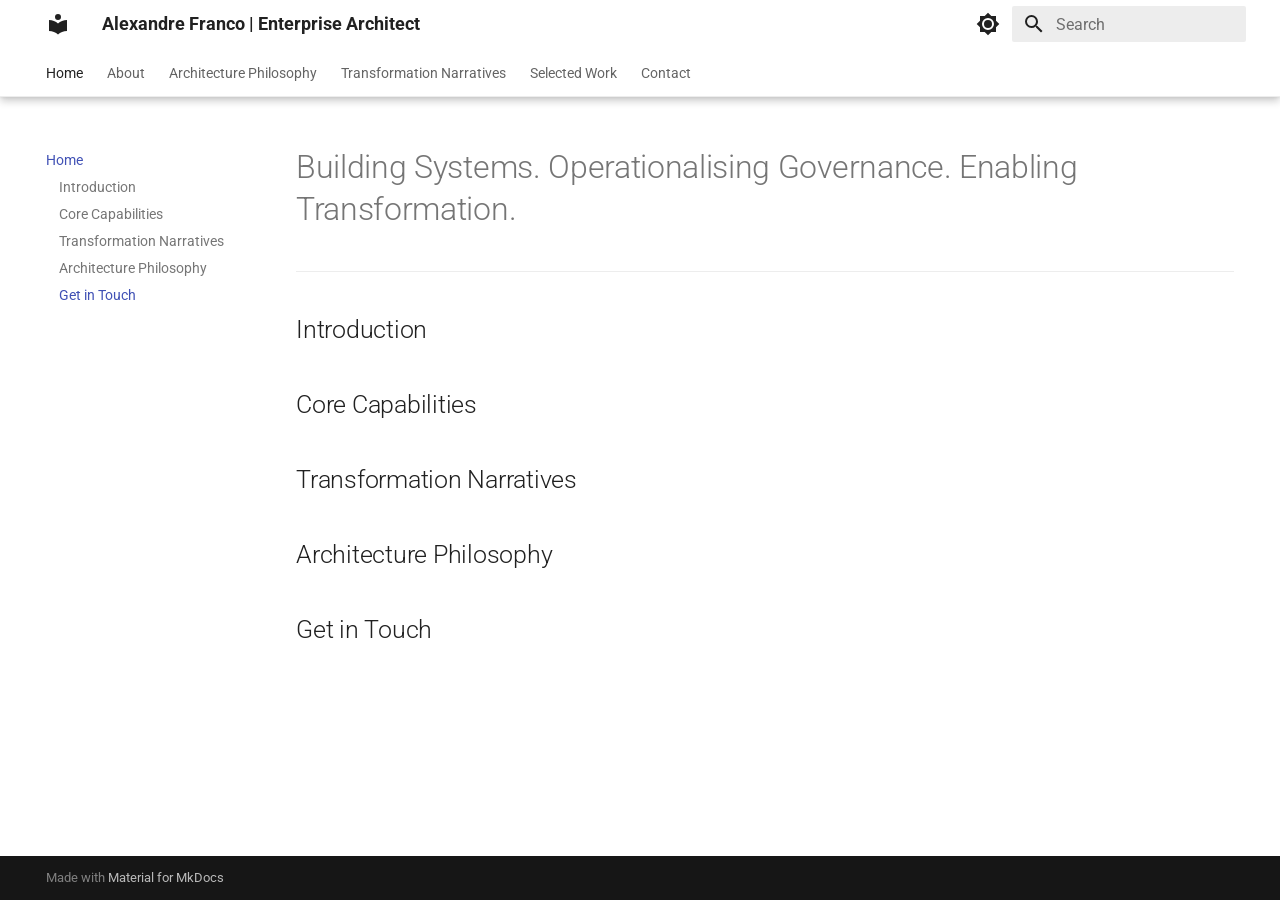
<file: index.html>
<!doctype html>
<html lang="en" class="no-js">
  <head>
    
      <meta charset="utf-8">
      <meta name="viewport" content="width=device-width,initial-scale=1">
      
        <meta name="description" content="Enterprise Architecture, Systems Thinking, and Governance Operationalisation">
      
      
        <meta name="author" content="Alexandre Franco">
      
      
        <link rel="canonical" href="https://avfranco-br.github.io/portfolio/">
      
      
      
        <link rel="next" href="about/">
      
      
        
      
      
      <link rel="icon" href="assets/images/favicon.png">
      <meta name="generator" content="mkdocs-1.6.1, mkdocs-material-9.7.6">
    
    
      
        <title>Alexandre Franco | Enterprise Architect</title>
      
    
    
      <link rel="stylesheet" href="assets/stylesheets/main.484c7ddc.min.css">
      
        
        <link rel="stylesheet" href="assets/stylesheets/palette.ab4e12ef.min.css">
      
      


    
    
      
    
    
      
        
        
        <link rel="preconnect" href="https://fonts.gstatic.com" crossorigin>
        <link rel="stylesheet" href="https://fonts.googleapis.com/css?family=Roboto:300,300i,400,400i,700,700i%7CRoboto+Mono:400,400i,700,700i&display=fallback">
        <style>:root{--md-text-font:"Roboto";--md-code-font:"Roboto Mono"}</style>
      
    
    
    <script>__md_scope=new URL(".",location),__md_hash=e=>[...e].reduce(((e,_)=>(e<<5)-e+_.charCodeAt(0)),0),__md_get=(e,_=localStorage,t=__md_scope)=>JSON.parse(_.getItem(t.pathname+"."+e)),__md_set=(e,_,t=localStorage,a=__md_scope)=>{try{t.setItem(a.pathname+"."+e,JSON.stringify(_))}catch(e){}}</script>
    
      

    
    
  </head>
  
  
    
    
      
    
    
    
    
    <body dir="ltr" data-md-color-scheme="default" data-md-color-primary="white" data-md-color-accent="indigo">
  
    
    <input class="md-toggle" data-md-toggle="drawer" type="checkbox" id="__drawer" autocomplete="off">
    <input class="md-toggle" data-md-toggle="search" type="checkbox" id="__search" autocomplete="off">
    <label class="md-overlay" for="__drawer"></label>
    <div data-md-component="skip">
      
        
        <a href="#building-systems-operationalising-governance-enabling-transformation" class="md-skip">
          Skip to content
        </a>
      
    </div>
    <div data-md-component="announce">
      
    </div>
    
    
      

  

<header class="md-header md-header--shadow md-header--lifted" data-md-component="header">
  <nav class="md-header__inner md-grid" aria-label="Header">
    <a href="." title="Alexandre Franco | Enterprise Architect" class="md-header__button md-logo" aria-label="Alexandre Franco | Enterprise Architect" data-md-component="logo">
      
  
  <svg xmlns="http://www.w3.org/2000/svg" viewBox="0 0 24 24"><path d="M12 8a3 3 0 0 0 3-3 3 3 0 0 0-3-3 3 3 0 0 0-3 3 3 3 0 0 0 3 3m0 3.54C9.64 9.35 6.5 8 3 8v11c3.5 0 6.64 1.35 9 3.54 2.36-2.19 5.5-3.54 9-3.54V8c-3.5 0-6.64 1.35-9 3.54"/></svg>

    </a>
    <label class="md-header__button md-icon" for="__drawer">
      
      <svg xmlns="http://www.w3.org/2000/svg" viewBox="0 0 24 24"><path d="M3 6h18v2H3zm0 5h18v2H3zm0 5h18v2H3z"/></svg>
    </label>
    <div class="md-header__title" data-md-component="header-title">
      <div class="md-header__ellipsis">
        <div class="md-header__topic">
          <span class="md-ellipsis">
            Alexandre Franco | Enterprise Architect
          </span>
        </div>
        <div class="md-header__topic" data-md-component="header-topic">
          <span class="md-ellipsis">
            
              Home
            
          </span>
        </div>
      </div>
    </div>
    
      
        <form class="md-header__option" data-md-component="palette">
  
    
    
    
    <input class="md-option" data-md-color-media="(prefers-color-scheme: light)" data-md-color-scheme="default" data-md-color-primary="white" data-md-color-accent="indigo"  aria-label="Switch to dark mode"  type="radio" name="__palette" id="__palette_0">
    
      <label class="md-header__button md-icon" title="Switch to dark mode" for="__palette_1" hidden>
        <svg xmlns="http://www.w3.org/2000/svg" viewBox="0 0 24 24"><path d="M12 8a4 4 0 0 0-4 4 4 4 0 0 0 4 4 4 4 0 0 0 4-4 4 4 0 0 0-4-4m0 10a6 6 0 0 1-6-6 6 6 0 0 1 6-6 6 6 0 0 1 6 6 6 6 0 0 1-6 6m8-9.31V4h-4.69L12 .69 8.69 4H4v4.69L.69 12 4 15.31V20h4.69L12 23.31 15.31 20H20v-4.69L23.31 12z"/></svg>
      </label>
    
  
    
    
    
    <input class="md-option" data-md-color-media="(prefers-color-scheme: dark)" data-md-color-scheme="slate" data-md-color-primary="black" data-md-color-accent="indigo"  aria-label="Switch to light mode"  type="radio" name="__palette" id="__palette_1">
    
      <label class="md-header__button md-icon" title="Switch to light mode" for="__palette_0" hidden>
        <svg xmlns="http://www.w3.org/2000/svg" viewBox="0 0 24 24"><path d="M12 18c-.89 0-1.74-.2-2.5-.55C11.56 16.5 13 14.42 13 12s-1.44-4.5-3.5-5.45C10.26 6.2 11.11 6 12 6a6 6 0 0 1 6 6 6 6 0 0 1-6 6m8-9.31V4h-4.69L12 .69 8.69 4H4v4.69L.69 12 4 15.31V20h4.69L12 23.31 15.31 20H20v-4.69L23.31 12z"/></svg>
      </label>
    
  
</form>
      
    
    
      <script>var palette=__md_get("__palette");if(palette&&palette.color){if("(prefers-color-scheme)"===palette.color.media){var media=matchMedia("(prefers-color-scheme: light)"),input=document.querySelector(media.matches?"[data-md-color-media='(prefers-color-scheme: light)']":"[data-md-color-media='(prefers-color-scheme: dark)']");palette.color.media=input.getAttribute("data-md-color-media"),palette.color.scheme=input.getAttribute("data-md-color-scheme"),palette.color.primary=input.getAttribute("data-md-color-primary"),palette.color.accent=input.getAttribute("data-md-color-accent")}for(var[key,value]of Object.entries(palette.color))document.body.setAttribute("data-md-color-"+key,value)}</script>
    
    
    
      
      
        <label class="md-header__button md-icon" for="__search">
          
          <svg xmlns="http://www.w3.org/2000/svg" viewBox="0 0 24 24"><path d="M9.5 3A6.5 6.5 0 0 1 16 9.5c0 1.61-.59 3.09-1.56 4.23l.27.27h.79l5 5-1.5 1.5-5-5v-.79l-.27-.27A6.52 6.52 0 0 1 9.5 16 6.5 6.5 0 0 1 3 9.5 6.5 6.5 0 0 1 9.5 3m0 2C7 5 5 7 5 9.5S7 14 9.5 14 14 12 14 9.5 12 5 9.5 5"/></svg>
        </label>
        <div class="md-search" data-md-component="search" role="dialog">
  <label class="md-search__overlay" for="__search"></label>
  <div class="md-search__inner" role="search">
    <form class="md-search__form" name="search">
      <input type="text" class="md-search__input" name="query" aria-label="Search" placeholder="Search" autocapitalize="off" autocorrect="off" autocomplete="off" spellcheck="false" data-md-component="search-query" required>
      <label class="md-search__icon md-icon" for="__search">
        
        <svg xmlns="http://www.w3.org/2000/svg" viewBox="0 0 24 24"><path d="M9.5 3A6.5 6.5 0 0 1 16 9.5c0 1.61-.59 3.09-1.56 4.23l.27.27h.79l5 5-1.5 1.5-5-5v-.79l-.27-.27A6.52 6.52 0 0 1 9.5 16 6.5 6.5 0 0 1 3 9.5 6.5 6.5 0 0 1 9.5 3m0 2C7 5 5 7 5 9.5S7 14 9.5 14 14 12 14 9.5 12 5 9.5 5"/></svg>
        
        <svg xmlns="http://www.w3.org/2000/svg" viewBox="0 0 24 24"><path d="M20 11v2H8l5.5 5.5-1.42 1.42L4.16 12l7.92-7.92L13.5 5.5 8 11z"/></svg>
      </label>
      <nav class="md-search__options" aria-label="Search">
        
        <button type="reset" class="md-search__icon md-icon" title="Clear" aria-label="Clear" tabindex="-1">
          
          <svg xmlns="http://www.w3.org/2000/svg" viewBox="0 0 24 24"><path d="M19 6.41 17.59 5 12 10.59 6.41 5 5 6.41 10.59 12 5 17.59 6.41 19 12 13.41 17.59 19 19 17.59 13.41 12z"/></svg>
        </button>
      </nav>
      
        <div class="md-search__suggest" data-md-component="search-suggest"></div>
      
    </form>
    <div class="md-search__output">
      <div class="md-search__scrollwrap" tabindex="0" data-md-scrollfix>
        <div class="md-search-result" data-md-component="search-result">
          <div class="md-search-result__meta">
            Initializing search
          </div>
          <ol class="md-search-result__list" role="presentation"></ol>
        </div>
      </div>
    </div>
  </div>
</div>
      
    
    
  </nav>
  
    
      
<nav class="md-tabs" aria-label="Tabs" data-md-component="tabs">
  <div class="md-grid">
    <ul class="md-tabs__list">
      
        
  
  
  
    
  
  
    <li class="md-tabs__item md-tabs__item--active">
      <a href="." class="md-tabs__link">
        
  
  
    
  
  Home

      </a>
    </li>
  

      
        
  
  
  
  
    <li class="md-tabs__item">
      <a href="about/" class="md-tabs__link">
        
  
  
    
  
  About

      </a>
    </li>
  

      
        
  
  
  
  
    <li class="md-tabs__item">
      <a href="philosophy/" class="md-tabs__link">
        
  
  
    
  
  Architecture Philosophy

      </a>
    </li>
  

      
        
  
  
  
  
    
    
      <li class="md-tabs__item">
        <a href="narratives/cas/" class="md-tabs__link">
          
  
  
  Transformation Narratives

        </a>
      </li>
    
  

      
        
  
  
  
  
    <li class="md-tabs__item">
      <a href="selected-work/" class="md-tabs__link">
        
  
  
    
  
  Selected Work

      </a>
    </li>
  

      
        
  
  
  
  
    <li class="md-tabs__item">
      <a href="contact/" class="md-tabs__link">
        
  
  
    
  
  Contact

      </a>
    </li>
  

      
    </ul>
  </div>
</nav>
    
  
</header>
    
    <div class="md-container" data-md-component="container">
      
      
        
      
      <main class="md-main" data-md-component="main">
        <div class="md-main__inner md-grid">
          
            
              
              <div class="md-sidebar md-sidebar--primary" data-md-component="sidebar" data-md-type="navigation" >
                <div class="md-sidebar__scrollwrap">
                  <div class="md-sidebar__inner">
                    


  


  

<nav class="md-nav md-nav--primary md-nav--lifted md-nav--integrated" aria-label="Navigation" data-md-level="0">
  <label class="md-nav__title" for="__drawer">
    <a href="." title="Alexandre Franco | Enterprise Architect" class="md-nav__button md-logo" aria-label="Alexandre Franco | Enterprise Architect" data-md-component="logo">
      
  
  <svg xmlns="http://www.w3.org/2000/svg" viewBox="0 0 24 24"><path d="M12 8a3 3 0 0 0 3-3 3 3 0 0 0-3-3 3 3 0 0 0-3 3 3 3 0 0 0 3 3m0 3.54C9.64 9.35 6.5 8 3 8v11c3.5 0 6.64 1.35 9 3.54 2.36-2.19 5.5-3.54 9-3.54V8c-3.5 0-6.64 1.35-9 3.54"/></svg>

    </a>
    Alexandre Franco | Enterprise Architect
  </label>
  
  <ul class="md-nav__list" data-md-scrollfix>
    
      
      
  
  
    
  
  
  
    <li class="md-nav__item md-nav__item--active">
      
      <input class="md-nav__toggle md-toggle" type="checkbox" id="__toc">
      
      
        
      
      
        <label class="md-nav__link md-nav__link--active" for="__toc">
          
  
  
  <span class="md-ellipsis">
    
  
    Home
  

    
  </span>
  
  

          <span class="md-nav__icon md-icon"></span>
        </label>
      
      <a href="." class="md-nav__link md-nav__link--active">
        
  
  
  <span class="md-ellipsis">
    
  
    Home
  

    
  </span>
  
  

      </a>
      
        

<nav class="md-nav md-nav--secondary" aria-label="Table of contents">
  
  
  
    
  
  
    <label class="md-nav__title" for="__toc">
      <span class="md-nav__icon md-icon"></span>
      Table of contents
    </label>
    <ul class="md-nav__list" data-md-component="toc" data-md-scrollfix>
      
        <li class="md-nav__item">
  <a href="#introduction" class="md-nav__link">
    <span class="md-ellipsis">
      
        Introduction
      
    </span>
  </a>
  
</li>
      
        <li class="md-nav__item">
  <a href="#core-capabilities" class="md-nav__link">
    <span class="md-ellipsis">
      
        Core Capabilities
      
    </span>
  </a>
  
</li>
      
        <li class="md-nav__item">
  <a href="#transformation-narratives" class="md-nav__link">
    <span class="md-ellipsis">
      
        Transformation Narratives
      
    </span>
  </a>
  
</li>
      
        <li class="md-nav__item">
  <a href="#architecture-philosophy" class="md-nav__link">
    <span class="md-ellipsis">
      
        Architecture Philosophy
      
    </span>
  </a>
  
</li>
      
        <li class="md-nav__item">
  <a href="#get-in-touch" class="md-nav__link">
    <span class="md-ellipsis">
      
        Get in Touch
      
    </span>
  </a>
  
</li>
      
    </ul>
  
</nav>
      
    </li>
  

    
      
      
  
  
  
  
    <li class="md-nav__item">
      <a href="about/" class="md-nav__link">
        
  
  
  <span class="md-ellipsis">
    
  
    About
  

    
  </span>
  
  

      </a>
    </li>
  

    
      
      
  
  
  
  
    <li class="md-nav__item">
      <a href="philosophy/" class="md-nav__link">
        
  
  
  <span class="md-ellipsis">
    
  
    Architecture Philosophy
  

    
  </span>
  
  

      </a>
    </li>
  

    
      
      
  
  
  
  
    
    
    
    
      
      
        
      
    
    
    <li class="md-nav__item md-nav__item--nested">
      
        
        
        <input class="md-nav__toggle md-toggle " type="checkbox" id="__nav_4" >
        
          
          <label class="md-nav__link" for="__nav_4" id="__nav_4_label" tabindex="0">
            
  
  
  <span class="md-ellipsis">
    
  
    Transformation Narratives
  

    
  </span>
  
  

            <span class="md-nav__icon md-icon"></span>
          </label>
        
        <nav class="md-nav" data-md-level="1" aria-labelledby="__nav_4_label" aria-expanded="false">
          <label class="md-nav__title" for="__nav_4">
            <span class="md-nav__icon md-icon"></span>
            
  
    Transformation Narratives
  

          </label>
          <ul class="md-nav__list" data-md-scrollfix>
            
              
                
  
  
  
  
    <li class="md-nav__item">
      <a href="narratives/cas/" class="md-nav__link">
        
  
  
  <span class="md-ellipsis">
    
  
    Continuous Architecture System (CAS)
  

    
  </span>
  
  

      </a>
    </li>
  

              
            
              
                
  
  
  
  
    <li class="md-nav__item">
      <a href="narratives/rai/" class="md-nav__link">
        
  
  
  <span class="md-ellipsis">
    
  
    Governance-Oriented AI (RAI)
  

    
  </span>
  
  

      </a>
    </li>
  

              
            
              
                
  
  
  
  
    <li class="md-nav__item">
      <a href="narratives/ea4all/" class="md-nav__link">
        
  
  
  <span class="md-ellipsis">
    
  
    EA4All / Architecture Visibility
  

    
  </span>
  
  

      </a>
    </li>
  

              
            
          </ul>
        </nav>
      
    </li>
  

    
      
      
  
  
  
  
    <li class="md-nav__item">
      <a href="selected-work/" class="md-nav__link">
        
  
  
  <span class="md-ellipsis">
    
  
    Selected Work
  

    
  </span>
  
  

      </a>
    </li>
  

    
      
      
  
  
  
  
    <li class="md-nav__item">
      <a href="contact/" class="md-nav__link">
        
  
  
  <span class="md-ellipsis">
    
  
    Contact
  

    
  </span>
  
  

      </a>
    </li>
  

    
  </ul>
</nav>
                  </div>
                </div>
              </div>
            
            
          
          
            <div class="md-content" data-md-component="content">
              
              <article class="md-content__inner md-typeset">
                
                  



<h1 id="building-systems-operationalising-governance-enabling-transformation">Building Systems. Operationalising Governance. Enabling Transformation.<a class="headerlink" href="#building-systems-operationalising-governance-enabling-transformation" title="Permanent link">&para;</a></h1>
<hr />
<h2 id="introduction">Introduction<a class="headerlink" href="#introduction" title="Permanent link">&para;</a></h2>
<!-- Placeholder: Brief 2-3 sentence executive summary of my role, focusing on connecting business strategy to technical execution via systems thinking and governance. -->

<h2 id="core-capabilities">Core Capabilities<a class="headerlink" href="#core-capabilities" title="Permanent link">&para;</a></h2>
<!-- Placeholder: Bulleted list or a clean grid outlining key strengths:
- Enterprise Architecture & Systems Thinking
- Governance Operationalisation
- AI Systems & RAI Frameworks
- Technical Strategy & Alignment
-->

<h2 id="transformation-narratives">Transformation Narratives<a class="headerlink" href="#transformation-narratives" title="Permanent link">&para;</a></h2>
<!-- Placeholder: Links to the core narratives.
- [Continuous Architecture System (CAS)](narratives/cas.md)
- [Governance-Oriented AI (RAI)](narratives/rai.md)
- [EA4All / Architecture Visibility](narratives/ea4all.md)
-->

<h2 id="architecture-philosophy">Architecture Philosophy<a class="headerlink" href="#architecture-philosophy" title="Permanent link">&para;</a></h2>
<!-- Placeholder: A single paragraph summarising the philosophy, linking to the full Philosophy page. -->

<h2 id="get-in-touch">Get in Touch<a class="headerlink" href="#get-in-touch" title="Permanent link">&para;</a></h2>
<!-- Placeholder: Link to Contact page or direct professional links (LinkedIn). -->












                
              </article>
            </div>
          
          
<script>var target=document.getElementById(location.hash.slice(1));target&&target.name&&(target.checked=target.name.startsWith("__tabbed_"))</script>
        </div>
        
          <button type="button" class="md-top md-icon" data-md-component="top" hidden>
  
  <svg xmlns="http://www.w3.org/2000/svg" viewBox="0 0 24 24"><path d="M13 20h-2V8l-5.5 5.5-1.42-1.42L12 4.16l7.92 7.92-1.42 1.42L13 8z"/></svg>
  Back to top
</button>
        
      </main>
      
        <footer class="md-footer">
  
  <div class="md-footer-meta md-typeset">
    <div class="md-footer-meta__inner md-grid">
      <div class="md-copyright">
  
  
    Made with
    <a href="https://squidfunk.github.io/mkdocs-material/" target="_blank" rel="noopener">
      Material for MkDocs
    </a>
  
</div>
      
    </div>
  </div>
</footer>
      
    </div>
    <div class="md-dialog" data-md-component="dialog">
      <div class="md-dialog__inner md-typeset"></div>
    </div>
    
    
    
      
      
      <script id="__config" type="application/json">{"annotate": null, "base": ".", "features": ["navigation.tabs", "navigation.tabs.sticky", "navigation.sections", "navigation.top", "search.suggest", "search.highlight", "toc.integrate"], "search": "assets/javascripts/workers/search.2c215733.min.js", "tags": null, "translations": {"clipboard.copied": "Copied to clipboard", "clipboard.copy": "Copy to clipboard", "search.result.more.one": "1 more on this page", "search.result.more.other": "# more on this page", "search.result.none": "No matching documents", "search.result.one": "1 matching document", "search.result.other": "# matching documents", "search.result.placeholder": "Type to start searching", "search.result.term.missing": "Missing", "select.version": "Select version"}, "version": null}</script>
    
    
      <script src="assets/javascripts/bundle.79ae519e.min.js"></script>
      
    
  </body>
</html>
</file>
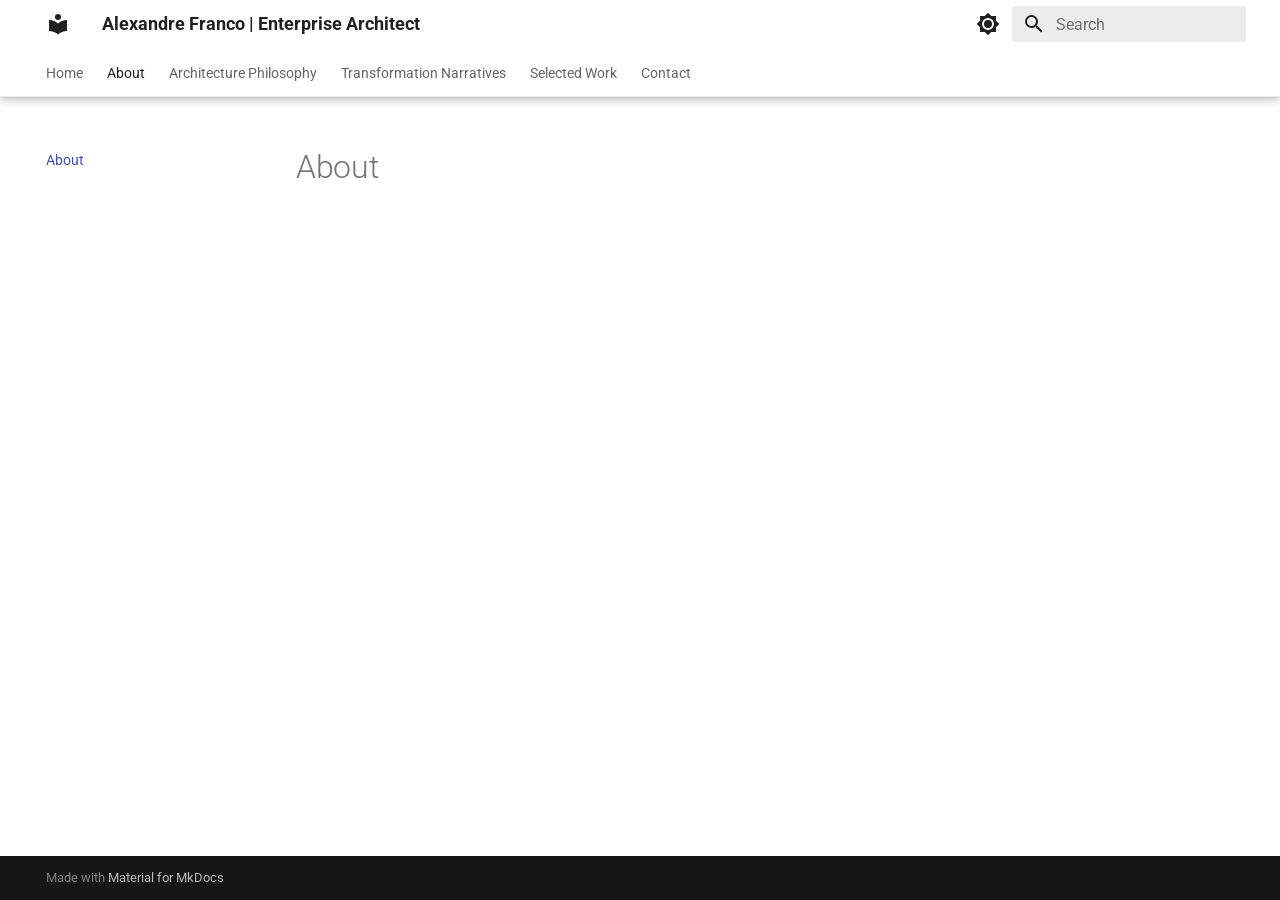
<file: about/index.html>
<!doctype html>
<html lang="en" class="no-js">
  <head>
    
      <meta charset="utf-8">
      <meta name="viewport" content="width=device-width,initial-scale=1">
      
        <meta name="description" content="Enterprise Architecture, Systems Thinking, and Governance Operationalisation">
      
      
        <meta name="author" content="Alexandre Franco">
      
      
        <link rel="canonical" href="https://avfranco-br.github.io/portfolio/about/">
      
      
        <link rel="prev" href="..">
      
      
        <link rel="next" href="../philosophy/">
      
      
        
      
      
      <link rel="icon" href="../assets/images/favicon.png">
      <meta name="generator" content="mkdocs-1.6.1, mkdocs-material-9.7.6">
    
    
      
        <title>About - Alexandre Franco | Enterprise Architect</title>
      
    
    
      <link rel="stylesheet" href="../assets/stylesheets/main.484c7ddc.min.css">
      
        
        <link rel="stylesheet" href="../assets/stylesheets/palette.ab4e12ef.min.css">
      
      


    
    
      
    
    
      
        
        
        <link rel="preconnect" href="https://fonts.gstatic.com" crossorigin>
        <link rel="stylesheet" href="https://fonts.googleapis.com/css?family=Roboto:300,300i,400,400i,700,700i%7CRoboto+Mono:400,400i,700,700i&display=fallback">
        <style>:root{--md-text-font:"Roboto";--md-code-font:"Roboto Mono"}</style>
      
    
    
    <script>__md_scope=new URL("..",location),__md_hash=e=>[...e].reduce(((e,_)=>(e<<5)-e+_.charCodeAt(0)),0),__md_get=(e,_=localStorage,t=__md_scope)=>JSON.parse(_.getItem(t.pathname+"."+e)),__md_set=(e,_,t=localStorage,a=__md_scope)=>{try{t.setItem(a.pathname+"."+e,JSON.stringify(_))}catch(e){}}</script>
    
      

    
    
  </head>
  
  
    
    
      
    
    
    
    
    <body dir="ltr" data-md-color-scheme="default" data-md-color-primary="white" data-md-color-accent="indigo">
  
    
    <input class="md-toggle" data-md-toggle="drawer" type="checkbox" id="__drawer" autocomplete="off">
    <input class="md-toggle" data-md-toggle="search" type="checkbox" id="__search" autocomplete="off">
    <label class="md-overlay" for="__drawer"></label>
    <div data-md-component="skip">
      
    </div>
    <div data-md-component="announce">
      
    </div>
    
    
      

  

<header class="md-header md-header--shadow md-header--lifted" data-md-component="header">
  <nav class="md-header__inner md-grid" aria-label="Header">
    <a href=".." title="Alexandre Franco | Enterprise Architect" class="md-header__button md-logo" aria-label="Alexandre Franco | Enterprise Architect" data-md-component="logo">
      
  
  <svg xmlns="http://www.w3.org/2000/svg" viewBox="0 0 24 24"><path d="M12 8a3 3 0 0 0 3-3 3 3 0 0 0-3-3 3 3 0 0 0-3 3 3 3 0 0 0 3 3m0 3.54C9.64 9.35 6.5 8 3 8v11c3.5 0 6.64 1.35 9 3.54 2.36-2.19 5.5-3.54 9-3.54V8c-3.5 0-6.64 1.35-9 3.54"/></svg>

    </a>
    <label class="md-header__button md-icon" for="__drawer">
      
      <svg xmlns="http://www.w3.org/2000/svg" viewBox="0 0 24 24"><path d="M3 6h18v2H3zm0 5h18v2H3zm0 5h18v2H3z"/></svg>
    </label>
    <div class="md-header__title" data-md-component="header-title">
      <div class="md-header__ellipsis">
        <div class="md-header__topic">
          <span class="md-ellipsis">
            Alexandre Franco | Enterprise Architect
          </span>
        </div>
        <div class="md-header__topic" data-md-component="header-topic">
          <span class="md-ellipsis">
            
              About
            
          </span>
        </div>
      </div>
    </div>
    
      
        <form class="md-header__option" data-md-component="palette">
  
    
    
    
    <input class="md-option" data-md-color-media="(prefers-color-scheme: light)" data-md-color-scheme="default" data-md-color-primary="white" data-md-color-accent="indigo"  aria-label="Switch to dark mode"  type="radio" name="__palette" id="__palette_0">
    
      <label class="md-header__button md-icon" title="Switch to dark mode" for="__palette_1" hidden>
        <svg xmlns="http://www.w3.org/2000/svg" viewBox="0 0 24 24"><path d="M12 8a4 4 0 0 0-4 4 4 4 0 0 0 4 4 4 4 0 0 0 4-4 4 4 0 0 0-4-4m0 10a6 6 0 0 1-6-6 6 6 0 0 1 6-6 6 6 0 0 1 6 6 6 6 0 0 1-6 6m8-9.31V4h-4.69L12 .69 8.69 4H4v4.69L.69 12 4 15.31V20h4.69L12 23.31 15.31 20H20v-4.69L23.31 12z"/></svg>
      </label>
    
  
    
    
    
    <input class="md-option" data-md-color-media="(prefers-color-scheme: dark)" data-md-color-scheme="slate" data-md-color-primary="black" data-md-color-accent="indigo"  aria-label="Switch to light mode"  type="radio" name="__palette" id="__palette_1">
    
      <label class="md-header__button md-icon" title="Switch to light mode" for="__palette_0" hidden>
        <svg xmlns="http://www.w3.org/2000/svg" viewBox="0 0 24 24"><path d="M12 18c-.89 0-1.74-.2-2.5-.55C11.56 16.5 13 14.42 13 12s-1.44-4.5-3.5-5.45C10.26 6.2 11.11 6 12 6a6 6 0 0 1 6 6 6 6 0 0 1-6 6m8-9.31V4h-4.69L12 .69 8.69 4H4v4.69L.69 12 4 15.31V20h4.69L12 23.31 15.31 20H20v-4.69L23.31 12z"/></svg>
      </label>
    
  
</form>
      
    
    
      <script>var palette=__md_get("__palette");if(palette&&palette.color){if("(prefers-color-scheme)"===palette.color.media){var media=matchMedia("(prefers-color-scheme: light)"),input=document.querySelector(media.matches?"[data-md-color-media='(prefers-color-scheme: light)']":"[data-md-color-media='(prefers-color-scheme: dark)']");palette.color.media=input.getAttribute("data-md-color-media"),palette.color.scheme=input.getAttribute("data-md-color-scheme"),palette.color.primary=input.getAttribute("data-md-color-primary"),palette.color.accent=input.getAttribute("data-md-color-accent")}for(var[key,value]of Object.entries(palette.color))document.body.setAttribute("data-md-color-"+key,value)}</script>
    
    
    
      
      
        <label class="md-header__button md-icon" for="__search">
          
          <svg xmlns="http://www.w3.org/2000/svg" viewBox="0 0 24 24"><path d="M9.5 3A6.5 6.5 0 0 1 16 9.5c0 1.61-.59 3.09-1.56 4.23l.27.27h.79l5 5-1.5 1.5-5-5v-.79l-.27-.27A6.52 6.52 0 0 1 9.5 16 6.5 6.5 0 0 1 3 9.5 6.5 6.5 0 0 1 9.5 3m0 2C7 5 5 7 5 9.5S7 14 9.5 14 14 12 14 9.5 12 5 9.5 5"/></svg>
        </label>
        <div class="md-search" data-md-component="search" role="dialog">
  <label class="md-search__overlay" for="__search"></label>
  <div class="md-search__inner" role="search">
    <form class="md-search__form" name="search">
      <input type="text" class="md-search__input" name="query" aria-label="Search" placeholder="Search" autocapitalize="off" autocorrect="off" autocomplete="off" spellcheck="false" data-md-component="search-query" required>
      <label class="md-search__icon md-icon" for="__search">
        
        <svg xmlns="http://www.w3.org/2000/svg" viewBox="0 0 24 24"><path d="M9.5 3A6.5 6.5 0 0 1 16 9.5c0 1.61-.59 3.09-1.56 4.23l.27.27h.79l5 5-1.5 1.5-5-5v-.79l-.27-.27A6.52 6.52 0 0 1 9.5 16 6.5 6.5 0 0 1 3 9.5 6.5 6.5 0 0 1 9.5 3m0 2C7 5 5 7 5 9.5S7 14 9.5 14 14 12 14 9.5 12 5 9.5 5"/></svg>
        
        <svg xmlns="http://www.w3.org/2000/svg" viewBox="0 0 24 24"><path d="M20 11v2H8l5.5 5.5-1.42 1.42L4.16 12l7.92-7.92L13.5 5.5 8 11z"/></svg>
      </label>
      <nav class="md-search__options" aria-label="Search">
        
        <button type="reset" class="md-search__icon md-icon" title="Clear" aria-label="Clear" tabindex="-1">
          
          <svg xmlns="http://www.w3.org/2000/svg" viewBox="0 0 24 24"><path d="M19 6.41 17.59 5 12 10.59 6.41 5 5 6.41 10.59 12 5 17.59 6.41 19 12 13.41 17.59 19 19 17.59 13.41 12z"/></svg>
        </button>
      </nav>
      
        <div class="md-search__suggest" data-md-component="search-suggest"></div>
      
    </form>
    <div class="md-search__output">
      <div class="md-search__scrollwrap" tabindex="0" data-md-scrollfix>
        <div class="md-search-result" data-md-component="search-result">
          <div class="md-search-result__meta">
            Initializing search
          </div>
          <ol class="md-search-result__list" role="presentation"></ol>
        </div>
      </div>
    </div>
  </div>
</div>
      
    
    
  </nav>
  
    
      
<nav class="md-tabs" aria-label="Tabs" data-md-component="tabs">
  <div class="md-grid">
    <ul class="md-tabs__list">
      
        
  
  
  
  
    <li class="md-tabs__item">
      <a href=".." class="md-tabs__link">
        
  
  
    
  
  Home

      </a>
    </li>
  

      
        
  
  
  
    
  
  
    <li class="md-tabs__item md-tabs__item--active">
      <a href="./" class="md-tabs__link">
        
  
  
    
  
  About

      </a>
    </li>
  

      
        
  
  
  
  
    <li class="md-tabs__item">
      <a href="../philosophy/" class="md-tabs__link">
        
  
  
    
  
  Architecture Philosophy

      </a>
    </li>
  

      
        
  
  
  
  
    
    
      <li class="md-tabs__item">
        <a href="../narratives/cas/" class="md-tabs__link">
          
  
  
  Transformation Narratives

        </a>
      </li>
    
  

      
        
  
  
  
  
    <li class="md-tabs__item">
      <a href="../selected-work/" class="md-tabs__link">
        
  
  
    
  
  Selected Work

      </a>
    </li>
  

      
        
  
  
  
  
    <li class="md-tabs__item">
      <a href="../contact/" class="md-tabs__link">
        
  
  
    
  
  Contact

      </a>
    </li>
  

      
    </ul>
  </div>
</nav>
    
  
</header>
    
    <div class="md-container" data-md-component="container">
      
      
        
      
      <main class="md-main" data-md-component="main">
        <div class="md-main__inner md-grid">
          
            
              
              <div class="md-sidebar md-sidebar--primary" data-md-component="sidebar" data-md-type="navigation" >
                <div class="md-sidebar__scrollwrap">
                  <div class="md-sidebar__inner">
                    


  


  

<nav class="md-nav md-nav--primary md-nav--lifted md-nav--integrated" aria-label="Navigation" data-md-level="0">
  <label class="md-nav__title" for="__drawer">
    <a href=".." title="Alexandre Franco | Enterprise Architect" class="md-nav__button md-logo" aria-label="Alexandre Franco | Enterprise Architect" data-md-component="logo">
      
  
  <svg xmlns="http://www.w3.org/2000/svg" viewBox="0 0 24 24"><path d="M12 8a3 3 0 0 0 3-3 3 3 0 0 0-3-3 3 3 0 0 0-3 3 3 3 0 0 0 3 3m0 3.54C9.64 9.35 6.5 8 3 8v11c3.5 0 6.64 1.35 9 3.54 2.36-2.19 5.5-3.54 9-3.54V8c-3.5 0-6.64 1.35-9 3.54"/></svg>

    </a>
    Alexandre Franco | Enterprise Architect
  </label>
  
  <ul class="md-nav__list" data-md-scrollfix>
    
      
      
  
  
  
  
    <li class="md-nav__item">
      <a href=".." class="md-nav__link">
        
  
  
  <span class="md-ellipsis">
    
  
    Home
  

    
  </span>
  
  

      </a>
    </li>
  

    
      
      
  
  
    
  
  
  
    <li class="md-nav__item md-nav__item--active">
      
      <input class="md-nav__toggle md-toggle" type="checkbox" id="__toc">
      
      
      
      <a href="./" class="md-nav__link md-nav__link--active">
        
  
  
  <span class="md-ellipsis">
    
  
    About
  

    
  </span>
  
  

      </a>
      
    </li>
  

    
      
      
  
  
  
  
    <li class="md-nav__item">
      <a href="../philosophy/" class="md-nav__link">
        
  
  
  <span class="md-ellipsis">
    
  
    Architecture Philosophy
  

    
  </span>
  
  

      </a>
    </li>
  

    
      
      
  
  
  
  
    
    
    
    
      
      
        
      
    
    
    <li class="md-nav__item md-nav__item--nested">
      
        
        
        <input class="md-nav__toggle md-toggle " type="checkbox" id="__nav_4" >
        
          
          <label class="md-nav__link" for="__nav_4" id="__nav_4_label" tabindex="0">
            
  
  
  <span class="md-ellipsis">
    
  
    Transformation Narratives
  

    
  </span>
  
  

            <span class="md-nav__icon md-icon"></span>
          </label>
        
        <nav class="md-nav" data-md-level="1" aria-labelledby="__nav_4_label" aria-expanded="false">
          <label class="md-nav__title" for="__nav_4">
            <span class="md-nav__icon md-icon"></span>
            
  
    Transformation Narratives
  

          </label>
          <ul class="md-nav__list" data-md-scrollfix>
            
              
                
  
  
  
  
    <li class="md-nav__item">
      <a href="../narratives/cas/" class="md-nav__link">
        
  
  
  <span class="md-ellipsis">
    
  
    Continuous Architecture System (CAS)
  

    
  </span>
  
  

      </a>
    </li>
  

              
            
              
                
  
  
  
  
    <li class="md-nav__item">
      <a href="../narratives/rai/" class="md-nav__link">
        
  
  
  <span class="md-ellipsis">
    
  
    Governance-Oriented AI (RAI)
  

    
  </span>
  
  

      </a>
    </li>
  

              
            
              
                
  
  
  
  
    <li class="md-nav__item">
      <a href="../narratives/ea4all/" class="md-nav__link">
        
  
  
  <span class="md-ellipsis">
    
  
    EA4All / Architecture Visibility
  

    
  </span>
  
  

      </a>
    </li>
  

              
            
          </ul>
        </nav>
      
    </li>
  

    
      
      
  
  
  
  
    <li class="md-nav__item">
      <a href="../selected-work/" class="md-nav__link">
        
  
  
  <span class="md-ellipsis">
    
  
    Selected Work
  

    
  </span>
  
  

      </a>
    </li>
  

    
      
      
  
  
  
  
    <li class="md-nav__item">
      <a href="../contact/" class="md-nav__link">
        
  
  
  <span class="md-ellipsis">
    
  
    Contact
  

    
  </span>
  
  

      </a>
    </li>
  

    
  </ul>
</nav>
                  </div>
                </div>
              </div>
            
            
          
          
            <div class="md-content" data-md-component="content">
              
              <article class="md-content__inner md-typeset">
                
                  



  <h1>About</h1>














                
              </article>
            </div>
          
          
<script>var target=document.getElementById(location.hash.slice(1));target&&target.name&&(target.checked=target.name.startsWith("__tabbed_"))</script>
        </div>
        
          <button type="button" class="md-top md-icon" data-md-component="top" hidden>
  
  <svg xmlns="http://www.w3.org/2000/svg" viewBox="0 0 24 24"><path d="M13 20h-2V8l-5.5 5.5-1.42-1.42L12 4.16l7.92 7.92-1.42 1.42L13 8z"/></svg>
  Back to top
</button>
        
      </main>
      
        <footer class="md-footer">
  
  <div class="md-footer-meta md-typeset">
    <div class="md-footer-meta__inner md-grid">
      <div class="md-copyright">
  
  
    Made with
    <a href="https://squidfunk.github.io/mkdocs-material/" target="_blank" rel="noopener">
      Material for MkDocs
    </a>
  
</div>
      
    </div>
  </div>
</footer>
      
    </div>
    <div class="md-dialog" data-md-component="dialog">
      <div class="md-dialog__inner md-typeset"></div>
    </div>
    
    
    
      
      
      <script id="__config" type="application/json">{"annotate": null, "base": "..", "features": ["navigation.tabs", "navigation.tabs.sticky", "navigation.sections", "navigation.top", "search.suggest", "search.highlight", "toc.integrate"], "search": "../assets/javascripts/workers/search.2c215733.min.js", "tags": null, "translations": {"clipboard.copied": "Copied to clipboard", "clipboard.copy": "Copy to clipboard", "search.result.more.one": "1 more on this page", "search.result.more.other": "# more on this page", "search.result.none": "No matching documents", "search.result.one": "1 matching document", "search.result.other": "# matching documents", "search.result.placeholder": "Type to start searching", "search.result.term.missing": "Missing", "select.version": "Select version"}, "version": null}</script>
    
    
      <script src="../assets/javascripts/bundle.79ae519e.min.js"></script>
      
    
  </body>
</html>
</file>
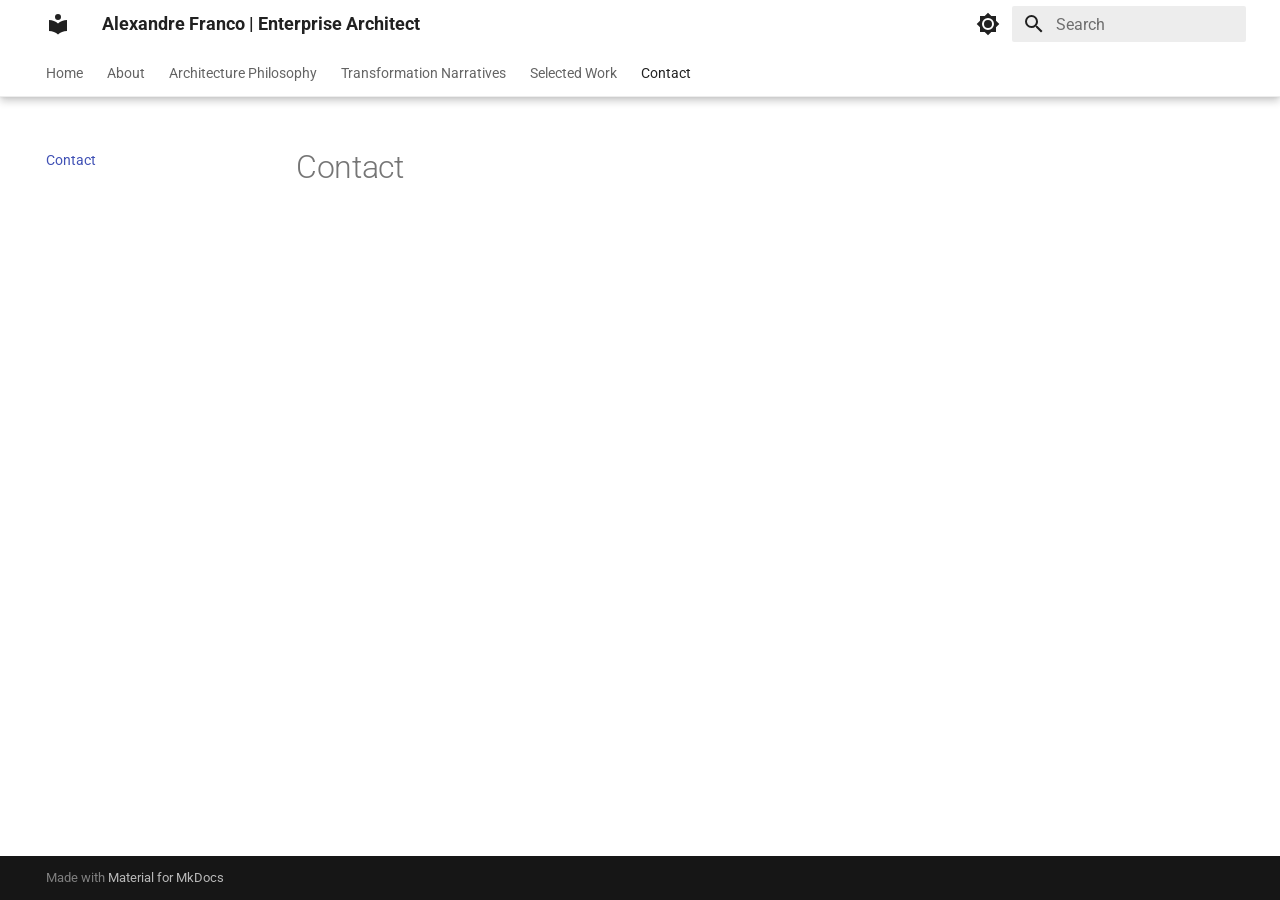
<file: contact/index.html>
<!doctype html>
<html lang="en" class="no-js">
  <head>
    
      <meta charset="utf-8">
      <meta name="viewport" content="width=device-width,initial-scale=1">
      
        <meta name="description" content="Enterprise Architecture, Systems Thinking, and Governance Operationalisation">
      
      
        <meta name="author" content="Alexandre Franco">
      
      
        <link rel="canonical" href="https://avfranco-br.github.io/portfolio/contact/">
      
      
        <link rel="prev" href="../selected-work/">
      
      
      
        
      
      
      <link rel="icon" href="../assets/images/favicon.png">
      <meta name="generator" content="mkdocs-1.6.1, mkdocs-material-9.7.6">
    
    
      
        <title>Contact - Alexandre Franco | Enterprise Architect</title>
      
    
    
      <link rel="stylesheet" href="../assets/stylesheets/main.484c7ddc.min.css">
      
        
        <link rel="stylesheet" href="../assets/stylesheets/palette.ab4e12ef.min.css">
      
      


    
    
      
    
    
      
        
        
        <link rel="preconnect" href="https://fonts.gstatic.com" crossorigin>
        <link rel="stylesheet" href="https://fonts.googleapis.com/css?family=Roboto:300,300i,400,400i,700,700i%7CRoboto+Mono:400,400i,700,700i&display=fallback">
        <style>:root{--md-text-font:"Roboto";--md-code-font:"Roboto Mono"}</style>
      
    
    
    <script>__md_scope=new URL("..",location),__md_hash=e=>[...e].reduce(((e,_)=>(e<<5)-e+_.charCodeAt(0)),0),__md_get=(e,_=localStorage,t=__md_scope)=>JSON.parse(_.getItem(t.pathname+"."+e)),__md_set=(e,_,t=localStorage,a=__md_scope)=>{try{t.setItem(a.pathname+"."+e,JSON.stringify(_))}catch(e){}}</script>
    
      

    
    
  </head>
  
  
    
    
      
    
    
    
    
    <body dir="ltr" data-md-color-scheme="default" data-md-color-primary="white" data-md-color-accent="indigo">
  
    
    <input class="md-toggle" data-md-toggle="drawer" type="checkbox" id="__drawer" autocomplete="off">
    <input class="md-toggle" data-md-toggle="search" type="checkbox" id="__search" autocomplete="off">
    <label class="md-overlay" for="__drawer"></label>
    <div data-md-component="skip">
      
    </div>
    <div data-md-component="announce">
      
    </div>
    
    
      

  

<header class="md-header md-header--shadow md-header--lifted" data-md-component="header">
  <nav class="md-header__inner md-grid" aria-label="Header">
    <a href=".." title="Alexandre Franco | Enterprise Architect" class="md-header__button md-logo" aria-label="Alexandre Franco | Enterprise Architect" data-md-component="logo">
      
  
  <svg xmlns="http://www.w3.org/2000/svg" viewBox="0 0 24 24"><path d="M12 8a3 3 0 0 0 3-3 3 3 0 0 0-3-3 3 3 0 0 0-3 3 3 3 0 0 0 3 3m0 3.54C9.64 9.35 6.5 8 3 8v11c3.5 0 6.64 1.35 9 3.54 2.36-2.19 5.5-3.54 9-3.54V8c-3.5 0-6.64 1.35-9 3.54"/></svg>

    </a>
    <label class="md-header__button md-icon" for="__drawer">
      
      <svg xmlns="http://www.w3.org/2000/svg" viewBox="0 0 24 24"><path d="M3 6h18v2H3zm0 5h18v2H3zm0 5h18v2H3z"/></svg>
    </label>
    <div class="md-header__title" data-md-component="header-title">
      <div class="md-header__ellipsis">
        <div class="md-header__topic">
          <span class="md-ellipsis">
            Alexandre Franco | Enterprise Architect
          </span>
        </div>
        <div class="md-header__topic" data-md-component="header-topic">
          <span class="md-ellipsis">
            
              Contact
            
          </span>
        </div>
      </div>
    </div>
    
      
        <form class="md-header__option" data-md-component="palette">
  
    
    
    
    <input class="md-option" data-md-color-media="(prefers-color-scheme: light)" data-md-color-scheme="default" data-md-color-primary="white" data-md-color-accent="indigo"  aria-label="Switch to dark mode"  type="radio" name="__palette" id="__palette_0">
    
      <label class="md-header__button md-icon" title="Switch to dark mode" for="__palette_1" hidden>
        <svg xmlns="http://www.w3.org/2000/svg" viewBox="0 0 24 24"><path d="M12 8a4 4 0 0 0-4 4 4 4 0 0 0 4 4 4 4 0 0 0 4-4 4 4 0 0 0-4-4m0 10a6 6 0 0 1-6-6 6 6 0 0 1 6-6 6 6 0 0 1 6 6 6 6 0 0 1-6 6m8-9.31V4h-4.69L12 .69 8.69 4H4v4.69L.69 12 4 15.31V20h4.69L12 23.31 15.31 20H20v-4.69L23.31 12z"/></svg>
      </label>
    
  
    
    
    
    <input class="md-option" data-md-color-media="(prefers-color-scheme: dark)" data-md-color-scheme="slate" data-md-color-primary="black" data-md-color-accent="indigo"  aria-label="Switch to light mode"  type="radio" name="__palette" id="__palette_1">
    
      <label class="md-header__button md-icon" title="Switch to light mode" for="__palette_0" hidden>
        <svg xmlns="http://www.w3.org/2000/svg" viewBox="0 0 24 24"><path d="M12 18c-.89 0-1.74-.2-2.5-.55C11.56 16.5 13 14.42 13 12s-1.44-4.5-3.5-5.45C10.26 6.2 11.11 6 12 6a6 6 0 0 1 6 6 6 6 0 0 1-6 6m8-9.31V4h-4.69L12 .69 8.69 4H4v4.69L.69 12 4 15.31V20h4.69L12 23.31 15.31 20H20v-4.69L23.31 12z"/></svg>
      </label>
    
  
</form>
      
    
    
      <script>var palette=__md_get("__palette");if(palette&&palette.color){if("(prefers-color-scheme)"===palette.color.media){var media=matchMedia("(prefers-color-scheme: light)"),input=document.querySelector(media.matches?"[data-md-color-media='(prefers-color-scheme: light)']":"[data-md-color-media='(prefers-color-scheme: dark)']");palette.color.media=input.getAttribute("data-md-color-media"),palette.color.scheme=input.getAttribute("data-md-color-scheme"),palette.color.primary=input.getAttribute("data-md-color-primary"),palette.color.accent=input.getAttribute("data-md-color-accent")}for(var[key,value]of Object.entries(palette.color))document.body.setAttribute("data-md-color-"+key,value)}</script>
    
    
    
      
      
        <label class="md-header__button md-icon" for="__search">
          
          <svg xmlns="http://www.w3.org/2000/svg" viewBox="0 0 24 24"><path d="M9.5 3A6.5 6.5 0 0 1 16 9.5c0 1.61-.59 3.09-1.56 4.23l.27.27h.79l5 5-1.5 1.5-5-5v-.79l-.27-.27A6.52 6.52 0 0 1 9.5 16 6.5 6.5 0 0 1 3 9.5 6.5 6.5 0 0 1 9.5 3m0 2C7 5 5 7 5 9.5S7 14 9.5 14 14 12 14 9.5 12 5 9.5 5"/></svg>
        </label>
        <div class="md-search" data-md-component="search" role="dialog">
  <label class="md-search__overlay" for="__search"></label>
  <div class="md-search__inner" role="search">
    <form class="md-search__form" name="search">
      <input type="text" class="md-search__input" name="query" aria-label="Search" placeholder="Search" autocapitalize="off" autocorrect="off" autocomplete="off" spellcheck="false" data-md-component="search-query" required>
      <label class="md-search__icon md-icon" for="__search">
        
        <svg xmlns="http://www.w3.org/2000/svg" viewBox="0 0 24 24"><path d="M9.5 3A6.5 6.5 0 0 1 16 9.5c0 1.61-.59 3.09-1.56 4.23l.27.27h.79l5 5-1.5 1.5-5-5v-.79l-.27-.27A6.52 6.52 0 0 1 9.5 16 6.5 6.5 0 0 1 3 9.5 6.5 6.5 0 0 1 9.5 3m0 2C7 5 5 7 5 9.5S7 14 9.5 14 14 12 14 9.5 12 5 9.5 5"/></svg>
        
        <svg xmlns="http://www.w3.org/2000/svg" viewBox="0 0 24 24"><path d="M20 11v2H8l5.5 5.5-1.42 1.42L4.16 12l7.92-7.92L13.5 5.5 8 11z"/></svg>
      </label>
      <nav class="md-search__options" aria-label="Search">
        
        <button type="reset" class="md-search__icon md-icon" title="Clear" aria-label="Clear" tabindex="-1">
          
          <svg xmlns="http://www.w3.org/2000/svg" viewBox="0 0 24 24"><path d="M19 6.41 17.59 5 12 10.59 6.41 5 5 6.41 10.59 12 5 17.59 6.41 19 12 13.41 17.59 19 19 17.59 13.41 12z"/></svg>
        </button>
      </nav>
      
        <div class="md-search__suggest" data-md-component="search-suggest"></div>
      
    </form>
    <div class="md-search__output">
      <div class="md-search__scrollwrap" tabindex="0" data-md-scrollfix>
        <div class="md-search-result" data-md-component="search-result">
          <div class="md-search-result__meta">
            Initializing search
          </div>
          <ol class="md-search-result__list" role="presentation"></ol>
        </div>
      </div>
    </div>
  </div>
</div>
      
    
    
  </nav>
  
    
      
<nav class="md-tabs" aria-label="Tabs" data-md-component="tabs">
  <div class="md-grid">
    <ul class="md-tabs__list">
      
        
  
  
  
  
    <li class="md-tabs__item">
      <a href=".." class="md-tabs__link">
        
  
  
    
  
  Home

      </a>
    </li>
  

      
        
  
  
  
  
    <li class="md-tabs__item">
      <a href="../about/" class="md-tabs__link">
        
  
  
    
  
  About

      </a>
    </li>
  

      
        
  
  
  
  
    <li class="md-tabs__item">
      <a href="../philosophy/" class="md-tabs__link">
        
  
  
    
  
  Architecture Philosophy

      </a>
    </li>
  

      
        
  
  
  
  
    
    
      <li class="md-tabs__item">
        <a href="../narratives/cas/" class="md-tabs__link">
          
  
  
  Transformation Narratives

        </a>
      </li>
    
  

      
        
  
  
  
  
    <li class="md-tabs__item">
      <a href="../selected-work/" class="md-tabs__link">
        
  
  
    
  
  Selected Work

      </a>
    </li>
  

      
        
  
  
  
    
  
  
    <li class="md-tabs__item md-tabs__item--active">
      <a href="./" class="md-tabs__link">
        
  
  
    
  
  Contact

      </a>
    </li>
  

      
    </ul>
  </div>
</nav>
    
  
</header>
    
    <div class="md-container" data-md-component="container">
      
      
        
      
      <main class="md-main" data-md-component="main">
        <div class="md-main__inner md-grid">
          
            
              
              <div class="md-sidebar md-sidebar--primary" data-md-component="sidebar" data-md-type="navigation" >
                <div class="md-sidebar__scrollwrap">
                  <div class="md-sidebar__inner">
                    


  


  

<nav class="md-nav md-nav--primary md-nav--lifted md-nav--integrated" aria-label="Navigation" data-md-level="0">
  <label class="md-nav__title" for="__drawer">
    <a href=".." title="Alexandre Franco | Enterprise Architect" class="md-nav__button md-logo" aria-label="Alexandre Franco | Enterprise Architect" data-md-component="logo">
      
  
  <svg xmlns="http://www.w3.org/2000/svg" viewBox="0 0 24 24"><path d="M12 8a3 3 0 0 0 3-3 3 3 0 0 0-3-3 3 3 0 0 0-3 3 3 3 0 0 0 3 3m0 3.54C9.64 9.35 6.5 8 3 8v11c3.5 0 6.64 1.35 9 3.54 2.36-2.19 5.5-3.54 9-3.54V8c-3.5 0-6.64 1.35-9 3.54"/></svg>

    </a>
    Alexandre Franco | Enterprise Architect
  </label>
  
  <ul class="md-nav__list" data-md-scrollfix>
    
      
      
  
  
  
  
    <li class="md-nav__item">
      <a href=".." class="md-nav__link">
        
  
  
  <span class="md-ellipsis">
    
  
    Home
  

    
  </span>
  
  

      </a>
    </li>
  

    
      
      
  
  
  
  
    <li class="md-nav__item">
      <a href="../about/" class="md-nav__link">
        
  
  
  <span class="md-ellipsis">
    
  
    About
  

    
  </span>
  
  

      </a>
    </li>
  

    
      
      
  
  
  
  
    <li class="md-nav__item">
      <a href="../philosophy/" class="md-nav__link">
        
  
  
  <span class="md-ellipsis">
    
  
    Architecture Philosophy
  

    
  </span>
  
  

      </a>
    </li>
  

    
      
      
  
  
  
  
    
    
    
    
      
      
        
      
    
    
    <li class="md-nav__item md-nav__item--nested">
      
        
        
        <input class="md-nav__toggle md-toggle " type="checkbox" id="__nav_4" >
        
          
          <label class="md-nav__link" for="__nav_4" id="__nav_4_label" tabindex="0">
            
  
  
  <span class="md-ellipsis">
    
  
    Transformation Narratives
  

    
  </span>
  
  

            <span class="md-nav__icon md-icon"></span>
          </label>
        
        <nav class="md-nav" data-md-level="1" aria-labelledby="__nav_4_label" aria-expanded="false">
          <label class="md-nav__title" for="__nav_4">
            <span class="md-nav__icon md-icon"></span>
            
  
    Transformation Narratives
  

          </label>
          <ul class="md-nav__list" data-md-scrollfix>
            
              
                
  
  
  
  
    <li class="md-nav__item">
      <a href="../narratives/cas/" class="md-nav__link">
        
  
  
  <span class="md-ellipsis">
    
  
    Continuous Architecture System (CAS)
  

    
  </span>
  
  

      </a>
    </li>
  

              
            
              
                
  
  
  
  
    <li class="md-nav__item">
      <a href="../narratives/rai/" class="md-nav__link">
        
  
  
  <span class="md-ellipsis">
    
  
    Governance-Oriented AI (RAI)
  

    
  </span>
  
  

      </a>
    </li>
  

              
            
              
                
  
  
  
  
    <li class="md-nav__item">
      <a href="../narratives/ea4all/" class="md-nav__link">
        
  
  
  <span class="md-ellipsis">
    
  
    EA4All / Architecture Visibility
  

    
  </span>
  
  

      </a>
    </li>
  

              
            
          </ul>
        </nav>
      
    </li>
  

    
      
      
  
  
  
  
    <li class="md-nav__item">
      <a href="../selected-work/" class="md-nav__link">
        
  
  
  <span class="md-ellipsis">
    
  
    Selected Work
  

    
  </span>
  
  

      </a>
    </li>
  

    
      
      
  
  
    
  
  
  
    <li class="md-nav__item md-nav__item--active">
      
      <input class="md-nav__toggle md-toggle" type="checkbox" id="__toc">
      
      
      
      <a href="./" class="md-nav__link md-nav__link--active">
        
  
  
  <span class="md-ellipsis">
    
  
    Contact
  

    
  </span>
  
  

      </a>
      
    </li>
  

    
  </ul>
</nav>
                  </div>
                </div>
              </div>
            
            
          
          
            <div class="md-content" data-md-component="content">
              
              <article class="md-content__inner md-typeset">
                
                  



  <h1>Contact</h1>














                
              </article>
            </div>
          
          
<script>var target=document.getElementById(location.hash.slice(1));target&&target.name&&(target.checked=target.name.startsWith("__tabbed_"))</script>
        </div>
        
          <button type="button" class="md-top md-icon" data-md-component="top" hidden>
  
  <svg xmlns="http://www.w3.org/2000/svg" viewBox="0 0 24 24"><path d="M13 20h-2V8l-5.5 5.5-1.42-1.42L12 4.16l7.92 7.92-1.42 1.42L13 8z"/></svg>
  Back to top
</button>
        
      </main>
      
        <footer class="md-footer">
  
  <div class="md-footer-meta md-typeset">
    <div class="md-footer-meta__inner md-grid">
      <div class="md-copyright">
  
  
    Made with
    <a href="https://squidfunk.github.io/mkdocs-material/" target="_blank" rel="noopener">
      Material for MkDocs
    </a>
  
</div>
      
    </div>
  </div>
</footer>
      
    </div>
    <div class="md-dialog" data-md-component="dialog">
      <div class="md-dialog__inner md-typeset"></div>
    </div>
    
    
    
      
      
      <script id="__config" type="application/json">{"annotate": null, "base": "..", "features": ["navigation.tabs", "navigation.tabs.sticky", "navigation.sections", "navigation.top", "search.suggest", "search.highlight", "toc.integrate"], "search": "../assets/javascripts/workers/search.2c215733.min.js", "tags": null, "translations": {"clipboard.copied": "Copied to clipboard", "clipboard.copy": "Copy to clipboard", "search.result.more.one": "1 more on this page", "search.result.more.other": "# more on this page", "search.result.none": "No matching documents", "search.result.one": "1 matching document", "search.result.other": "# matching documents", "search.result.placeholder": "Type to start searching", "search.result.term.missing": "Missing", "select.version": "Select version"}, "version": null}</script>
    
    
      <script src="../assets/javascripts/bundle.79ae519e.min.js"></script>
      
    
  </body>
</html>
</file>
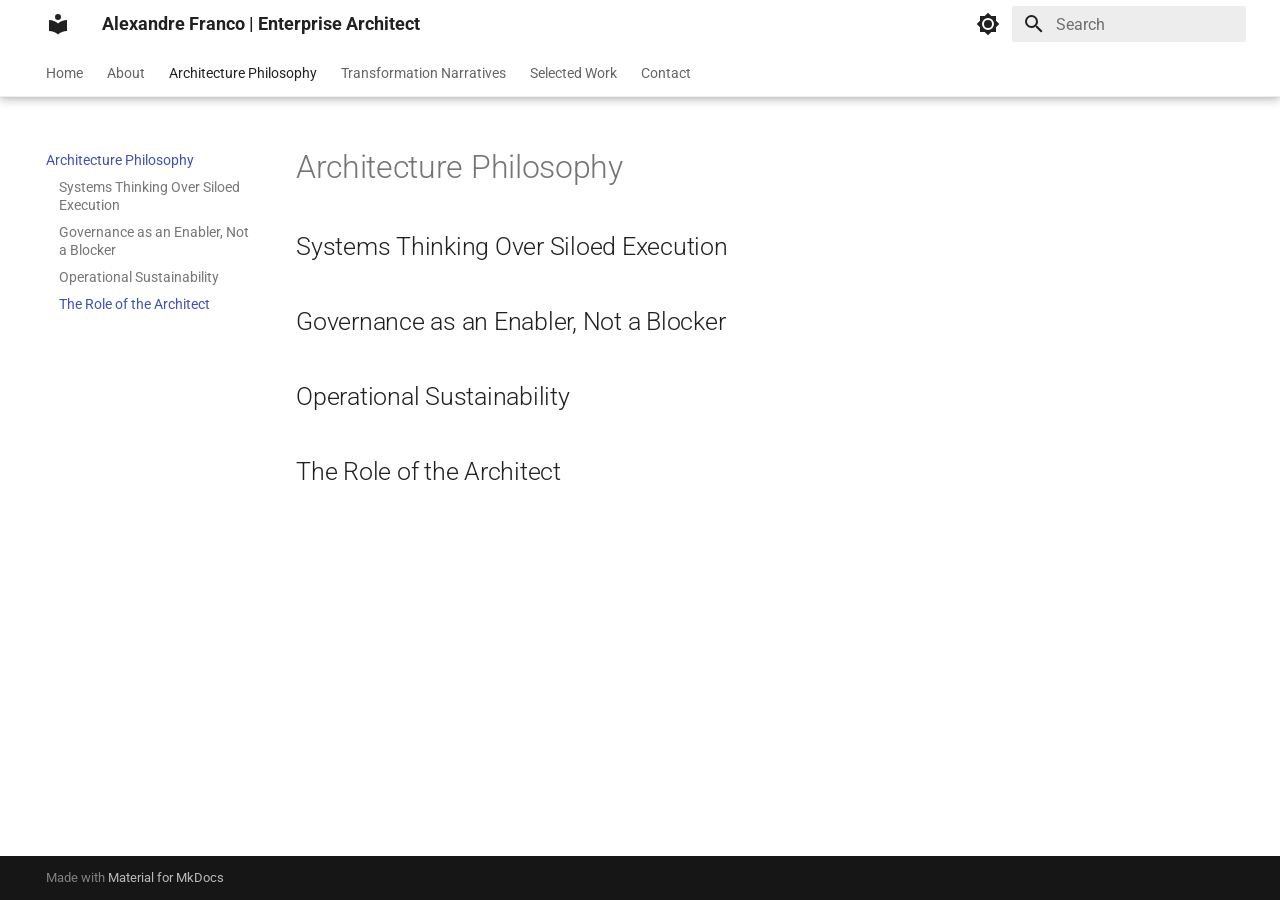
<file: philosophy/index.html>
<!doctype html>
<html lang="en" class="no-js">
  <head>
    
      <meta charset="utf-8">
      <meta name="viewport" content="width=device-width,initial-scale=1">
      
        <meta name="description" content="Enterprise Architecture, Systems Thinking, and Governance Operationalisation">
      
      
        <meta name="author" content="Alexandre Franco">
      
      
        <link rel="canonical" href="https://avfranco-br.github.io/portfolio/philosophy/">
      
      
        <link rel="prev" href="../about/">
      
      
        <link rel="next" href="../narratives/cas/">
      
      
        
      
      
      <link rel="icon" href="../assets/images/favicon.png">
      <meta name="generator" content="mkdocs-1.6.1, mkdocs-material-9.7.6">
    
    
      
        <title>Architecture Philosophy - Alexandre Franco | Enterprise Architect</title>
      
    
    
      <link rel="stylesheet" href="../assets/stylesheets/main.484c7ddc.min.css">
      
        
        <link rel="stylesheet" href="../assets/stylesheets/palette.ab4e12ef.min.css">
      
      


    
    
      
    
    
      
        
        
        <link rel="preconnect" href="https://fonts.gstatic.com" crossorigin>
        <link rel="stylesheet" href="https://fonts.googleapis.com/css?family=Roboto:300,300i,400,400i,700,700i%7CRoboto+Mono:400,400i,700,700i&display=fallback">
        <style>:root{--md-text-font:"Roboto";--md-code-font:"Roboto Mono"}</style>
      
    
    
    <script>__md_scope=new URL("..",location),__md_hash=e=>[...e].reduce(((e,_)=>(e<<5)-e+_.charCodeAt(0)),0),__md_get=(e,_=localStorage,t=__md_scope)=>JSON.parse(_.getItem(t.pathname+"."+e)),__md_set=(e,_,t=localStorage,a=__md_scope)=>{try{t.setItem(a.pathname+"."+e,JSON.stringify(_))}catch(e){}}</script>
    
      

    
    
  </head>
  
  
    
    
      
    
    
    
    
    <body dir="ltr" data-md-color-scheme="default" data-md-color-primary="white" data-md-color-accent="indigo">
  
    
    <input class="md-toggle" data-md-toggle="drawer" type="checkbox" id="__drawer" autocomplete="off">
    <input class="md-toggle" data-md-toggle="search" type="checkbox" id="__search" autocomplete="off">
    <label class="md-overlay" for="__drawer"></label>
    <div data-md-component="skip">
      
        
        <a href="#architecture-philosophy" class="md-skip">
          Skip to content
        </a>
      
    </div>
    <div data-md-component="announce">
      
    </div>
    
    
      

  

<header class="md-header md-header--shadow md-header--lifted" data-md-component="header">
  <nav class="md-header__inner md-grid" aria-label="Header">
    <a href=".." title="Alexandre Franco | Enterprise Architect" class="md-header__button md-logo" aria-label="Alexandre Franco | Enterprise Architect" data-md-component="logo">
      
  
  <svg xmlns="http://www.w3.org/2000/svg" viewBox="0 0 24 24"><path d="M12 8a3 3 0 0 0 3-3 3 3 0 0 0-3-3 3 3 0 0 0-3 3 3 3 0 0 0 3 3m0 3.54C9.64 9.35 6.5 8 3 8v11c3.5 0 6.64 1.35 9 3.54 2.36-2.19 5.5-3.54 9-3.54V8c-3.5 0-6.64 1.35-9 3.54"/></svg>

    </a>
    <label class="md-header__button md-icon" for="__drawer">
      
      <svg xmlns="http://www.w3.org/2000/svg" viewBox="0 0 24 24"><path d="M3 6h18v2H3zm0 5h18v2H3zm0 5h18v2H3z"/></svg>
    </label>
    <div class="md-header__title" data-md-component="header-title">
      <div class="md-header__ellipsis">
        <div class="md-header__topic">
          <span class="md-ellipsis">
            Alexandre Franco | Enterprise Architect
          </span>
        </div>
        <div class="md-header__topic" data-md-component="header-topic">
          <span class="md-ellipsis">
            
              Architecture Philosophy
            
          </span>
        </div>
      </div>
    </div>
    
      
        <form class="md-header__option" data-md-component="palette">
  
    
    
    
    <input class="md-option" data-md-color-media="(prefers-color-scheme: light)" data-md-color-scheme="default" data-md-color-primary="white" data-md-color-accent="indigo"  aria-label="Switch to dark mode"  type="radio" name="__palette" id="__palette_0">
    
      <label class="md-header__button md-icon" title="Switch to dark mode" for="__palette_1" hidden>
        <svg xmlns="http://www.w3.org/2000/svg" viewBox="0 0 24 24"><path d="M12 8a4 4 0 0 0-4 4 4 4 0 0 0 4 4 4 4 0 0 0 4-4 4 4 0 0 0-4-4m0 10a6 6 0 0 1-6-6 6 6 0 0 1 6-6 6 6 0 0 1 6 6 6 6 0 0 1-6 6m8-9.31V4h-4.69L12 .69 8.69 4H4v4.69L.69 12 4 15.31V20h4.69L12 23.31 15.31 20H20v-4.69L23.31 12z"/></svg>
      </label>
    
  
    
    
    
    <input class="md-option" data-md-color-media="(prefers-color-scheme: dark)" data-md-color-scheme="slate" data-md-color-primary="black" data-md-color-accent="indigo"  aria-label="Switch to light mode"  type="radio" name="__palette" id="__palette_1">
    
      <label class="md-header__button md-icon" title="Switch to light mode" for="__palette_0" hidden>
        <svg xmlns="http://www.w3.org/2000/svg" viewBox="0 0 24 24"><path d="M12 18c-.89 0-1.74-.2-2.5-.55C11.56 16.5 13 14.42 13 12s-1.44-4.5-3.5-5.45C10.26 6.2 11.11 6 12 6a6 6 0 0 1 6 6 6 6 0 0 1-6 6m8-9.31V4h-4.69L12 .69 8.69 4H4v4.69L.69 12 4 15.31V20h4.69L12 23.31 15.31 20H20v-4.69L23.31 12z"/></svg>
      </label>
    
  
</form>
      
    
    
      <script>var palette=__md_get("__palette");if(palette&&palette.color){if("(prefers-color-scheme)"===palette.color.media){var media=matchMedia("(prefers-color-scheme: light)"),input=document.querySelector(media.matches?"[data-md-color-media='(prefers-color-scheme: light)']":"[data-md-color-media='(prefers-color-scheme: dark)']");palette.color.media=input.getAttribute("data-md-color-media"),palette.color.scheme=input.getAttribute("data-md-color-scheme"),palette.color.primary=input.getAttribute("data-md-color-primary"),palette.color.accent=input.getAttribute("data-md-color-accent")}for(var[key,value]of Object.entries(palette.color))document.body.setAttribute("data-md-color-"+key,value)}</script>
    
    
    
      
      
        <label class="md-header__button md-icon" for="__search">
          
          <svg xmlns="http://www.w3.org/2000/svg" viewBox="0 0 24 24"><path d="M9.5 3A6.5 6.5 0 0 1 16 9.5c0 1.61-.59 3.09-1.56 4.23l.27.27h.79l5 5-1.5 1.5-5-5v-.79l-.27-.27A6.52 6.52 0 0 1 9.5 16 6.5 6.5 0 0 1 3 9.5 6.5 6.5 0 0 1 9.5 3m0 2C7 5 5 7 5 9.5S7 14 9.5 14 14 12 14 9.5 12 5 9.5 5"/></svg>
        </label>
        <div class="md-search" data-md-component="search" role="dialog">
  <label class="md-search__overlay" for="__search"></label>
  <div class="md-search__inner" role="search">
    <form class="md-search__form" name="search">
      <input type="text" class="md-search__input" name="query" aria-label="Search" placeholder="Search" autocapitalize="off" autocorrect="off" autocomplete="off" spellcheck="false" data-md-component="search-query" required>
      <label class="md-search__icon md-icon" for="__search">
        
        <svg xmlns="http://www.w3.org/2000/svg" viewBox="0 0 24 24"><path d="M9.5 3A6.5 6.5 0 0 1 16 9.5c0 1.61-.59 3.09-1.56 4.23l.27.27h.79l5 5-1.5 1.5-5-5v-.79l-.27-.27A6.52 6.52 0 0 1 9.5 16 6.5 6.5 0 0 1 3 9.5 6.5 6.5 0 0 1 9.5 3m0 2C7 5 5 7 5 9.5S7 14 9.5 14 14 12 14 9.5 12 5 9.5 5"/></svg>
        
        <svg xmlns="http://www.w3.org/2000/svg" viewBox="0 0 24 24"><path d="M20 11v2H8l5.5 5.5-1.42 1.42L4.16 12l7.92-7.92L13.5 5.5 8 11z"/></svg>
      </label>
      <nav class="md-search__options" aria-label="Search">
        
        <button type="reset" class="md-search__icon md-icon" title="Clear" aria-label="Clear" tabindex="-1">
          
          <svg xmlns="http://www.w3.org/2000/svg" viewBox="0 0 24 24"><path d="M19 6.41 17.59 5 12 10.59 6.41 5 5 6.41 10.59 12 5 17.59 6.41 19 12 13.41 17.59 19 19 17.59 13.41 12z"/></svg>
        </button>
      </nav>
      
        <div class="md-search__suggest" data-md-component="search-suggest"></div>
      
    </form>
    <div class="md-search__output">
      <div class="md-search__scrollwrap" tabindex="0" data-md-scrollfix>
        <div class="md-search-result" data-md-component="search-result">
          <div class="md-search-result__meta">
            Initializing search
          </div>
          <ol class="md-search-result__list" role="presentation"></ol>
        </div>
      </div>
    </div>
  </div>
</div>
      
    
    
  </nav>
  
    
      
<nav class="md-tabs" aria-label="Tabs" data-md-component="tabs">
  <div class="md-grid">
    <ul class="md-tabs__list">
      
        
  
  
  
  
    <li class="md-tabs__item">
      <a href=".." class="md-tabs__link">
        
  
  
    
  
  Home

      </a>
    </li>
  

      
        
  
  
  
  
    <li class="md-tabs__item">
      <a href="../about/" class="md-tabs__link">
        
  
  
    
  
  About

      </a>
    </li>
  

      
        
  
  
  
    
  
  
    <li class="md-tabs__item md-tabs__item--active">
      <a href="./" class="md-tabs__link">
        
  
  
    
  
  Architecture Philosophy

      </a>
    </li>
  

      
        
  
  
  
  
    
    
      <li class="md-tabs__item">
        <a href="../narratives/cas/" class="md-tabs__link">
          
  
  
  Transformation Narratives

        </a>
      </li>
    
  

      
        
  
  
  
  
    <li class="md-tabs__item">
      <a href="../selected-work/" class="md-tabs__link">
        
  
  
    
  
  Selected Work

      </a>
    </li>
  

      
        
  
  
  
  
    <li class="md-tabs__item">
      <a href="../contact/" class="md-tabs__link">
        
  
  
    
  
  Contact

      </a>
    </li>
  

      
    </ul>
  </div>
</nav>
    
  
</header>
    
    <div class="md-container" data-md-component="container">
      
      
        
      
      <main class="md-main" data-md-component="main">
        <div class="md-main__inner md-grid">
          
            
              
              <div class="md-sidebar md-sidebar--primary" data-md-component="sidebar" data-md-type="navigation" >
                <div class="md-sidebar__scrollwrap">
                  <div class="md-sidebar__inner">
                    


  


  

<nav class="md-nav md-nav--primary md-nav--lifted md-nav--integrated" aria-label="Navigation" data-md-level="0">
  <label class="md-nav__title" for="__drawer">
    <a href=".." title="Alexandre Franco | Enterprise Architect" class="md-nav__button md-logo" aria-label="Alexandre Franco | Enterprise Architect" data-md-component="logo">
      
  
  <svg xmlns="http://www.w3.org/2000/svg" viewBox="0 0 24 24"><path d="M12 8a3 3 0 0 0 3-3 3 3 0 0 0-3-3 3 3 0 0 0-3 3 3 3 0 0 0 3 3m0 3.54C9.64 9.35 6.5 8 3 8v11c3.5 0 6.64 1.35 9 3.54 2.36-2.19 5.5-3.54 9-3.54V8c-3.5 0-6.64 1.35-9 3.54"/></svg>

    </a>
    Alexandre Franco | Enterprise Architect
  </label>
  
  <ul class="md-nav__list" data-md-scrollfix>
    
      
      
  
  
  
  
    <li class="md-nav__item">
      <a href=".." class="md-nav__link">
        
  
  
  <span class="md-ellipsis">
    
  
    Home
  

    
  </span>
  
  

      </a>
    </li>
  

    
      
      
  
  
  
  
    <li class="md-nav__item">
      <a href="../about/" class="md-nav__link">
        
  
  
  <span class="md-ellipsis">
    
  
    About
  

    
  </span>
  
  

      </a>
    </li>
  

    
      
      
  
  
    
  
  
  
    <li class="md-nav__item md-nav__item--active">
      
      <input class="md-nav__toggle md-toggle" type="checkbox" id="__toc">
      
      
        
      
      
        <label class="md-nav__link md-nav__link--active" for="__toc">
          
  
  
  <span class="md-ellipsis">
    
  
    Architecture Philosophy
  

    
  </span>
  
  

          <span class="md-nav__icon md-icon"></span>
        </label>
      
      <a href="./" class="md-nav__link md-nav__link--active">
        
  
  
  <span class="md-ellipsis">
    
  
    Architecture Philosophy
  

    
  </span>
  
  

      </a>
      
        

<nav class="md-nav md-nav--secondary" aria-label="Table of contents">
  
  
  
    
  
  
    <label class="md-nav__title" for="__toc">
      <span class="md-nav__icon md-icon"></span>
      Table of contents
    </label>
    <ul class="md-nav__list" data-md-component="toc" data-md-scrollfix>
      
        <li class="md-nav__item">
  <a href="#systems-thinking-over-siloed-execution" class="md-nav__link">
    <span class="md-ellipsis">
      
        Systems Thinking Over Siloed Execution
      
    </span>
  </a>
  
</li>
      
        <li class="md-nav__item">
  <a href="#governance-as-an-enabler-not-a-blocker" class="md-nav__link">
    <span class="md-ellipsis">
      
        Governance as an Enabler, Not a Blocker
      
    </span>
  </a>
  
</li>
      
        <li class="md-nav__item">
  <a href="#operational-sustainability" class="md-nav__link">
    <span class="md-ellipsis">
      
        Operational Sustainability
      
    </span>
  </a>
  
</li>
      
        <li class="md-nav__item">
  <a href="#the-role-of-the-architect" class="md-nav__link">
    <span class="md-ellipsis">
      
        The Role of the Architect
      
    </span>
  </a>
  
</li>
      
    </ul>
  
</nav>
      
    </li>
  

    
      
      
  
  
  
  
    
    
    
    
      
      
        
      
    
    
    <li class="md-nav__item md-nav__item--nested">
      
        
        
        <input class="md-nav__toggle md-toggle " type="checkbox" id="__nav_4" >
        
          
          <label class="md-nav__link" for="__nav_4" id="__nav_4_label" tabindex="0">
            
  
  
  <span class="md-ellipsis">
    
  
    Transformation Narratives
  

    
  </span>
  
  

            <span class="md-nav__icon md-icon"></span>
          </label>
        
        <nav class="md-nav" data-md-level="1" aria-labelledby="__nav_4_label" aria-expanded="false">
          <label class="md-nav__title" for="__nav_4">
            <span class="md-nav__icon md-icon"></span>
            
  
    Transformation Narratives
  

          </label>
          <ul class="md-nav__list" data-md-scrollfix>
            
              
                
  
  
  
  
    <li class="md-nav__item">
      <a href="../narratives/cas/" class="md-nav__link">
        
  
  
  <span class="md-ellipsis">
    
  
    Continuous Architecture System (CAS)
  

    
  </span>
  
  

      </a>
    </li>
  

              
            
              
                
  
  
  
  
    <li class="md-nav__item">
      <a href="../narratives/rai/" class="md-nav__link">
        
  
  
  <span class="md-ellipsis">
    
  
    Governance-Oriented AI (RAI)
  

    
  </span>
  
  

      </a>
    </li>
  

              
            
              
                
  
  
  
  
    <li class="md-nav__item">
      <a href="../narratives/ea4all/" class="md-nav__link">
        
  
  
  <span class="md-ellipsis">
    
  
    EA4All / Architecture Visibility
  

    
  </span>
  
  

      </a>
    </li>
  

              
            
          </ul>
        </nav>
      
    </li>
  

    
      
      
  
  
  
  
    <li class="md-nav__item">
      <a href="../selected-work/" class="md-nav__link">
        
  
  
  <span class="md-ellipsis">
    
  
    Selected Work
  

    
  </span>
  
  

      </a>
    </li>
  

    
      
      
  
  
  
  
    <li class="md-nav__item">
      <a href="../contact/" class="md-nav__link">
        
  
  
  <span class="md-ellipsis">
    
  
    Contact
  

    
  </span>
  
  

      </a>
    </li>
  

    
  </ul>
</nav>
                  </div>
                </div>
              </div>
            
            
          
          
            <div class="md-content" data-md-component="content">
              
              <article class="md-content__inner md-typeset">
                
                  



<h1 id="architecture-philosophy">Architecture Philosophy<a class="headerlink" href="#architecture-philosophy" title="Permanent link">&para;</a></h1>
<h2 id="systems-thinking-over-siloed-execution">Systems Thinking Over Siloed Execution<a class="headerlink" href="#systems-thinking-over-siloed-execution" title="Permanent link">&para;</a></h2>
<!-- Guidance: Discuss the importance of viewing the enterprise as a holistic system. -->

<h2 id="governance-as-an-enabler-not-a-blocker">Governance as an Enabler, Not a Blocker<a class="headerlink" href="#governance-as-an-enabler-not-a-blocker" title="Permanent link">&para;</a></h2>
<!-- Guidance: Explain how operationalised governance accelerates delivery by removing ambiguity. -->

<h2 id="operational-sustainability">Operational Sustainability<a class="headerlink" href="#operational-sustainability" title="Permanent link">&para;</a></h2>
<!-- Guidance: Focus on maintainability, simplicity, and building for the long term. -->

<h2 id="the-role-of-the-architect">The Role of the Architect<a class="headerlink" href="#the-role-of-the-architect" title="Permanent link">&para;</a></h2>
<!-- Guidance: The architect as a connector between strategy and execution, not an ivory tower academic. -->












                
              </article>
            </div>
          
          
<script>var target=document.getElementById(location.hash.slice(1));target&&target.name&&(target.checked=target.name.startsWith("__tabbed_"))</script>
        </div>
        
          <button type="button" class="md-top md-icon" data-md-component="top" hidden>
  
  <svg xmlns="http://www.w3.org/2000/svg" viewBox="0 0 24 24"><path d="M13 20h-2V8l-5.5 5.5-1.42-1.42L12 4.16l7.92 7.92-1.42 1.42L13 8z"/></svg>
  Back to top
</button>
        
      </main>
      
        <footer class="md-footer">
  
  <div class="md-footer-meta md-typeset">
    <div class="md-footer-meta__inner md-grid">
      <div class="md-copyright">
  
  
    Made with
    <a href="https://squidfunk.github.io/mkdocs-material/" target="_blank" rel="noopener">
      Material for MkDocs
    </a>
  
</div>
      
    </div>
  </div>
</footer>
      
    </div>
    <div class="md-dialog" data-md-component="dialog">
      <div class="md-dialog__inner md-typeset"></div>
    </div>
    
    
    
      
      
      <script id="__config" type="application/json">{"annotate": null, "base": "..", "features": ["navigation.tabs", "navigation.tabs.sticky", "navigation.sections", "navigation.top", "search.suggest", "search.highlight", "toc.integrate"], "search": "../assets/javascripts/workers/search.2c215733.min.js", "tags": null, "translations": {"clipboard.copied": "Copied to clipboard", "clipboard.copy": "Copy to clipboard", "search.result.more.one": "1 more on this page", "search.result.more.other": "# more on this page", "search.result.none": "No matching documents", "search.result.one": "1 matching document", "search.result.other": "# matching documents", "search.result.placeholder": "Type to start searching", "search.result.term.missing": "Missing", "select.version": "Select version"}, "version": null}</script>
    
    
      <script src="../assets/javascripts/bundle.79ae519e.min.js"></script>
      
    
  </body>
</html>
</file>
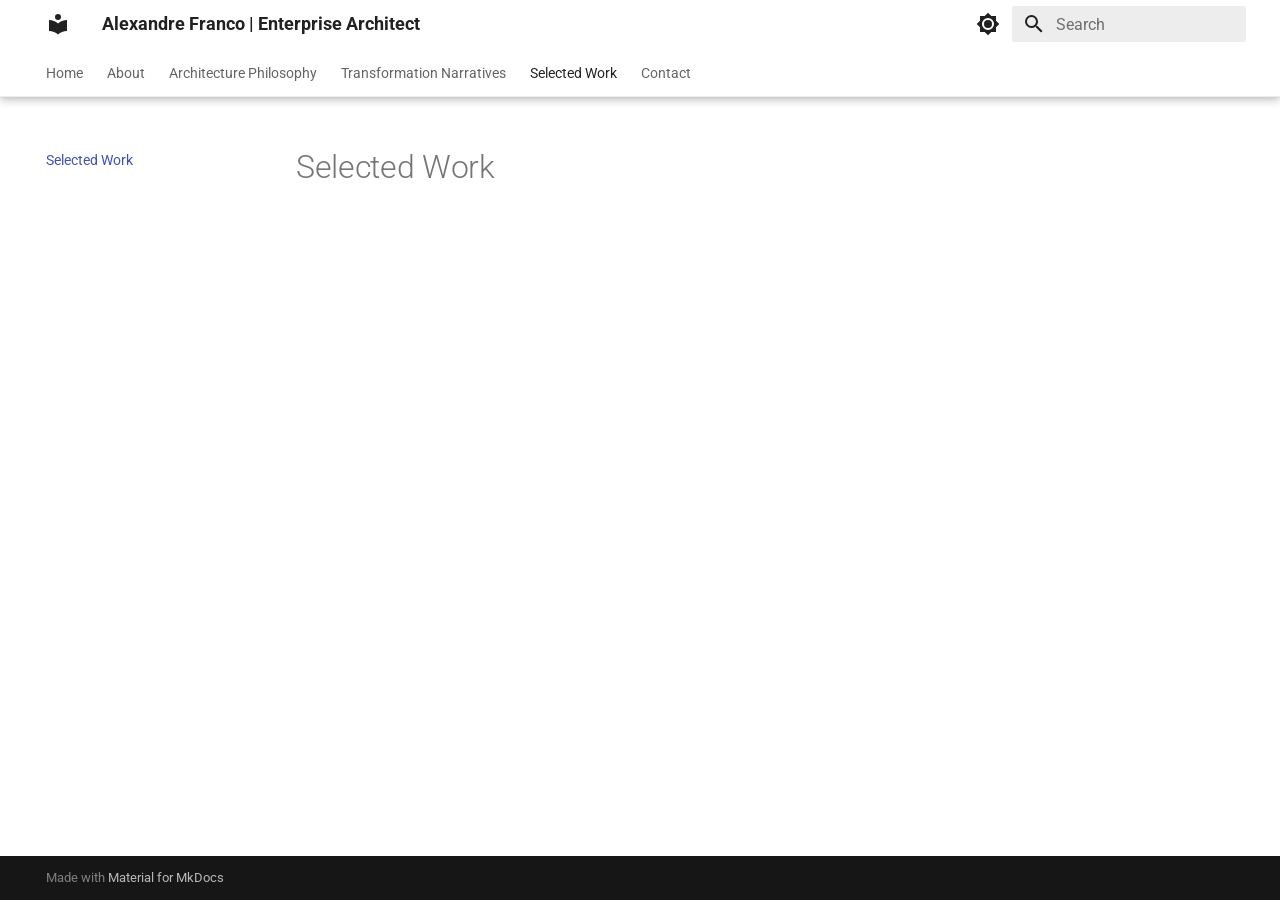
<file: selected-work/index.html>
<!doctype html>
<html lang="en" class="no-js">
  <head>
    
      <meta charset="utf-8">
      <meta name="viewport" content="width=device-width,initial-scale=1">
      
        <meta name="description" content="Enterprise Architecture, Systems Thinking, and Governance Operationalisation">
      
      
        <meta name="author" content="Alexandre Franco">
      
      
        <link rel="canonical" href="https://avfranco-br.github.io/portfolio/selected-work/">
      
      
        <link rel="prev" href="../narratives/ea4all/">
      
      
        <link rel="next" href="../contact/">
      
      
        
      
      
      <link rel="icon" href="../assets/images/favicon.png">
      <meta name="generator" content="mkdocs-1.6.1, mkdocs-material-9.7.6">
    
    
      
        <title>Selected Work - Alexandre Franco | Enterprise Architect</title>
      
    
    
      <link rel="stylesheet" href="../assets/stylesheets/main.484c7ddc.min.css">
      
        
        <link rel="stylesheet" href="../assets/stylesheets/palette.ab4e12ef.min.css">
      
      


    
    
      
    
    
      
        
        
        <link rel="preconnect" href="https://fonts.gstatic.com" crossorigin>
        <link rel="stylesheet" href="https://fonts.googleapis.com/css?family=Roboto:300,300i,400,400i,700,700i%7CRoboto+Mono:400,400i,700,700i&display=fallback">
        <style>:root{--md-text-font:"Roboto";--md-code-font:"Roboto Mono"}</style>
      
    
    
    <script>__md_scope=new URL("..",location),__md_hash=e=>[...e].reduce(((e,_)=>(e<<5)-e+_.charCodeAt(0)),0),__md_get=(e,_=localStorage,t=__md_scope)=>JSON.parse(_.getItem(t.pathname+"."+e)),__md_set=(e,_,t=localStorage,a=__md_scope)=>{try{t.setItem(a.pathname+"."+e,JSON.stringify(_))}catch(e){}}</script>
    
      

    
    
  </head>
  
  
    
    
      
    
    
    
    
    <body dir="ltr" data-md-color-scheme="default" data-md-color-primary="white" data-md-color-accent="indigo">
  
    
    <input class="md-toggle" data-md-toggle="drawer" type="checkbox" id="__drawer" autocomplete="off">
    <input class="md-toggle" data-md-toggle="search" type="checkbox" id="__search" autocomplete="off">
    <label class="md-overlay" for="__drawer"></label>
    <div data-md-component="skip">
      
    </div>
    <div data-md-component="announce">
      
    </div>
    
    
      

  

<header class="md-header md-header--shadow md-header--lifted" data-md-component="header">
  <nav class="md-header__inner md-grid" aria-label="Header">
    <a href=".." title="Alexandre Franco | Enterprise Architect" class="md-header__button md-logo" aria-label="Alexandre Franco | Enterprise Architect" data-md-component="logo">
      
  
  <svg xmlns="http://www.w3.org/2000/svg" viewBox="0 0 24 24"><path d="M12 8a3 3 0 0 0 3-3 3 3 0 0 0-3-3 3 3 0 0 0-3 3 3 3 0 0 0 3 3m0 3.54C9.64 9.35 6.5 8 3 8v11c3.5 0 6.64 1.35 9 3.54 2.36-2.19 5.5-3.54 9-3.54V8c-3.5 0-6.64 1.35-9 3.54"/></svg>

    </a>
    <label class="md-header__button md-icon" for="__drawer">
      
      <svg xmlns="http://www.w3.org/2000/svg" viewBox="0 0 24 24"><path d="M3 6h18v2H3zm0 5h18v2H3zm0 5h18v2H3z"/></svg>
    </label>
    <div class="md-header__title" data-md-component="header-title">
      <div class="md-header__ellipsis">
        <div class="md-header__topic">
          <span class="md-ellipsis">
            Alexandre Franco | Enterprise Architect
          </span>
        </div>
        <div class="md-header__topic" data-md-component="header-topic">
          <span class="md-ellipsis">
            
              Selected Work
            
          </span>
        </div>
      </div>
    </div>
    
      
        <form class="md-header__option" data-md-component="palette">
  
    
    
    
    <input class="md-option" data-md-color-media="(prefers-color-scheme: light)" data-md-color-scheme="default" data-md-color-primary="white" data-md-color-accent="indigo"  aria-label="Switch to dark mode"  type="radio" name="__palette" id="__palette_0">
    
      <label class="md-header__button md-icon" title="Switch to dark mode" for="__palette_1" hidden>
        <svg xmlns="http://www.w3.org/2000/svg" viewBox="0 0 24 24"><path d="M12 8a4 4 0 0 0-4 4 4 4 0 0 0 4 4 4 4 0 0 0 4-4 4 4 0 0 0-4-4m0 10a6 6 0 0 1-6-6 6 6 0 0 1 6-6 6 6 0 0 1 6 6 6 6 0 0 1-6 6m8-9.31V4h-4.69L12 .69 8.69 4H4v4.69L.69 12 4 15.31V20h4.69L12 23.31 15.31 20H20v-4.69L23.31 12z"/></svg>
      </label>
    
  
    
    
    
    <input class="md-option" data-md-color-media="(prefers-color-scheme: dark)" data-md-color-scheme="slate" data-md-color-primary="black" data-md-color-accent="indigo"  aria-label="Switch to light mode"  type="radio" name="__palette" id="__palette_1">
    
      <label class="md-header__button md-icon" title="Switch to light mode" for="__palette_0" hidden>
        <svg xmlns="http://www.w3.org/2000/svg" viewBox="0 0 24 24"><path d="M12 18c-.89 0-1.74-.2-2.5-.55C11.56 16.5 13 14.42 13 12s-1.44-4.5-3.5-5.45C10.26 6.2 11.11 6 12 6a6 6 0 0 1 6 6 6 6 0 0 1-6 6m8-9.31V4h-4.69L12 .69 8.69 4H4v4.69L.69 12 4 15.31V20h4.69L12 23.31 15.31 20H20v-4.69L23.31 12z"/></svg>
      </label>
    
  
</form>
      
    
    
      <script>var palette=__md_get("__palette");if(palette&&palette.color){if("(prefers-color-scheme)"===palette.color.media){var media=matchMedia("(prefers-color-scheme: light)"),input=document.querySelector(media.matches?"[data-md-color-media='(prefers-color-scheme: light)']":"[data-md-color-media='(prefers-color-scheme: dark)']");palette.color.media=input.getAttribute("data-md-color-media"),palette.color.scheme=input.getAttribute("data-md-color-scheme"),palette.color.primary=input.getAttribute("data-md-color-primary"),palette.color.accent=input.getAttribute("data-md-color-accent")}for(var[key,value]of Object.entries(palette.color))document.body.setAttribute("data-md-color-"+key,value)}</script>
    
    
    
      
      
        <label class="md-header__button md-icon" for="__search">
          
          <svg xmlns="http://www.w3.org/2000/svg" viewBox="0 0 24 24"><path d="M9.5 3A6.5 6.5 0 0 1 16 9.5c0 1.61-.59 3.09-1.56 4.23l.27.27h.79l5 5-1.5 1.5-5-5v-.79l-.27-.27A6.52 6.52 0 0 1 9.5 16 6.5 6.5 0 0 1 3 9.5 6.5 6.5 0 0 1 9.5 3m0 2C7 5 5 7 5 9.5S7 14 9.5 14 14 12 14 9.5 12 5 9.5 5"/></svg>
        </label>
        <div class="md-search" data-md-component="search" role="dialog">
  <label class="md-search__overlay" for="__search"></label>
  <div class="md-search__inner" role="search">
    <form class="md-search__form" name="search">
      <input type="text" class="md-search__input" name="query" aria-label="Search" placeholder="Search" autocapitalize="off" autocorrect="off" autocomplete="off" spellcheck="false" data-md-component="search-query" required>
      <label class="md-search__icon md-icon" for="__search">
        
        <svg xmlns="http://www.w3.org/2000/svg" viewBox="0 0 24 24"><path d="M9.5 3A6.5 6.5 0 0 1 16 9.5c0 1.61-.59 3.09-1.56 4.23l.27.27h.79l5 5-1.5 1.5-5-5v-.79l-.27-.27A6.52 6.52 0 0 1 9.5 16 6.5 6.5 0 0 1 3 9.5 6.5 6.5 0 0 1 9.5 3m0 2C7 5 5 7 5 9.5S7 14 9.5 14 14 12 14 9.5 12 5 9.5 5"/></svg>
        
        <svg xmlns="http://www.w3.org/2000/svg" viewBox="0 0 24 24"><path d="M20 11v2H8l5.5 5.5-1.42 1.42L4.16 12l7.92-7.92L13.5 5.5 8 11z"/></svg>
      </label>
      <nav class="md-search__options" aria-label="Search">
        
        <button type="reset" class="md-search__icon md-icon" title="Clear" aria-label="Clear" tabindex="-1">
          
          <svg xmlns="http://www.w3.org/2000/svg" viewBox="0 0 24 24"><path d="M19 6.41 17.59 5 12 10.59 6.41 5 5 6.41 10.59 12 5 17.59 6.41 19 12 13.41 17.59 19 19 17.59 13.41 12z"/></svg>
        </button>
      </nav>
      
        <div class="md-search__suggest" data-md-component="search-suggest"></div>
      
    </form>
    <div class="md-search__output">
      <div class="md-search__scrollwrap" tabindex="0" data-md-scrollfix>
        <div class="md-search-result" data-md-component="search-result">
          <div class="md-search-result__meta">
            Initializing search
          </div>
          <ol class="md-search-result__list" role="presentation"></ol>
        </div>
      </div>
    </div>
  </div>
</div>
      
    
    
  </nav>
  
    
      
<nav class="md-tabs" aria-label="Tabs" data-md-component="tabs">
  <div class="md-grid">
    <ul class="md-tabs__list">
      
        
  
  
  
  
    <li class="md-tabs__item">
      <a href=".." class="md-tabs__link">
        
  
  
    
  
  Home

      </a>
    </li>
  

      
        
  
  
  
  
    <li class="md-tabs__item">
      <a href="../about/" class="md-tabs__link">
        
  
  
    
  
  About

      </a>
    </li>
  

      
        
  
  
  
  
    <li class="md-tabs__item">
      <a href="../philosophy/" class="md-tabs__link">
        
  
  
    
  
  Architecture Philosophy

      </a>
    </li>
  

      
        
  
  
  
  
    
    
      <li class="md-tabs__item">
        <a href="../narratives/cas/" class="md-tabs__link">
          
  
  
  Transformation Narratives

        </a>
      </li>
    
  

      
        
  
  
  
    
  
  
    <li class="md-tabs__item md-tabs__item--active">
      <a href="./" class="md-tabs__link">
        
  
  
    
  
  Selected Work

      </a>
    </li>
  

      
        
  
  
  
  
    <li class="md-tabs__item">
      <a href="../contact/" class="md-tabs__link">
        
  
  
    
  
  Contact

      </a>
    </li>
  

      
    </ul>
  </div>
</nav>
    
  
</header>
    
    <div class="md-container" data-md-component="container">
      
      
        
      
      <main class="md-main" data-md-component="main">
        <div class="md-main__inner md-grid">
          
            
              
              <div class="md-sidebar md-sidebar--primary" data-md-component="sidebar" data-md-type="navigation" >
                <div class="md-sidebar__scrollwrap">
                  <div class="md-sidebar__inner">
                    


  


  

<nav class="md-nav md-nav--primary md-nav--lifted md-nav--integrated" aria-label="Navigation" data-md-level="0">
  <label class="md-nav__title" for="__drawer">
    <a href=".." title="Alexandre Franco | Enterprise Architect" class="md-nav__button md-logo" aria-label="Alexandre Franco | Enterprise Architect" data-md-component="logo">
      
  
  <svg xmlns="http://www.w3.org/2000/svg" viewBox="0 0 24 24"><path d="M12 8a3 3 0 0 0 3-3 3 3 0 0 0-3-3 3 3 0 0 0-3 3 3 3 0 0 0 3 3m0 3.54C9.64 9.35 6.5 8 3 8v11c3.5 0 6.64 1.35 9 3.54 2.36-2.19 5.5-3.54 9-3.54V8c-3.5 0-6.64 1.35-9 3.54"/></svg>

    </a>
    Alexandre Franco | Enterprise Architect
  </label>
  
  <ul class="md-nav__list" data-md-scrollfix>
    
      
      
  
  
  
  
    <li class="md-nav__item">
      <a href=".." class="md-nav__link">
        
  
  
  <span class="md-ellipsis">
    
  
    Home
  

    
  </span>
  
  

      </a>
    </li>
  

    
      
      
  
  
  
  
    <li class="md-nav__item">
      <a href="../about/" class="md-nav__link">
        
  
  
  <span class="md-ellipsis">
    
  
    About
  

    
  </span>
  
  

      </a>
    </li>
  

    
      
      
  
  
  
  
    <li class="md-nav__item">
      <a href="../philosophy/" class="md-nav__link">
        
  
  
  <span class="md-ellipsis">
    
  
    Architecture Philosophy
  

    
  </span>
  
  

      </a>
    </li>
  

    
      
      
  
  
  
  
    
    
    
    
      
      
        
      
    
    
    <li class="md-nav__item md-nav__item--nested">
      
        
        
        <input class="md-nav__toggle md-toggle " type="checkbox" id="__nav_4" >
        
          
          <label class="md-nav__link" for="__nav_4" id="__nav_4_label" tabindex="0">
            
  
  
  <span class="md-ellipsis">
    
  
    Transformation Narratives
  

    
  </span>
  
  

            <span class="md-nav__icon md-icon"></span>
          </label>
        
        <nav class="md-nav" data-md-level="1" aria-labelledby="__nav_4_label" aria-expanded="false">
          <label class="md-nav__title" for="__nav_4">
            <span class="md-nav__icon md-icon"></span>
            
  
    Transformation Narratives
  

          </label>
          <ul class="md-nav__list" data-md-scrollfix>
            
              
                
  
  
  
  
    <li class="md-nav__item">
      <a href="../narratives/cas/" class="md-nav__link">
        
  
  
  <span class="md-ellipsis">
    
  
    Continuous Architecture System (CAS)
  

    
  </span>
  
  

      </a>
    </li>
  

              
            
              
                
  
  
  
  
    <li class="md-nav__item">
      <a href="../narratives/rai/" class="md-nav__link">
        
  
  
  <span class="md-ellipsis">
    
  
    Governance-Oriented AI (RAI)
  

    
  </span>
  
  

      </a>
    </li>
  

              
            
              
                
  
  
  
  
    <li class="md-nav__item">
      <a href="../narratives/ea4all/" class="md-nav__link">
        
  
  
  <span class="md-ellipsis">
    
  
    EA4All / Architecture Visibility
  

    
  </span>
  
  

      </a>
    </li>
  

              
            
          </ul>
        </nav>
      
    </li>
  

    
      
      
  
  
    
  
  
  
    <li class="md-nav__item md-nav__item--active">
      
      <input class="md-nav__toggle md-toggle" type="checkbox" id="__toc">
      
      
      
      <a href="./" class="md-nav__link md-nav__link--active">
        
  
  
  <span class="md-ellipsis">
    
  
    Selected Work
  

    
  </span>
  
  

      </a>
      
    </li>
  

    
      
      
  
  
  
  
    <li class="md-nav__item">
      <a href="../contact/" class="md-nav__link">
        
  
  
  <span class="md-ellipsis">
    
  
    Contact
  

    
  </span>
  
  

      </a>
    </li>
  

    
  </ul>
</nav>
                  </div>
                </div>
              </div>
            
            
          
          
            <div class="md-content" data-md-component="content">
              
              <article class="md-content__inner md-typeset">
                
                  



  <h1>Selected Work</h1>














                
              </article>
            </div>
          
          
<script>var target=document.getElementById(location.hash.slice(1));target&&target.name&&(target.checked=target.name.startsWith("__tabbed_"))</script>
        </div>
        
          <button type="button" class="md-top md-icon" data-md-component="top" hidden>
  
  <svg xmlns="http://www.w3.org/2000/svg" viewBox="0 0 24 24"><path d="M13 20h-2V8l-5.5 5.5-1.42-1.42L12 4.16l7.92 7.92-1.42 1.42L13 8z"/></svg>
  Back to top
</button>
        
      </main>
      
        <footer class="md-footer">
  
  <div class="md-footer-meta md-typeset">
    <div class="md-footer-meta__inner md-grid">
      <div class="md-copyright">
  
  
    Made with
    <a href="https://squidfunk.github.io/mkdocs-material/" target="_blank" rel="noopener">
      Material for MkDocs
    </a>
  
</div>
      
    </div>
  </div>
</footer>
      
    </div>
    <div class="md-dialog" data-md-component="dialog">
      <div class="md-dialog__inner md-typeset"></div>
    </div>
    
    
    
      
      
      <script id="__config" type="application/json">{"annotate": null, "base": "..", "features": ["navigation.tabs", "navigation.tabs.sticky", "navigation.sections", "navigation.top", "search.suggest", "search.highlight", "toc.integrate"], "search": "../assets/javascripts/workers/search.2c215733.min.js", "tags": null, "translations": {"clipboard.copied": "Copied to clipboard", "clipboard.copy": "Copy to clipboard", "search.result.more.one": "1 more on this page", "search.result.more.other": "# more on this page", "search.result.none": "No matching documents", "search.result.one": "1 matching document", "search.result.other": "# matching documents", "search.result.placeholder": "Type to start searching", "search.result.term.missing": "Missing", "select.version": "Select version"}, "version": null}</script>
    
    
      <script src="../assets/javascripts/bundle.79ae519e.min.js"></script>
      
    
  </body>
</html>
</file>
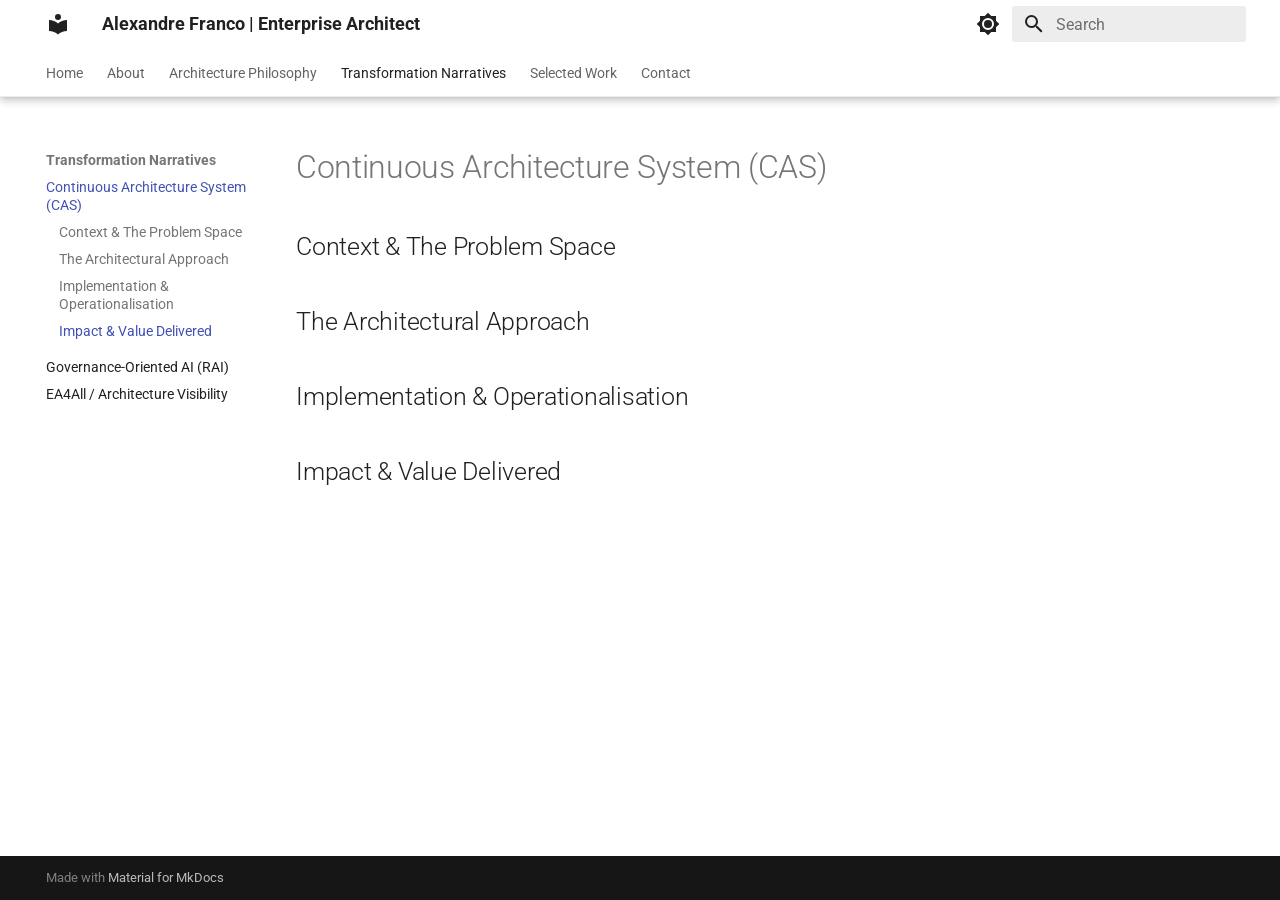
<file: narratives/cas/index.html>
<!doctype html>
<html lang="en" class="no-js">
  <head>
    
      <meta charset="utf-8">
      <meta name="viewport" content="width=device-width,initial-scale=1">
      
        <meta name="description" content="Enterprise Architecture, Systems Thinking, and Governance Operationalisation">
      
      
        <meta name="author" content="Alexandre Franco">
      
      
        <link rel="canonical" href="https://avfranco-br.github.io/portfolio/narratives/cas/">
      
      
        <link rel="prev" href="../../philosophy/">
      
      
        <link rel="next" href="../rai/">
      
      
        
      
      
      <link rel="icon" href="../../assets/images/favicon.png">
      <meta name="generator" content="mkdocs-1.6.1, mkdocs-material-9.7.6">
    
    
      
        <title>Continuous Architecture System (CAS) - Alexandre Franco | Enterprise Architect</title>
      
    
    
      <link rel="stylesheet" href="../../assets/stylesheets/main.484c7ddc.min.css">
      
        
        <link rel="stylesheet" href="../../assets/stylesheets/palette.ab4e12ef.min.css">
      
      


    
    
      
    
    
      
        
        
        <link rel="preconnect" href="https://fonts.gstatic.com" crossorigin>
        <link rel="stylesheet" href="https://fonts.googleapis.com/css?family=Roboto:300,300i,400,400i,700,700i%7CRoboto+Mono:400,400i,700,700i&display=fallback">
        <style>:root{--md-text-font:"Roboto";--md-code-font:"Roboto Mono"}</style>
      
    
    
    <script>__md_scope=new URL("../..",location),__md_hash=e=>[...e].reduce(((e,_)=>(e<<5)-e+_.charCodeAt(0)),0),__md_get=(e,_=localStorage,t=__md_scope)=>JSON.parse(_.getItem(t.pathname+"."+e)),__md_set=(e,_,t=localStorage,a=__md_scope)=>{try{t.setItem(a.pathname+"."+e,JSON.stringify(_))}catch(e){}}</script>
    
      

    
    
  </head>
  
  
    
    
      
    
    
    
    
    <body dir="ltr" data-md-color-scheme="default" data-md-color-primary="white" data-md-color-accent="indigo">
  
    
    <input class="md-toggle" data-md-toggle="drawer" type="checkbox" id="__drawer" autocomplete="off">
    <input class="md-toggle" data-md-toggle="search" type="checkbox" id="__search" autocomplete="off">
    <label class="md-overlay" for="__drawer"></label>
    <div data-md-component="skip">
      
        
        <a href="#continuous-architecture-system-cas" class="md-skip">
          Skip to content
        </a>
      
    </div>
    <div data-md-component="announce">
      
    </div>
    
    
      

  

<header class="md-header md-header--shadow md-header--lifted" data-md-component="header">
  <nav class="md-header__inner md-grid" aria-label="Header">
    <a href="../.." title="Alexandre Franco | Enterprise Architect" class="md-header__button md-logo" aria-label="Alexandre Franco | Enterprise Architect" data-md-component="logo">
      
  
  <svg xmlns="http://www.w3.org/2000/svg" viewBox="0 0 24 24"><path d="M12 8a3 3 0 0 0 3-3 3 3 0 0 0-3-3 3 3 0 0 0-3 3 3 3 0 0 0 3 3m0 3.54C9.64 9.35 6.5 8 3 8v11c3.5 0 6.64 1.35 9 3.54 2.36-2.19 5.5-3.54 9-3.54V8c-3.5 0-6.64 1.35-9 3.54"/></svg>

    </a>
    <label class="md-header__button md-icon" for="__drawer">
      
      <svg xmlns="http://www.w3.org/2000/svg" viewBox="0 0 24 24"><path d="M3 6h18v2H3zm0 5h18v2H3zm0 5h18v2H3z"/></svg>
    </label>
    <div class="md-header__title" data-md-component="header-title">
      <div class="md-header__ellipsis">
        <div class="md-header__topic">
          <span class="md-ellipsis">
            Alexandre Franco | Enterprise Architect
          </span>
        </div>
        <div class="md-header__topic" data-md-component="header-topic">
          <span class="md-ellipsis">
            
              Continuous Architecture System (CAS)
            
          </span>
        </div>
      </div>
    </div>
    
      
        <form class="md-header__option" data-md-component="palette">
  
    
    
    
    <input class="md-option" data-md-color-media="(prefers-color-scheme: light)" data-md-color-scheme="default" data-md-color-primary="white" data-md-color-accent="indigo"  aria-label="Switch to dark mode"  type="radio" name="__palette" id="__palette_0">
    
      <label class="md-header__button md-icon" title="Switch to dark mode" for="__palette_1" hidden>
        <svg xmlns="http://www.w3.org/2000/svg" viewBox="0 0 24 24"><path d="M12 8a4 4 0 0 0-4 4 4 4 0 0 0 4 4 4 4 0 0 0 4-4 4 4 0 0 0-4-4m0 10a6 6 0 0 1-6-6 6 6 0 0 1 6-6 6 6 0 0 1 6 6 6 6 0 0 1-6 6m8-9.31V4h-4.69L12 .69 8.69 4H4v4.69L.69 12 4 15.31V20h4.69L12 23.31 15.31 20H20v-4.69L23.31 12z"/></svg>
      </label>
    
  
    
    
    
    <input class="md-option" data-md-color-media="(prefers-color-scheme: dark)" data-md-color-scheme="slate" data-md-color-primary="black" data-md-color-accent="indigo"  aria-label="Switch to light mode"  type="radio" name="__palette" id="__palette_1">
    
      <label class="md-header__button md-icon" title="Switch to light mode" for="__palette_0" hidden>
        <svg xmlns="http://www.w3.org/2000/svg" viewBox="0 0 24 24"><path d="M12 18c-.89 0-1.74-.2-2.5-.55C11.56 16.5 13 14.42 13 12s-1.44-4.5-3.5-5.45C10.26 6.2 11.11 6 12 6a6 6 0 0 1 6 6 6 6 0 0 1-6 6m8-9.31V4h-4.69L12 .69 8.69 4H4v4.69L.69 12 4 15.31V20h4.69L12 23.31 15.31 20H20v-4.69L23.31 12z"/></svg>
      </label>
    
  
</form>
      
    
    
      <script>var palette=__md_get("__palette");if(palette&&palette.color){if("(prefers-color-scheme)"===palette.color.media){var media=matchMedia("(prefers-color-scheme: light)"),input=document.querySelector(media.matches?"[data-md-color-media='(prefers-color-scheme: light)']":"[data-md-color-media='(prefers-color-scheme: dark)']");palette.color.media=input.getAttribute("data-md-color-media"),palette.color.scheme=input.getAttribute("data-md-color-scheme"),palette.color.primary=input.getAttribute("data-md-color-primary"),palette.color.accent=input.getAttribute("data-md-color-accent")}for(var[key,value]of Object.entries(palette.color))document.body.setAttribute("data-md-color-"+key,value)}</script>
    
    
    
      
      
        <label class="md-header__button md-icon" for="__search">
          
          <svg xmlns="http://www.w3.org/2000/svg" viewBox="0 0 24 24"><path d="M9.5 3A6.5 6.5 0 0 1 16 9.5c0 1.61-.59 3.09-1.56 4.23l.27.27h.79l5 5-1.5 1.5-5-5v-.79l-.27-.27A6.52 6.52 0 0 1 9.5 16 6.5 6.5 0 0 1 3 9.5 6.5 6.5 0 0 1 9.5 3m0 2C7 5 5 7 5 9.5S7 14 9.5 14 14 12 14 9.5 12 5 9.5 5"/></svg>
        </label>
        <div class="md-search" data-md-component="search" role="dialog">
  <label class="md-search__overlay" for="__search"></label>
  <div class="md-search__inner" role="search">
    <form class="md-search__form" name="search">
      <input type="text" class="md-search__input" name="query" aria-label="Search" placeholder="Search" autocapitalize="off" autocorrect="off" autocomplete="off" spellcheck="false" data-md-component="search-query" required>
      <label class="md-search__icon md-icon" for="__search">
        
        <svg xmlns="http://www.w3.org/2000/svg" viewBox="0 0 24 24"><path d="M9.5 3A6.5 6.5 0 0 1 16 9.5c0 1.61-.59 3.09-1.56 4.23l.27.27h.79l5 5-1.5 1.5-5-5v-.79l-.27-.27A6.52 6.52 0 0 1 9.5 16 6.5 6.5 0 0 1 3 9.5 6.5 6.5 0 0 1 9.5 3m0 2C7 5 5 7 5 9.5S7 14 9.5 14 14 12 14 9.5 12 5 9.5 5"/></svg>
        
        <svg xmlns="http://www.w3.org/2000/svg" viewBox="0 0 24 24"><path d="M20 11v2H8l5.5 5.5-1.42 1.42L4.16 12l7.92-7.92L13.5 5.5 8 11z"/></svg>
      </label>
      <nav class="md-search__options" aria-label="Search">
        
        <button type="reset" class="md-search__icon md-icon" title="Clear" aria-label="Clear" tabindex="-1">
          
          <svg xmlns="http://www.w3.org/2000/svg" viewBox="0 0 24 24"><path d="M19 6.41 17.59 5 12 10.59 6.41 5 5 6.41 10.59 12 5 17.59 6.41 19 12 13.41 17.59 19 19 17.59 13.41 12z"/></svg>
        </button>
      </nav>
      
        <div class="md-search__suggest" data-md-component="search-suggest"></div>
      
    </form>
    <div class="md-search__output">
      <div class="md-search__scrollwrap" tabindex="0" data-md-scrollfix>
        <div class="md-search-result" data-md-component="search-result">
          <div class="md-search-result__meta">
            Initializing search
          </div>
          <ol class="md-search-result__list" role="presentation"></ol>
        </div>
      </div>
    </div>
  </div>
</div>
      
    
    
  </nav>
  
    
      
<nav class="md-tabs" aria-label="Tabs" data-md-component="tabs">
  <div class="md-grid">
    <ul class="md-tabs__list">
      
        
  
  
  
  
    <li class="md-tabs__item">
      <a href="../.." class="md-tabs__link">
        
  
  
    
  
  Home

      </a>
    </li>
  

      
        
  
  
  
  
    <li class="md-tabs__item">
      <a href="../../about/" class="md-tabs__link">
        
  
  
    
  
  About

      </a>
    </li>
  

      
        
  
  
  
  
    <li class="md-tabs__item">
      <a href="../../philosophy/" class="md-tabs__link">
        
  
  
    
  
  Architecture Philosophy

      </a>
    </li>
  

      
        
  
  
  
    
  
  
    
    
      <li class="md-tabs__item md-tabs__item--active">
        <a href="./" class="md-tabs__link">
          
  
  
  Transformation Narratives

        </a>
      </li>
    
  

      
        
  
  
  
  
    <li class="md-tabs__item">
      <a href="../../selected-work/" class="md-tabs__link">
        
  
  
    
  
  Selected Work

      </a>
    </li>
  

      
        
  
  
  
  
    <li class="md-tabs__item">
      <a href="../../contact/" class="md-tabs__link">
        
  
  
    
  
  Contact

      </a>
    </li>
  

      
    </ul>
  </div>
</nav>
    
  
</header>
    
    <div class="md-container" data-md-component="container">
      
      
        
      
      <main class="md-main" data-md-component="main">
        <div class="md-main__inner md-grid">
          
            
              
              <div class="md-sidebar md-sidebar--primary" data-md-component="sidebar" data-md-type="navigation" >
                <div class="md-sidebar__scrollwrap">
                  <div class="md-sidebar__inner">
                    


  


  

<nav class="md-nav md-nav--primary md-nav--lifted md-nav--integrated" aria-label="Navigation" data-md-level="0">
  <label class="md-nav__title" for="__drawer">
    <a href="../.." title="Alexandre Franco | Enterprise Architect" class="md-nav__button md-logo" aria-label="Alexandre Franco | Enterprise Architect" data-md-component="logo">
      
  
  <svg xmlns="http://www.w3.org/2000/svg" viewBox="0 0 24 24"><path d="M12 8a3 3 0 0 0 3-3 3 3 0 0 0-3-3 3 3 0 0 0-3 3 3 3 0 0 0 3 3m0 3.54C9.64 9.35 6.5 8 3 8v11c3.5 0 6.64 1.35 9 3.54 2.36-2.19 5.5-3.54 9-3.54V8c-3.5 0-6.64 1.35-9 3.54"/></svg>

    </a>
    Alexandre Franco | Enterprise Architect
  </label>
  
  <ul class="md-nav__list" data-md-scrollfix>
    
      
      
  
  
  
  
    <li class="md-nav__item">
      <a href="../.." class="md-nav__link">
        
  
  
  <span class="md-ellipsis">
    
  
    Home
  

    
  </span>
  
  

      </a>
    </li>
  

    
      
      
  
  
  
  
    <li class="md-nav__item">
      <a href="../../about/" class="md-nav__link">
        
  
  
  <span class="md-ellipsis">
    
  
    About
  

    
  </span>
  
  

      </a>
    </li>
  

    
      
      
  
  
  
  
    <li class="md-nav__item">
      <a href="../../philosophy/" class="md-nav__link">
        
  
  
  <span class="md-ellipsis">
    
  
    Architecture Philosophy
  

    
  </span>
  
  

      </a>
    </li>
  

    
      
      
  
  
    
  
  
  
    
    
    
    
      
        
        
      
      
        
      
    
    
    <li class="md-nav__item md-nav__item--active md-nav__item--section md-nav__item--nested">
      
        
        
        <input class="md-nav__toggle md-toggle " type="checkbox" id="__nav_4" checked>
        
          
          <label class="md-nav__link" for="__nav_4" id="__nav_4_label" tabindex="">
            
  
  
  <span class="md-ellipsis">
    
  
    Transformation Narratives
  

    
  </span>
  
  

            <span class="md-nav__icon md-icon"></span>
          </label>
        
        <nav class="md-nav" data-md-level="1" aria-labelledby="__nav_4_label" aria-expanded="true">
          <label class="md-nav__title" for="__nav_4">
            <span class="md-nav__icon md-icon"></span>
            
  
    Transformation Narratives
  

          </label>
          <ul class="md-nav__list" data-md-scrollfix>
            
              
                
  
  
    
  
  
  
    <li class="md-nav__item md-nav__item--active">
      
      <input class="md-nav__toggle md-toggle" type="checkbox" id="__toc">
      
      
        
      
      
        <label class="md-nav__link md-nav__link--active" for="__toc">
          
  
  
  <span class="md-ellipsis">
    
  
    Continuous Architecture System (CAS)
  

    
  </span>
  
  

          <span class="md-nav__icon md-icon"></span>
        </label>
      
      <a href="./" class="md-nav__link md-nav__link--active">
        
  
  
  <span class="md-ellipsis">
    
  
    Continuous Architecture System (CAS)
  

    
  </span>
  
  

      </a>
      
        

<nav class="md-nav md-nav--secondary" aria-label="Table of contents">
  
  
  
    
  
  
    <label class="md-nav__title" for="__toc">
      <span class="md-nav__icon md-icon"></span>
      Table of contents
    </label>
    <ul class="md-nav__list" data-md-component="toc" data-md-scrollfix>
      
        <li class="md-nav__item">
  <a href="#context-the-problem-space" class="md-nav__link">
    <span class="md-ellipsis">
      
        Context &amp; The Problem Space
      
    </span>
  </a>
  
</li>
      
        <li class="md-nav__item">
  <a href="#the-architectural-approach" class="md-nav__link">
    <span class="md-ellipsis">
      
        The Architectural Approach
      
    </span>
  </a>
  
</li>
      
        <li class="md-nav__item">
  <a href="#implementation-operationalisation" class="md-nav__link">
    <span class="md-ellipsis">
      
        Implementation &amp; Operationalisation
      
    </span>
  </a>
  
</li>
      
        <li class="md-nav__item">
  <a href="#impact-value-delivered" class="md-nav__link">
    <span class="md-ellipsis">
      
        Impact &amp; Value Delivered
      
    </span>
  </a>
  
</li>
      
    </ul>
  
</nav>
      
    </li>
  

              
            
              
                
  
  
  
  
    <li class="md-nav__item">
      <a href="../rai/" class="md-nav__link">
        
  
  
  <span class="md-ellipsis">
    
  
    Governance-Oriented AI (RAI)
  

    
  </span>
  
  

      </a>
    </li>
  

              
            
              
                
  
  
  
  
    <li class="md-nav__item">
      <a href="../ea4all/" class="md-nav__link">
        
  
  
  <span class="md-ellipsis">
    
  
    EA4All / Architecture Visibility
  

    
  </span>
  
  

      </a>
    </li>
  

              
            
          </ul>
        </nav>
      
    </li>
  

    
      
      
  
  
  
  
    <li class="md-nav__item">
      <a href="../../selected-work/" class="md-nav__link">
        
  
  
  <span class="md-ellipsis">
    
  
    Selected Work
  

    
  </span>
  
  

      </a>
    </li>
  

    
      
      
  
  
  
  
    <li class="md-nav__item">
      <a href="../../contact/" class="md-nav__link">
        
  
  
  <span class="md-ellipsis">
    
  
    Contact
  

    
  </span>
  
  

      </a>
    </li>
  

    
  </ul>
</nav>
                  </div>
                </div>
              </div>
            
            
          
          
            <div class="md-content" data-md-component="content">
              
              <article class="md-content__inner md-typeset">
                
                  



<h1 id="continuous-architecture-system-cas">Continuous Architecture System (CAS)<a class="headerlink" href="#continuous-architecture-system-cas" title="Permanent link">&para;</a></h1>
<h2 id="context-the-problem-space">Context &amp; The Problem Space<a class="headerlink" href="#context-the-problem-space" title="Permanent link">&para;</a></h2>
<!-- Outline the systemic friction or business challenge. -->

<h2 id="the-architectural-approach">The Architectural Approach<a class="headerlink" href="#the-architectural-approach" title="Permanent link">&para;</a></h2>
<!-- The philosophy and strategy used to address the problem. Why was this approach chosen? -->

<h2 id="implementation-operationalisation">Implementation &amp; Operationalisation<a class="headerlink" href="#implementation-operationalisation" title="Permanent link">&para;</a></h2>
<!-- How the strategy was executed. Focus on governance, constraints, and process change. -->

<h2 id="impact-value-delivered">Impact &amp; Value Delivered<a class="headerlink" href="#impact-value-delivered" title="Permanent link">&para;</a></h2>
<!-- Tangible outcomes, behavioural shifts, and systemic improvements. -->












                
              </article>
            </div>
          
          
<script>var target=document.getElementById(location.hash.slice(1));target&&target.name&&(target.checked=target.name.startsWith("__tabbed_"))</script>
        </div>
        
          <button type="button" class="md-top md-icon" data-md-component="top" hidden>
  
  <svg xmlns="http://www.w3.org/2000/svg" viewBox="0 0 24 24"><path d="M13 20h-2V8l-5.5 5.5-1.42-1.42L12 4.16l7.92 7.92-1.42 1.42L13 8z"/></svg>
  Back to top
</button>
        
      </main>
      
        <footer class="md-footer">
  
  <div class="md-footer-meta md-typeset">
    <div class="md-footer-meta__inner md-grid">
      <div class="md-copyright">
  
  
    Made with
    <a href="https://squidfunk.github.io/mkdocs-material/" target="_blank" rel="noopener">
      Material for MkDocs
    </a>
  
</div>
      
    </div>
  </div>
</footer>
      
    </div>
    <div class="md-dialog" data-md-component="dialog">
      <div class="md-dialog__inner md-typeset"></div>
    </div>
    
    
    
      
      
      <script id="__config" type="application/json">{"annotate": null, "base": "../..", "features": ["navigation.tabs", "navigation.tabs.sticky", "navigation.sections", "navigation.top", "search.suggest", "search.highlight", "toc.integrate"], "search": "../../assets/javascripts/workers/search.2c215733.min.js", "tags": null, "translations": {"clipboard.copied": "Copied to clipboard", "clipboard.copy": "Copy to clipboard", "search.result.more.one": "1 more on this page", "search.result.more.other": "# more on this page", "search.result.none": "No matching documents", "search.result.one": "1 matching document", "search.result.other": "# matching documents", "search.result.placeholder": "Type to start searching", "search.result.term.missing": "Missing", "select.version": "Select version"}, "version": null}</script>
    
    
      <script src="../../assets/javascripts/bundle.79ae519e.min.js"></script>
      
    
  </body>
</html>
</file>
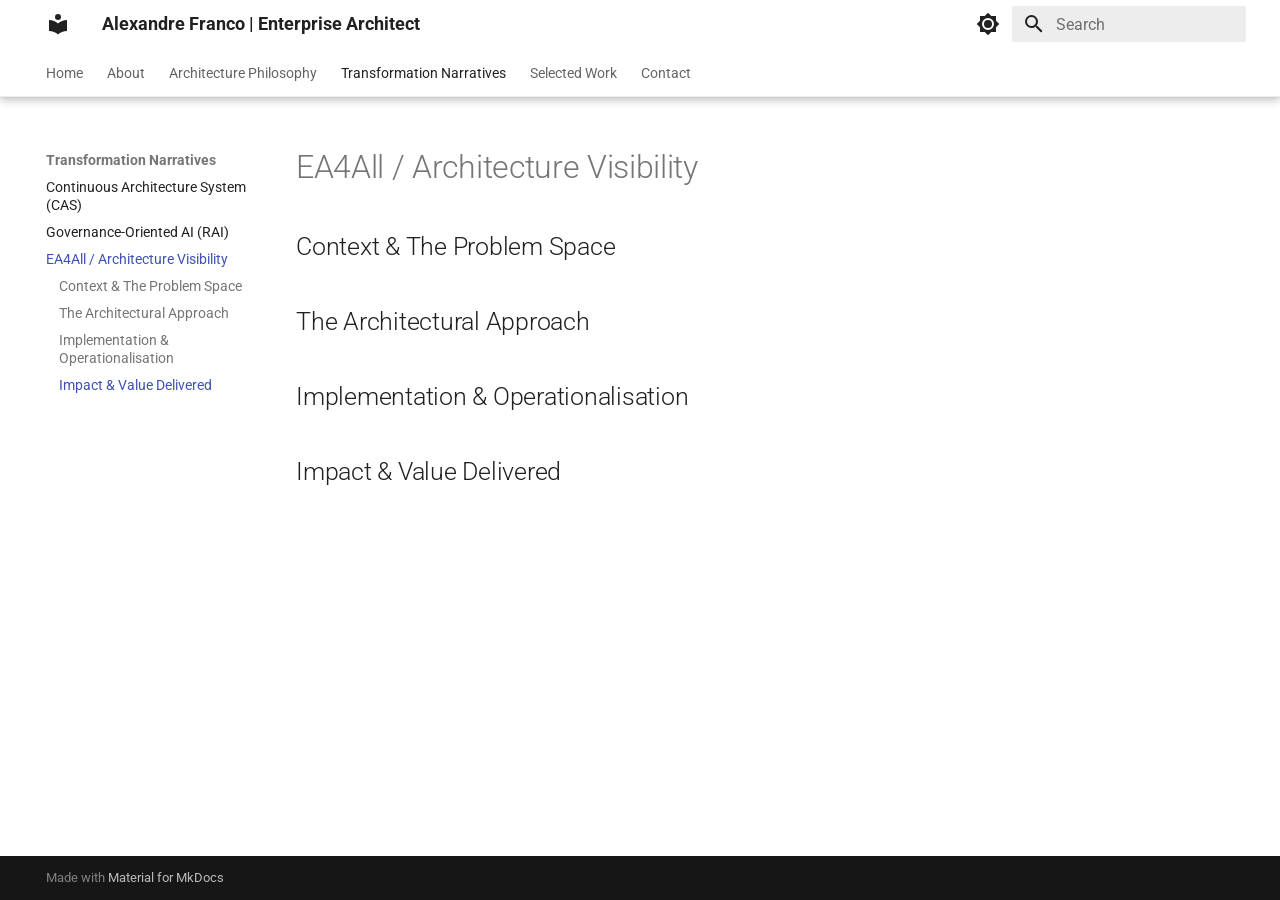
<file: narratives/ea4all/index.html>
<!doctype html>
<html lang="en" class="no-js">
  <head>
    
      <meta charset="utf-8">
      <meta name="viewport" content="width=device-width,initial-scale=1">
      
        <meta name="description" content="Enterprise Architecture, Systems Thinking, and Governance Operationalisation">
      
      
        <meta name="author" content="Alexandre Franco">
      
      
        <link rel="canonical" href="https://avfranco-br.github.io/portfolio/narratives/ea4all/">
      
      
        <link rel="prev" href="../rai/">
      
      
        <link rel="next" href="../../selected-work/">
      
      
        
      
      
      <link rel="icon" href="../../assets/images/favicon.png">
      <meta name="generator" content="mkdocs-1.6.1, mkdocs-material-9.7.6">
    
    
      
        <title>EA4All / Architecture Visibility - Alexandre Franco | Enterprise Architect</title>
      
    
    
      <link rel="stylesheet" href="../../assets/stylesheets/main.484c7ddc.min.css">
      
        
        <link rel="stylesheet" href="../../assets/stylesheets/palette.ab4e12ef.min.css">
      
      


    
    
      
    
    
      
        
        
        <link rel="preconnect" href="https://fonts.gstatic.com" crossorigin>
        <link rel="stylesheet" href="https://fonts.googleapis.com/css?family=Roboto:300,300i,400,400i,700,700i%7CRoboto+Mono:400,400i,700,700i&display=fallback">
        <style>:root{--md-text-font:"Roboto";--md-code-font:"Roboto Mono"}</style>
      
    
    
    <script>__md_scope=new URL("../..",location),__md_hash=e=>[...e].reduce(((e,_)=>(e<<5)-e+_.charCodeAt(0)),0),__md_get=(e,_=localStorage,t=__md_scope)=>JSON.parse(_.getItem(t.pathname+"."+e)),__md_set=(e,_,t=localStorage,a=__md_scope)=>{try{t.setItem(a.pathname+"."+e,JSON.stringify(_))}catch(e){}}</script>
    
      

    
    
  </head>
  
  
    
    
      
    
    
    
    
    <body dir="ltr" data-md-color-scheme="default" data-md-color-primary="white" data-md-color-accent="indigo">
  
    
    <input class="md-toggle" data-md-toggle="drawer" type="checkbox" id="__drawer" autocomplete="off">
    <input class="md-toggle" data-md-toggle="search" type="checkbox" id="__search" autocomplete="off">
    <label class="md-overlay" for="__drawer"></label>
    <div data-md-component="skip">
      
        
        <a href="#ea4all-architecture-visibility" class="md-skip">
          Skip to content
        </a>
      
    </div>
    <div data-md-component="announce">
      
    </div>
    
    
      

  

<header class="md-header md-header--shadow md-header--lifted" data-md-component="header">
  <nav class="md-header__inner md-grid" aria-label="Header">
    <a href="../.." title="Alexandre Franco | Enterprise Architect" class="md-header__button md-logo" aria-label="Alexandre Franco | Enterprise Architect" data-md-component="logo">
      
  
  <svg xmlns="http://www.w3.org/2000/svg" viewBox="0 0 24 24"><path d="M12 8a3 3 0 0 0 3-3 3 3 0 0 0-3-3 3 3 0 0 0-3 3 3 3 0 0 0 3 3m0 3.54C9.64 9.35 6.5 8 3 8v11c3.5 0 6.64 1.35 9 3.54 2.36-2.19 5.5-3.54 9-3.54V8c-3.5 0-6.64 1.35-9 3.54"/></svg>

    </a>
    <label class="md-header__button md-icon" for="__drawer">
      
      <svg xmlns="http://www.w3.org/2000/svg" viewBox="0 0 24 24"><path d="M3 6h18v2H3zm0 5h18v2H3zm0 5h18v2H3z"/></svg>
    </label>
    <div class="md-header__title" data-md-component="header-title">
      <div class="md-header__ellipsis">
        <div class="md-header__topic">
          <span class="md-ellipsis">
            Alexandre Franco | Enterprise Architect
          </span>
        </div>
        <div class="md-header__topic" data-md-component="header-topic">
          <span class="md-ellipsis">
            
              EA4All / Architecture Visibility
            
          </span>
        </div>
      </div>
    </div>
    
      
        <form class="md-header__option" data-md-component="palette">
  
    
    
    
    <input class="md-option" data-md-color-media="(prefers-color-scheme: light)" data-md-color-scheme="default" data-md-color-primary="white" data-md-color-accent="indigo"  aria-label="Switch to dark mode"  type="radio" name="__palette" id="__palette_0">
    
      <label class="md-header__button md-icon" title="Switch to dark mode" for="__palette_1" hidden>
        <svg xmlns="http://www.w3.org/2000/svg" viewBox="0 0 24 24"><path d="M12 8a4 4 0 0 0-4 4 4 4 0 0 0 4 4 4 4 0 0 0 4-4 4 4 0 0 0-4-4m0 10a6 6 0 0 1-6-6 6 6 0 0 1 6-6 6 6 0 0 1 6 6 6 6 0 0 1-6 6m8-9.31V4h-4.69L12 .69 8.69 4H4v4.69L.69 12 4 15.31V20h4.69L12 23.31 15.31 20H20v-4.69L23.31 12z"/></svg>
      </label>
    
  
    
    
    
    <input class="md-option" data-md-color-media="(prefers-color-scheme: dark)" data-md-color-scheme="slate" data-md-color-primary="black" data-md-color-accent="indigo"  aria-label="Switch to light mode"  type="radio" name="__palette" id="__palette_1">
    
      <label class="md-header__button md-icon" title="Switch to light mode" for="__palette_0" hidden>
        <svg xmlns="http://www.w3.org/2000/svg" viewBox="0 0 24 24"><path d="M12 18c-.89 0-1.74-.2-2.5-.55C11.56 16.5 13 14.42 13 12s-1.44-4.5-3.5-5.45C10.26 6.2 11.11 6 12 6a6 6 0 0 1 6 6 6 6 0 0 1-6 6m8-9.31V4h-4.69L12 .69 8.69 4H4v4.69L.69 12 4 15.31V20h4.69L12 23.31 15.31 20H20v-4.69L23.31 12z"/></svg>
      </label>
    
  
</form>
      
    
    
      <script>var palette=__md_get("__palette");if(palette&&palette.color){if("(prefers-color-scheme)"===palette.color.media){var media=matchMedia("(prefers-color-scheme: light)"),input=document.querySelector(media.matches?"[data-md-color-media='(prefers-color-scheme: light)']":"[data-md-color-media='(prefers-color-scheme: dark)']");palette.color.media=input.getAttribute("data-md-color-media"),palette.color.scheme=input.getAttribute("data-md-color-scheme"),palette.color.primary=input.getAttribute("data-md-color-primary"),palette.color.accent=input.getAttribute("data-md-color-accent")}for(var[key,value]of Object.entries(palette.color))document.body.setAttribute("data-md-color-"+key,value)}</script>
    
    
    
      
      
        <label class="md-header__button md-icon" for="__search">
          
          <svg xmlns="http://www.w3.org/2000/svg" viewBox="0 0 24 24"><path d="M9.5 3A6.5 6.5 0 0 1 16 9.5c0 1.61-.59 3.09-1.56 4.23l.27.27h.79l5 5-1.5 1.5-5-5v-.79l-.27-.27A6.52 6.52 0 0 1 9.5 16 6.5 6.5 0 0 1 3 9.5 6.5 6.5 0 0 1 9.5 3m0 2C7 5 5 7 5 9.5S7 14 9.5 14 14 12 14 9.5 12 5 9.5 5"/></svg>
        </label>
        <div class="md-search" data-md-component="search" role="dialog">
  <label class="md-search__overlay" for="__search"></label>
  <div class="md-search__inner" role="search">
    <form class="md-search__form" name="search">
      <input type="text" class="md-search__input" name="query" aria-label="Search" placeholder="Search" autocapitalize="off" autocorrect="off" autocomplete="off" spellcheck="false" data-md-component="search-query" required>
      <label class="md-search__icon md-icon" for="__search">
        
        <svg xmlns="http://www.w3.org/2000/svg" viewBox="0 0 24 24"><path d="M9.5 3A6.5 6.5 0 0 1 16 9.5c0 1.61-.59 3.09-1.56 4.23l.27.27h.79l5 5-1.5 1.5-5-5v-.79l-.27-.27A6.52 6.52 0 0 1 9.5 16 6.5 6.5 0 0 1 3 9.5 6.5 6.5 0 0 1 9.5 3m0 2C7 5 5 7 5 9.5S7 14 9.5 14 14 12 14 9.5 12 5 9.5 5"/></svg>
        
        <svg xmlns="http://www.w3.org/2000/svg" viewBox="0 0 24 24"><path d="M20 11v2H8l5.5 5.5-1.42 1.42L4.16 12l7.92-7.92L13.5 5.5 8 11z"/></svg>
      </label>
      <nav class="md-search__options" aria-label="Search">
        
        <button type="reset" class="md-search__icon md-icon" title="Clear" aria-label="Clear" tabindex="-1">
          
          <svg xmlns="http://www.w3.org/2000/svg" viewBox="0 0 24 24"><path d="M19 6.41 17.59 5 12 10.59 6.41 5 5 6.41 10.59 12 5 17.59 6.41 19 12 13.41 17.59 19 19 17.59 13.41 12z"/></svg>
        </button>
      </nav>
      
        <div class="md-search__suggest" data-md-component="search-suggest"></div>
      
    </form>
    <div class="md-search__output">
      <div class="md-search__scrollwrap" tabindex="0" data-md-scrollfix>
        <div class="md-search-result" data-md-component="search-result">
          <div class="md-search-result__meta">
            Initializing search
          </div>
          <ol class="md-search-result__list" role="presentation"></ol>
        </div>
      </div>
    </div>
  </div>
</div>
      
    
    
  </nav>
  
    
      
<nav class="md-tabs" aria-label="Tabs" data-md-component="tabs">
  <div class="md-grid">
    <ul class="md-tabs__list">
      
        
  
  
  
  
    <li class="md-tabs__item">
      <a href="../.." class="md-tabs__link">
        
  
  
    
  
  Home

      </a>
    </li>
  

      
        
  
  
  
  
    <li class="md-tabs__item">
      <a href="../../about/" class="md-tabs__link">
        
  
  
    
  
  About

      </a>
    </li>
  

      
        
  
  
  
  
    <li class="md-tabs__item">
      <a href="../../philosophy/" class="md-tabs__link">
        
  
  
    
  
  Architecture Philosophy

      </a>
    </li>
  

      
        
  
  
  
    
  
  
    
    
      <li class="md-tabs__item md-tabs__item--active">
        <a href="../cas/" class="md-tabs__link">
          
  
  
  Transformation Narratives

        </a>
      </li>
    
  

      
        
  
  
  
  
    <li class="md-tabs__item">
      <a href="../../selected-work/" class="md-tabs__link">
        
  
  
    
  
  Selected Work

      </a>
    </li>
  

      
        
  
  
  
  
    <li class="md-tabs__item">
      <a href="../../contact/" class="md-tabs__link">
        
  
  
    
  
  Contact

      </a>
    </li>
  

      
    </ul>
  </div>
</nav>
    
  
</header>
    
    <div class="md-container" data-md-component="container">
      
      
        
      
      <main class="md-main" data-md-component="main">
        <div class="md-main__inner md-grid">
          
            
              
              <div class="md-sidebar md-sidebar--primary" data-md-component="sidebar" data-md-type="navigation" >
                <div class="md-sidebar__scrollwrap">
                  <div class="md-sidebar__inner">
                    


  


  

<nav class="md-nav md-nav--primary md-nav--lifted md-nav--integrated" aria-label="Navigation" data-md-level="0">
  <label class="md-nav__title" for="__drawer">
    <a href="../.." title="Alexandre Franco | Enterprise Architect" class="md-nav__button md-logo" aria-label="Alexandre Franco | Enterprise Architect" data-md-component="logo">
      
  
  <svg xmlns="http://www.w3.org/2000/svg" viewBox="0 0 24 24"><path d="M12 8a3 3 0 0 0 3-3 3 3 0 0 0-3-3 3 3 0 0 0-3 3 3 3 0 0 0 3 3m0 3.54C9.64 9.35 6.5 8 3 8v11c3.5 0 6.64 1.35 9 3.54 2.36-2.19 5.5-3.54 9-3.54V8c-3.5 0-6.64 1.35-9 3.54"/></svg>

    </a>
    Alexandre Franco | Enterprise Architect
  </label>
  
  <ul class="md-nav__list" data-md-scrollfix>
    
      
      
  
  
  
  
    <li class="md-nav__item">
      <a href="../.." class="md-nav__link">
        
  
  
  <span class="md-ellipsis">
    
  
    Home
  

    
  </span>
  
  

      </a>
    </li>
  

    
      
      
  
  
  
  
    <li class="md-nav__item">
      <a href="../../about/" class="md-nav__link">
        
  
  
  <span class="md-ellipsis">
    
  
    About
  

    
  </span>
  
  

      </a>
    </li>
  

    
      
      
  
  
  
  
    <li class="md-nav__item">
      <a href="../../philosophy/" class="md-nav__link">
        
  
  
  <span class="md-ellipsis">
    
  
    Architecture Philosophy
  

    
  </span>
  
  

      </a>
    </li>
  

    
      
      
  
  
    
  
  
  
    
    
    
    
      
        
        
      
      
        
      
    
    
    <li class="md-nav__item md-nav__item--active md-nav__item--section md-nav__item--nested">
      
        
        
        <input class="md-nav__toggle md-toggle " type="checkbox" id="__nav_4" checked>
        
          
          <label class="md-nav__link" for="__nav_4" id="__nav_4_label" tabindex="">
            
  
  
  <span class="md-ellipsis">
    
  
    Transformation Narratives
  

    
  </span>
  
  

            <span class="md-nav__icon md-icon"></span>
          </label>
        
        <nav class="md-nav" data-md-level="1" aria-labelledby="__nav_4_label" aria-expanded="true">
          <label class="md-nav__title" for="__nav_4">
            <span class="md-nav__icon md-icon"></span>
            
  
    Transformation Narratives
  

          </label>
          <ul class="md-nav__list" data-md-scrollfix>
            
              
                
  
  
  
  
    <li class="md-nav__item">
      <a href="../cas/" class="md-nav__link">
        
  
  
  <span class="md-ellipsis">
    
  
    Continuous Architecture System (CAS)
  

    
  </span>
  
  

      </a>
    </li>
  

              
            
              
                
  
  
  
  
    <li class="md-nav__item">
      <a href="../rai/" class="md-nav__link">
        
  
  
  <span class="md-ellipsis">
    
  
    Governance-Oriented AI (RAI)
  

    
  </span>
  
  

      </a>
    </li>
  

              
            
              
                
  
  
    
  
  
  
    <li class="md-nav__item md-nav__item--active">
      
      <input class="md-nav__toggle md-toggle" type="checkbox" id="__toc">
      
      
        
      
      
        <label class="md-nav__link md-nav__link--active" for="__toc">
          
  
  
  <span class="md-ellipsis">
    
  
    EA4All / Architecture Visibility
  

    
  </span>
  
  

          <span class="md-nav__icon md-icon"></span>
        </label>
      
      <a href="./" class="md-nav__link md-nav__link--active">
        
  
  
  <span class="md-ellipsis">
    
  
    EA4All / Architecture Visibility
  

    
  </span>
  
  

      </a>
      
        

<nav class="md-nav md-nav--secondary" aria-label="Table of contents">
  
  
  
    
  
  
    <label class="md-nav__title" for="__toc">
      <span class="md-nav__icon md-icon"></span>
      Table of contents
    </label>
    <ul class="md-nav__list" data-md-component="toc" data-md-scrollfix>
      
        <li class="md-nav__item">
  <a href="#context-the-problem-space" class="md-nav__link">
    <span class="md-ellipsis">
      
        Context &amp; The Problem Space
      
    </span>
  </a>
  
</li>
      
        <li class="md-nav__item">
  <a href="#the-architectural-approach" class="md-nav__link">
    <span class="md-ellipsis">
      
        The Architectural Approach
      
    </span>
  </a>
  
</li>
      
        <li class="md-nav__item">
  <a href="#implementation-operationalisation" class="md-nav__link">
    <span class="md-ellipsis">
      
        Implementation &amp; Operationalisation
      
    </span>
  </a>
  
</li>
      
        <li class="md-nav__item">
  <a href="#impact-value-delivered" class="md-nav__link">
    <span class="md-ellipsis">
      
        Impact &amp; Value Delivered
      
    </span>
  </a>
  
</li>
      
    </ul>
  
</nav>
      
    </li>
  

              
            
          </ul>
        </nav>
      
    </li>
  

    
      
      
  
  
  
  
    <li class="md-nav__item">
      <a href="../../selected-work/" class="md-nav__link">
        
  
  
  <span class="md-ellipsis">
    
  
    Selected Work
  

    
  </span>
  
  

      </a>
    </li>
  

    
      
      
  
  
  
  
    <li class="md-nav__item">
      <a href="../../contact/" class="md-nav__link">
        
  
  
  <span class="md-ellipsis">
    
  
    Contact
  

    
  </span>
  
  

      </a>
    </li>
  

    
  </ul>
</nav>
                  </div>
                </div>
              </div>
            
            
          
          
            <div class="md-content" data-md-component="content">
              
              <article class="md-content__inner md-typeset">
                
                  



<h1 id="ea4all-architecture-visibility">EA4All / Architecture Visibility<a class="headerlink" href="#ea4all-architecture-visibility" title="Permanent link">&para;</a></h1>
<h2 id="context-the-problem-space">Context &amp; The Problem Space<a class="headerlink" href="#context-the-problem-space" title="Permanent link">&para;</a></h2>
<!-- Outline the systemic friction or business challenge. (Architecture with Transparency, Efficiency, and Collaboration) -->

<h2 id="the-architectural-approach">The Architectural Approach<a class="headerlink" href="#the-architectural-approach" title="Permanent link">&para;</a></h2>
<!-- The philosophy and strategy used to address the problem. Why was this approach chosen? -->

<h2 id="implementation-operationalisation">Implementation &amp; Operationalisation<a class="headerlink" href="#implementation-operationalisation" title="Permanent link">&para;</a></h2>
<!-- How the strategy was executed. Focus on governance, constraints, and process change. -->

<h2 id="impact-value-delivered">Impact &amp; Value Delivered<a class="headerlink" href="#impact-value-delivered" title="Permanent link">&para;</a></h2>
<!-- Tangible outcomes, behavioural shifts, and systemic improvements. -->












                
              </article>
            </div>
          
          
<script>var target=document.getElementById(location.hash.slice(1));target&&target.name&&(target.checked=target.name.startsWith("__tabbed_"))</script>
        </div>
        
          <button type="button" class="md-top md-icon" data-md-component="top" hidden>
  
  <svg xmlns="http://www.w3.org/2000/svg" viewBox="0 0 24 24"><path d="M13 20h-2V8l-5.5 5.5-1.42-1.42L12 4.16l7.92 7.92-1.42 1.42L13 8z"/></svg>
  Back to top
</button>
        
      </main>
      
        <footer class="md-footer">
  
  <div class="md-footer-meta md-typeset">
    <div class="md-footer-meta__inner md-grid">
      <div class="md-copyright">
  
  
    Made with
    <a href="https://squidfunk.github.io/mkdocs-material/" target="_blank" rel="noopener">
      Material for MkDocs
    </a>
  
</div>
      
    </div>
  </div>
</footer>
      
    </div>
    <div class="md-dialog" data-md-component="dialog">
      <div class="md-dialog__inner md-typeset"></div>
    </div>
    
    
    
      
      
      <script id="__config" type="application/json">{"annotate": null, "base": "../..", "features": ["navigation.tabs", "navigation.tabs.sticky", "navigation.sections", "navigation.top", "search.suggest", "search.highlight", "toc.integrate"], "search": "../../assets/javascripts/workers/search.2c215733.min.js", "tags": null, "translations": {"clipboard.copied": "Copied to clipboard", "clipboard.copy": "Copy to clipboard", "search.result.more.one": "1 more on this page", "search.result.more.other": "# more on this page", "search.result.none": "No matching documents", "search.result.one": "1 matching document", "search.result.other": "# matching documents", "search.result.placeholder": "Type to start searching", "search.result.term.missing": "Missing", "select.version": "Select version"}, "version": null}</script>
    
    
      <script src="../../assets/javascripts/bundle.79ae519e.min.js"></script>
      
    
  </body>
</html>
</file>
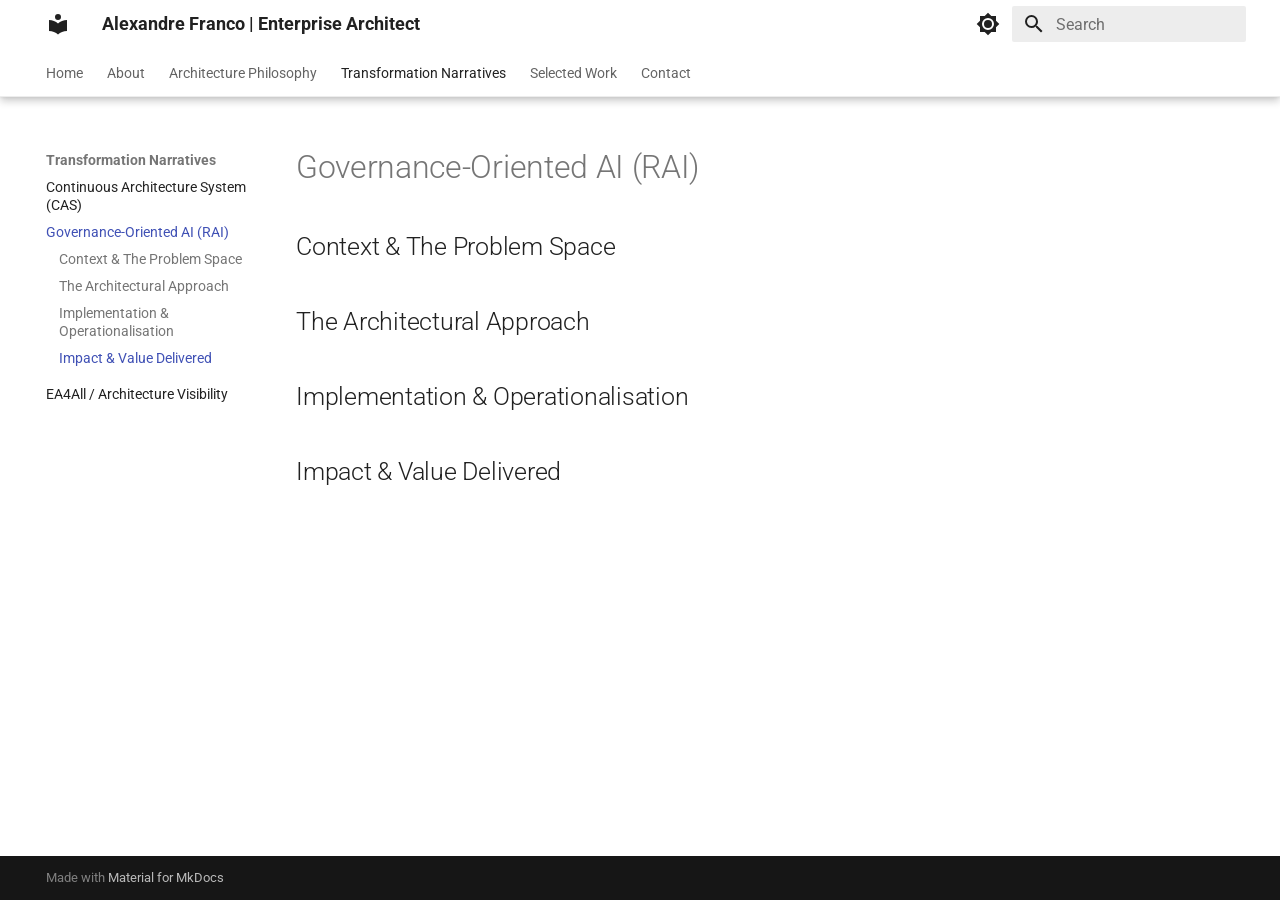
<file: narratives/rai/index.html>
<!doctype html>
<html lang="en" class="no-js">
  <head>
    
      <meta charset="utf-8">
      <meta name="viewport" content="width=device-width,initial-scale=1">
      
        <meta name="description" content="Enterprise Architecture, Systems Thinking, and Governance Operationalisation">
      
      
        <meta name="author" content="Alexandre Franco">
      
      
        <link rel="canonical" href="https://avfranco-br.github.io/portfolio/narratives/rai/">
      
      
        <link rel="prev" href="../cas/">
      
      
        <link rel="next" href="../ea4all/">
      
      
        
      
      
      <link rel="icon" href="../../assets/images/favicon.png">
      <meta name="generator" content="mkdocs-1.6.1, mkdocs-material-9.7.6">
    
    
      
        <title>Governance-Oriented AI (RAI) - Alexandre Franco | Enterprise Architect</title>
      
    
    
      <link rel="stylesheet" href="../../assets/stylesheets/main.484c7ddc.min.css">
      
        
        <link rel="stylesheet" href="../../assets/stylesheets/palette.ab4e12ef.min.css">
      
      


    
    
      
    
    
      
        
        
        <link rel="preconnect" href="https://fonts.gstatic.com" crossorigin>
        <link rel="stylesheet" href="https://fonts.googleapis.com/css?family=Roboto:300,300i,400,400i,700,700i%7CRoboto+Mono:400,400i,700,700i&display=fallback">
        <style>:root{--md-text-font:"Roboto";--md-code-font:"Roboto Mono"}</style>
      
    
    
    <script>__md_scope=new URL("../..",location),__md_hash=e=>[...e].reduce(((e,_)=>(e<<5)-e+_.charCodeAt(0)),0),__md_get=(e,_=localStorage,t=__md_scope)=>JSON.parse(_.getItem(t.pathname+"."+e)),__md_set=(e,_,t=localStorage,a=__md_scope)=>{try{t.setItem(a.pathname+"."+e,JSON.stringify(_))}catch(e){}}</script>
    
      

    
    
  </head>
  
  
    
    
      
    
    
    
    
    <body dir="ltr" data-md-color-scheme="default" data-md-color-primary="white" data-md-color-accent="indigo">
  
    
    <input class="md-toggle" data-md-toggle="drawer" type="checkbox" id="__drawer" autocomplete="off">
    <input class="md-toggle" data-md-toggle="search" type="checkbox" id="__search" autocomplete="off">
    <label class="md-overlay" for="__drawer"></label>
    <div data-md-component="skip">
      
        
        <a href="#governance-oriented-ai-rai" class="md-skip">
          Skip to content
        </a>
      
    </div>
    <div data-md-component="announce">
      
    </div>
    
    
      

  

<header class="md-header md-header--shadow md-header--lifted" data-md-component="header">
  <nav class="md-header__inner md-grid" aria-label="Header">
    <a href="../.." title="Alexandre Franco | Enterprise Architect" class="md-header__button md-logo" aria-label="Alexandre Franco | Enterprise Architect" data-md-component="logo">
      
  
  <svg xmlns="http://www.w3.org/2000/svg" viewBox="0 0 24 24"><path d="M12 8a3 3 0 0 0 3-3 3 3 0 0 0-3-3 3 3 0 0 0-3 3 3 3 0 0 0 3 3m0 3.54C9.64 9.35 6.5 8 3 8v11c3.5 0 6.64 1.35 9 3.54 2.36-2.19 5.5-3.54 9-3.54V8c-3.5 0-6.64 1.35-9 3.54"/></svg>

    </a>
    <label class="md-header__button md-icon" for="__drawer">
      
      <svg xmlns="http://www.w3.org/2000/svg" viewBox="0 0 24 24"><path d="M3 6h18v2H3zm0 5h18v2H3zm0 5h18v2H3z"/></svg>
    </label>
    <div class="md-header__title" data-md-component="header-title">
      <div class="md-header__ellipsis">
        <div class="md-header__topic">
          <span class="md-ellipsis">
            Alexandre Franco | Enterprise Architect
          </span>
        </div>
        <div class="md-header__topic" data-md-component="header-topic">
          <span class="md-ellipsis">
            
              Governance-Oriented AI (RAI)
            
          </span>
        </div>
      </div>
    </div>
    
      
        <form class="md-header__option" data-md-component="palette">
  
    
    
    
    <input class="md-option" data-md-color-media="(prefers-color-scheme: light)" data-md-color-scheme="default" data-md-color-primary="white" data-md-color-accent="indigo"  aria-label="Switch to dark mode"  type="radio" name="__palette" id="__palette_0">
    
      <label class="md-header__button md-icon" title="Switch to dark mode" for="__palette_1" hidden>
        <svg xmlns="http://www.w3.org/2000/svg" viewBox="0 0 24 24"><path d="M12 8a4 4 0 0 0-4 4 4 4 0 0 0 4 4 4 4 0 0 0 4-4 4 4 0 0 0-4-4m0 10a6 6 0 0 1-6-6 6 6 0 0 1 6-6 6 6 0 0 1 6 6 6 6 0 0 1-6 6m8-9.31V4h-4.69L12 .69 8.69 4H4v4.69L.69 12 4 15.31V20h4.69L12 23.31 15.31 20H20v-4.69L23.31 12z"/></svg>
      </label>
    
  
    
    
    
    <input class="md-option" data-md-color-media="(prefers-color-scheme: dark)" data-md-color-scheme="slate" data-md-color-primary="black" data-md-color-accent="indigo"  aria-label="Switch to light mode"  type="radio" name="__palette" id="__palette_1">
    
      <label class="md-header__button md-icon" title="Switch to light mode" for="__palette_0" hidden>
        <svg xmlns="http://www.w3.org/2000/svg" viewBox="0 0 24 24"><path d="M12 18c-.89 0-1.74-.2-2.5-.55C11.56 16.5 13 14.42 13 12s-1.44-4.5-3.5-5.45C10.26 6.2 11.11 6 12 6a6 6 0 0 1 6 6 6 6 0 0 1-6 6m8-9.31V4h-4.69L12 .69 8.69 4H4v4.69L.69 12 4 15.31V20h4.69L12 23.31 15.31 20H20v-4.69L23.31 12z"/></svg>
      </label>
    
  
</form>
      
    
    
      <script>var palette=__md_get("__palette");if(palette&&palette.color){if("(prefers-color-scheme)"===palette.color.media){var media=matchMedia("(prefers-color-scheme: light)"),input=document.querySelector(media.matches?"[data-md-color-media='(prefers-color-scheme: light)']":"[data-md-color-media='(prefers-color-scheme: dark)']");palette.color.media=input.getAttribute("data-md-color-media"),palette.color.scheme=input.getAttribute("data-md-color-scheme"),palette.color.primary=input.getAttribute("data-md-color-primary"),palette.color.accent=input.getAttribute("data-md-color-accent")}for(var[key,value]of Object.entries(palette.color))document.body.setAttribute("data-md-color-"+key,value)}</script>
    
    
    
      
      
        <label class="md-header__button md-icon" for="__search">
          
          <svg xmlns="http://www.w3.org/2000/svg" viewBox="0 0 24 24"><path d="M9.5 3A6.5 6.5 0 0 1 16 9.5c0 1.61-.59 3.09-1.56 4.23l.27.27h.79l5 5-1.5 1.5-5-5v-.79l-.27-.27A6.52 6.52 0 0 1 9.5 16 6.5 6.5 0 0 1 3 9.5 6.5 6.5 0 0 1 9.5 3m0 2C7 5 5 7 5 9.5S7 14 9.5 14 14 12 14 9.5 12 5 9.5 5"/></svg>
        </label>
        <div class="md-search" data-md-component="search" role="dialog">
  <label class="md-search__overlay" for="__search"></label>
  <div class="md-search__inner" role="search">
    <form class="md-search__form" name="search">
      <input type="text" class="md-search__input" name="query" aria-label="Search" placeholder="Search" autocapitalize="off" autocorrect="off" autocomplete="off" spellcheck="false" data-md-component="search-query" required>
      <label class="md-search__icon md-icon" for="__search">
        
        <svg xmlns="http://www.w3.org/2000/svg" viewBox="0 0 24 24"><path d="M9.5 3A6.5 6.5 0 0 1 16 9.5c0 1.61-.59 3.09-1.56 4.23l.27.27h.79l5 5-1.5 1.5-5-5v-.79l-.27-.27A6.52 6.52 0 0 1 9.5 16 6.5 6.5 0 0 1 3 9.5 6.5 6.5 0 0 1 9.5 3m0 2C7 5 5 7 5 9.5S7 14 9.5 14 14 12 14 9.5 12 5 9.5 5"/></svg>
        
        <svg xmlns="http://www.w3.org/2000/svg" viewBox="0 0 24 24"><path d="M20 11v2H8l5.5 5.5-1.42 1.42L4.16 12l7.92-7.92L13.5 5.5 8 11z"/></svg>
      </label>
      <nav class="md-search__options" aria-label="Search">
        
        <button type="reset" class="md-search__icon md-icon" title="Clear" aria-label="Clear" tabindex="-1">
          
          <svg xmlns="http://www.w3.org/2000/svg" viewBox="0 0 24 24"><path d="M19 6.41 17.59 5 12 10.59 6.41 5 5 6.41 10.59 12 5 17.59 6.41 19 12 13.41 17.59 19 19 17.59 13.41 12z"/></svg>
        </button>
      </nav>
      
        <div class="md-search__suggest" data-md-component="search-suggest"></div>
      
    </form>
    <div class="md-search__output">
      <div class="md-search__scrollwrap" tabindex="0" data-md-scrollfix>
        <div class="md-search-result" data-md-component="search-result">
          <div class="md-search-result__meta">
            Initializing search
          </div>
          <ol class="md-search-result__list" role="presentation"></ol>
        </div>
      </div>
    </div>
  </div>
</div>
      
    
    
  </nav>
  
    
      
<nav class="md-tabs" aria-label="Tabs" data-md-component="tabs">
  <div class="md-grid">
    <ul class="md-tabs__list">
      
        
  
  
  
  
    <li class="md-tabs__item">
      <a href="../.." class="md-tabs__link">
        
  
  
    
  
  Home

      </a>
    </li>
  

      
        
  
  
  
  
    <li class="md-tabs__item">
      <a href="../../about/" class="md-tabs__link">
        
  
  
    
  
  About

      </a>
    </li>
  

      
        
  
  
  
  
    <li class="md-tabs__item">
      <a href="../../philosophy/" class="md-tabs__link">
        
  
  
    
  
  Architecture Philosophy

      </a>
    </li>
  

      
        
  
  
  
    
  
  
    
    
      <li class="md-tabs__item md-tabs__item--active">
        <a href="../cas/" class="md-tabs__link">
          
  
  
  Transformation Narratives

        </a>
      </li>
    
  

      
        
  
  
  
  
    <li class="md-tabs__item">
      <a href="../../selected-work/" class="md-tabs__link">
        
  
  
    
  
  Selected Work

      </a>
    </li>
  

      
        
  
  
  
  
    <li class="md-tabs__item">
      <a href="../../contact/" class="md-tabs__link">
        
  
  
    
  
  Contact

      </a>
    </li>
  

      
    </ul>
  </div>
</nav>
    
  
</header>
    
    <div class="md-container" data-md-component="container">
      
      
        
      
      <main class="md-main" data-md-component="main">
        <div class="md-main__inner md-grid">
          
            
              
              <div class="md-sidebar md-sidebar--primary" data-md-component="sidebar" data-md-type="navigation" >
                <div class="md-sidebar__scrollwrap">
                  <div class="md-sidebar__inner">
                    


  


  

<nav class="md-nav md-nav--primary md-nav--lifted md-nav--integrated" aria-label="Navigation" data-md-level="0">
  <label class="md-nav__title" for="__drawer">
    <a href="../.." title="Alexandre Franco | Enterprise Architect" class="md-nav__button md-logo" aria-label="Alexandre Franco | Enterprise Architect" data-md-component="logo">
      
  
  <svg xmlns="http://www.w3.org/2000/svg" viewBox="0 0 24 24"><path d="M12 8a3 3 0 0 0 3-3 3 3 0 0 0-3-3 3 3 0 0 0-3 3 3 3 0 0 0 3 3m0 3.54C9.64 9.35 6.5 8 3 8v11c3.5 0 6.64 1.35 9 3.54 2.36-2.19 5.5-3.54 9-3.54V8c-3.5 0-6.64 1.35-9 3.54"/></svg>

    </a>
    Alexandre Franco | Enterprise Architect
  </label>
  
  <ul class="md-nav__list" data-md-scrollfix>
    
      
      
  
  
  
  
    <li class="md-nav__item">
      <a href="../.." class="md-nav__link">
        
  
  
  <span class="md-ellipsis">
    
  
    Home
  

    
  </span>
  
  

      </a>
    </li>
  

    
      
      
  
  
  
  
    <li class="md-nav__item">
      <a href="../../about/" class="md-nav__link">
        
  
  
  <span class="md-ellipsis">
    
  
    About
  

    
  </span>
  
  

      </a>
    </li>
  

    
      
      
  
  
  
  
    <li class="md-nav__item">
      <a href="../../philosophy/" class="md-nav__link">
        
  
  
  <span class="md-ellipsis">
    
  
    Architecture Philosophy
  

    
  </span>
  
  

      </a>
    </li>
  

    
      
      
  
  
    
  
  
  
    
    
    
    
      
        
        
      
      
        
      
    
    
    <li class="md-nav__item md-nav__item--active md-nav__item--section md-nav__item--nested">
      
        
        
        <input class="md-nav__toggle md-toggle " type="checkbox" id="__nav_4" checked>
        
          
          <label class="md-nav__link" for="__nav_4" id="__nav_4_label" tabindex="">
            
  
  
  <span class="md-ellipsis">
    
  
    Transformation Narratives
  

    
  </span>
  
  

            <span class="md-nav__icon md-icon"></span>
          </label>
        
        <nav class="md-nav" data-md-level="1" aria-labelledby="__nav_4_label" aria-expanded="true">
          <label class="md-nav__title" for="__nav_4">
            <span class="md-nav__icon md-icon"></span>
            
  
    Transformation Narratives
  

          </label>
          <ul class="md-nav__list" data-md-scrollfix>
            
              
                
  
  
  
  
    <li class="md-nav__item">
      <a href="../cas/" class="md-nav__link">
        
  
  
  <span class="md-ellipsis">
    
  
    Continuous Architecture System (CAS)
  

    
  </span>
  
  

      </a>
    </li>
  

              
            
              
                
  
  
    
  
  
  
    <li class="md-nav__item md-nav__item--active">
      
      <input class="md-nav__toggle md-toggle" type="checkbox" id="__toc">
      
      
        
      
      
        <label class="md-nav__link md-nav__link--active" for="__toc">
          
  
  
  <span class="md-ellipsis">
    
  
    Governance-Oriented AI (RAI)
  

    
  </span>
  
  

          <span class="md-nav__icon md-icon"></span>
        </label>
      
      <a href="./" class="md-nav__link md-nav__link--active">
        
  
  
  <span class="md-ellipsis">
    
  
    Governance-Oriented AI (RAI)
  

    
  </span>
  
  

      </a>
      
        

<nav class="md-nav md-nav--secondary" aria-label="Table of contents">
  
  
  
    
  
  
    <label class="md-nav__title" for="__toc">
      <span class="md-nav__icon md-icon"></span>
      Table of contents
    </label>
    <ul class="md-nav__list" data-md-component="toc" data-md-scrollfix>
      
        <li class="md-nav__item">
  <a href="#context-the-problem-space" class="md-nav__link">
    <span class="md-ellipsis">
      
        Context &amp; The Problem Space
      
    </span>
  </a>
  
</li>
      
        <li class="md-nav__item">
  <a href="#the-architectural-approach" class="md-nav__link">
    <span class="md-ellipsis">
      
        The Architectural Approach
      
    </span>
  </a>
  
</li>
      
        <li class="md-nav__item">
  <a href="#implementation-operationalisation" class="md-nav__link">
    <span class="md-ellipsis">
      
        Implementation &amp; Operationalisation
      
    </span>
  </a>
  
</li>
      
        <li class="md-nav__item">
  <a href="#impact-value-delivered" class="md-nav__link">
    <span class="md-ellipsis">
      
        Impact &amp; Value Delivered
      
    </span>
  </a>
  
</li>
      
    </ul>
  
</nav>
      
    </li>
  

              
            
              
                
  
  
  
  
    <li class="md-nav__item">
      <a href="../ea4all/" class="md-nav__link">
        
  
  
  <span class="md-ellipsis">
    
  
    EA4All / Architecture Visibility
  

    
  </span>
  
  

      </a>
    </li>
  

              
            
          </ul>
        </nav>
      
    </li>
  

    
      
      
  
  
  
  
    <li class="md-nav__item">
      <a href="../../selected-work/" class="md-nav__link">
        
  
  
  <span class="md-ellipsis">
    
  
    Selected Work
  

    
  </span>
  
  

      </a>
    </li>
  

    
      
      
  
  
  
  
    <li class="md-nav__item">
      <a href="../../contact/" class="md-nav__link">
        
  
  
  <span class="md-ellipsis">
    
  
    Contact
  

    
  </span>
  
  

      </a>
    </li>
  

    
  </ul>
</nav>
                  </div>
                </div>
              </div>
            
            
          
          
            <div class="md-content" data-md-component="content">
              
              <article class="md-content__inner md-typeset">
                
                  



<h1 id="governance-oriented-ai-rai">Governance-Oriented AI (RAI)<a class="headerlink" href="#governance-oriented-ai-rai" title="Permanent link">&para;</a></h1>
<h2 id="context-the-problem-space">Context &amp; The Problem Space<a class="headerlink" href="#context-the-problem-space" title="Permanent link">&para;</a></h2>
<!-- Outline the systemic friction or business challenge. (Runner Agentic Intelligence experiment) -->

<h2 id="the-architectural-approach">The Architectural Approach<a class="headerlink" href="#the-architectural-approach" title="Permanent link">&para;</a></h2>
<!-- The philosophy and strategy used to address the problem. Why was this approach chosen? -->

<h2 id="implementation-operationalisation">Implementation &amp; Operationalisation<a class="headerlink" href="#implementation-operationalisation" title="Permanent link">&para;</a></h2>
<!-- How the strategy was executed. Focus on governance, constraints, and process change. -->

<h2 id="impact-value-delivered">Impact &amp; Value Delivered<a class="headerlink" href="#impact-value-delivered" title="Permanent link">&para;</a></h2>
<!-- Tangible outcomes, behavioural shifts, and systemic improvements. -->












                
              </article>
            </div>
          
          
<script>var target=document.getElementById(location.hash.slice(1));target&&target.name&&(target.checked=target.name.startsWith("__tabbed_"))</script>
        </div>
        
          <button type="button" class="md-top md-icon" data-md-component="top" hidden>
  
  <svg xmlns="http://www.w3.org/2000/svg" viewBox="0 0 24 24"><path d="M13 20h-2V8l-5.5 5.5-1.42-1.42L12 4.16l7.92 7.92-1.42 1.42L13 8z"/></svg>
  Back to top
</button>
        
      </main>
      
        <footer class="md-footer">
  
  <div class="md-footer-meta md-typeset">
    <div class="md-footer-meta__inner md-grid">
      <div class="md-copyright">
  
  
    Made with
    <a href="https://squidfunk.github.io/mkdocs-material/" target="_blank" rel="noopener">
      Material for MkDocs
    </a>
  
</div>
      
    </div>
  </div>
</footer>
      
    </div>
    <div class="md-dialog" data-md-component="dialog">
      <div class="md-dialog__inner md-typeset"></div>
    </div>
    
    
    
      
      
      <script id="__config" type="application/json">{"annotate": null, "base": "../..", "features": ["navigation.tabs", "navigation.tabs.sticky", "navigation.sections", "navigation.top", "search.suggest", "search.highlight", "toc.integrate"], "search": "../../assets/javascripts/workers/search.2c215733.min.js", "tags": null, "translations": {"clipboard.copied": "Copied to clipboard", "clipboard.copy": "Copy to clipboard", "search.result.more.one": "1 more on this page", "search.result.more.other": "# more on this page", "search.result.none": "No matching documents", "search.result.one": "1 matching document", "search.result.other": "# matching documents", "search.result.placeholder": "Type to start searching", "search.result.term.missing": "Missing", "select.version": "Select version"}, "version": null}</script>
    
    
      <script src="../../assets/javascripts/bundle.79ae519e.min.js"></script>
      
    
  </body>
</html>
</file>
<file: assets/stylesheets/main.484c7ddc.min.css>
@charset "UTF-8";html{-webkit-text-size-adjust:none;-moz-text-size-adjust:none;text-size-adjust:none;box-sizing:border-box}*,:after,:before{box-sizing:inherit}@media (prefers-reduced-motion){*,:after,:before{transition:none!important}}body{margin:0}a,button,input,label{-webkit-tap-highlight-color:transparent}a{color:inherit;text-decoration:none}hr{border:0;box-sizing:initial;display:block;height:.05rem;overflow:visible;padding:0}small{font-size:80%}sub,sup{line-height:1em}img{border-style:none}table{border-collapse:initial;border-spacing:0}td,th{font-weight:400;vertical-align:top}button{background:#0000;border:0;font-family:inherit;font-size:inherit;margin:0;padding:0}input{border:0;outline:none}:root{--md-primary-fg-color:#4051b5;--md-primary-fg-color--light:#5d6cc0;--md-primary-fg-color--dark:#303fa1;--md-primary-bg-color:#fff;--md-primary-bg-color--light:#ffffffb3;--md-accent-fg-color:#526cfe;--md-accent-fg-color--transparent:#526cfe1a;--md-accent-bg-color:#fff;--md-accent-bg-color--light:#ffffffb3}[data-md-color-scheme=default]{color-scheme:light}[data-md-color-scheme=default] img[src$="#gh-dark-mode-only"],[data-md-color-scheme=default] img[src$="#only-dark"]{display:none}:root,[data-md-color-scheme=default]{--md-hue:225deg;--md-default-fg-color:#000000de;--md-default-fg-color--light:#0000008a;--md-default-fg-color--lighter:#00000052;--md-default-fg-color--lightest:#00000012;--md-default-bg-color:#fff;--md-default-bg-color--light:#ffffffb3;--md-default-bg-color--lighter:#ffffff4d;--md-default-bg-color--lightest:#ffffff1f;--md-code-fg-color:#36464e;--md-code-bg-color:#f5f5f5;--md-code-bg-color--light:#f5f5f5b3;--md-code-bg-color--lighter:#f5f5f54d;--md-code-hl-color:#4287ff;--md-code-hl-color--light:#4287ff1a;--md-code-hl-number-color:#d52a2a;--md-code-hl-special-color:#db1457;--md-code-hl-function-color:#a846b9;--md-code-hl-constant-color:#6e59d9;--md-code-hl-keyword-color:#3f6ec6;--md-code-hl-string-color:#1c7d4d;--md-code-hl-name-color:var(--md-code-fg-color);--md-code-hl-operator-color:var(--md-default-fg-color--light);--md-code-hl-punctuation-color:var(--md-default-fg-color--light);--md-code-hl-comment-color:var(--md-default-fg-color--light);--md-code-hl-generic-color:var(--md-default-fg-color--light);--md-code-hl-variable-color:var(--md-default-fg-color--light);--md-typeset-color:var(--md-default-fg-color);--md-typeset-a-color:var(--md-primary-fg-color);--md-typeset-del-color:#f5503d26;--md-typeset-ins-color:#0bd57026;--md-typeset-kbd-color:#fafafa;--md-typeset-kbd-accent-color:#fff;--md-typeset-kbd-border-color:#b8b8b8;--md-typeset-mark-color:#ffff0080;--md-typeset-table-color:#0000001f;--md-typeset-table-color--light:rgba(0,0,0,.035);--md-admonition-fg-color:var(--md-default-fg-color);--md-admonition-bg-color:var(--md-default-bg-color);--md-warning-fg-color:#000000de;--md-warning-bg-color:#ff9;--md-footer-fg-color:#fff;--md-footer-fg-color--light:#ffffffb3;--md-footer-fg-color--lighter:#ffffff73;--md-footer-bg-color:#000000de;--md-footer-bg-color--dark:#00000052;--md-shadow-z1:0 0.2rem 0.5rem #0000000d,0 0 0.05rem #0000001a;--md-shadow-z2:0 0.2rem 0.5rem #0000001a,0 0 0.05rem #00000040;--md-shadow-z3:0 0.2rem 0.5rem #0003,0 0 0.05rem #00000059}.md-icon svg{fill:currentcolor;display:block;height:1.2rem;width:1.2rem}body{-webkit-font-smoothing:antialiased;-moz-osx-font-smoothing:grayscale;--md-text-font-family:var(--md-text-font,_),-apple-system,BlinkMacSystemFont,Helvetica,Arial,sans-serif;--md-code-font-family:var(--md-code-font,_),SFMono-Regular,Consolas,Menlo,monospace}aside,body,input{font-feature-settings:"kern","liga";color:var(--md-typeset-color);font-family:var(--md-text-font-family)}code,kbd,pre{font-feature-settings:"kern";font-family:var(--md-code-font-family)}:root{--md-typeset-table-sort-icon:url('data:image/svg+xml;charset=utf-8,<svg xmlns="http://www.w3.org/2000/svg" viewBox="0 0 24 24"><path d="m18 21-4-4h3V7h-3l4-4 4 4h-3v10h3M2 19v-2h10v2M2 13v-2h7v2M2 7V5h4v2z"/></svg>');--md-typeset-table-sort-icon--asc:url('data:image/svg+xml;charset=utf-8,<svg xmlns="http://www.w3.org/2000/svg" viewBox="0 0 24 24"><path d="M19 17h3l-4 4-4-4h3V3h2M2 17h10v2H2M6 5v2H2V5m0 6h7v2H2z"/></svg>');--md-typeset-table-sort-icon--desc:url('data:image/svg+xml;charset=utf-8,<svg xmlns="http://www.w3.org/2000/svg" viewBox="0 0 24 24"><path d="M19 7h3l-4-4-4 4h3v14h2M2 17h10v2H2M6 5v2H2V5m0 6h7v2H2z"/></svg>')}.md-typeset{-webkit-print-color-adjust:exact;color-adjust:exact;font-size:.8rem;line-height:1.6;overflow-wrap:break-word}@media print{.md-typeset{font-size:.68rem}}.md-typeset blockquote,.md-typeset dl,.md-typeset figure,.md-typeset ol,.md-typeset pre,.md-typeset ul{margin-bottom:1em;margin-top:1em}.md-typeset h1{color:var(--md-default-fg-color--light);font-size:2em;line-height:1.3;margin:0 0 1.25em}.md-typeset h1,.md-typeset h2{font-weight:300;letter-spacing:-.01em}.md-typeset h2{font-size:1.5625em;line-height:1.4;margin:1.6em 0 .64em}.md-typeset h3{font-size:1.25em;font-weight:400;letter-spacing:-.01em;line-height:1.5;margin:1.6em 0 .8em}.md-typeset h2+h3{margin-top:.8em}.md-typeset h4{font-weight:700;letter-spacing:-.01em;margin:1em 0}.md-typeset h5,.md-typeset h6{color:var(--md-default-fg-color--light);font-size:.8em;font-weight:700;letter-spacing:-.01em;margin:1.25em 0}.md-typeset h5{text-transform:uppercase}.md-typeset h5 code{text-transform:none}.md-typeset hr{border-bottom:.05rem solid var(--md-default-fg-color--lightest);display:flow-root;margin:1.5em 0}.md-typeset a{color:var(--md-typeset-a-color);word-break:break-word}.md-typeset a,.md-typeset a:before{transition:color 125ms}.md-typeset a:focus,.md-typeset a:hover{color:var(--md-accent-fg-color)}.md-typeset a:focus code,.md-typeset a:hover code{background-color:var(--md-accent-fg-color--transparent);color:var(--md-accent-fg-color)}.md-typeset a code{color:var(--md-typeset-a-color)}.md-typeset a.focus-visible{outline-color:var(--md-accent-fg-color);outline-offset:.2rem}.md-typeset code,.md-typeset kbd,.md-typeset pre{color:var(--md-code-fg-color);direction:ltr;font-variant-ligatures:none;transition:background-color 125ms}@media print{.md-typeset code,.md-typeset kbd,.md-typeset pre{white-space:pre-wrap}}.md-typeset code{background-color:var(--md-code-bg-color);border-radius:.1rem;-webkit-box-decoration-break:clone;box-decoration-break:clone;font-size:.85em;padding:0 .2941176471em;transition:color 125ms,background-color 125ms;word-break:break-word}.md-typeset code:not(.focus-visible){-webkit-tap-highlight-color:transparent;outline:none}.md-typeset pre{display:flow-root;line-height:1.4;position:relative}.md-typeset pre>code{-webkit-box-decoration-break:slice;box-decoration-break:slice;box-shadow:none;display:block;margin:0;outline-color:var(--md-accent-fg-color);overflow:auto;padding:.7720588235em 1.1764705882em;scrollbar-color:var(--md-default-fg-color--lighter) #0000;scrollbar-width:thin;touch-action:auto;word-break:normal}.md-typeset pre>code:hover{scrollbar-color:var(--md-accent-fg-color) #0000}.md-typeset pre>code::-webkit-scrollbar{height:.2rem;width:.2rem}.md-typeset pre>code::-webkit-scrollbar-thumb{background-color:var(--md-default-fg-color--lighter)}.md-typeset pre>code::-webkit-scrollbar-thumb:hover{background-color:var(--md-accent-fg-color)}.md-typeset kbd{background-color:var(--md-typeset-kbd-color);border-radius:.1rem;box-shadow:0 .1rem 0 .05rem var(--md-typeset-kbd-border-color),0 .1rem 0 var(--md-typeset-kbd-border-color),0 -.1rem .2rem var(--md-typeset-kbd-accent-color) inset;color:var(--md-default-fg-color);display:inline-block;font-size:.75em;padding:0 .6666666667em;vertical-align:text-top;word-break:break-word}.md-typeset mark{background-color:var(--md-typeset-mark-color);-webkit-box-decoration-break:clone;box-decoration-break:clone;color:inherit;word-break:break-word}.md-typeset abbr{cursor:help;text-decoration:none}.md-typeset [data-preview],.md-typeset abbr{border-bottom:.05rem dotted var(--md-default-fg-color--light)}.md-typeset small{opacity:.75}[dir=ltr] .md-typeset sub,[dir=ltr] .md-typeset sup{margin-left:.078125em}[dir=rtl] .md-typeset sub,[dir=rtl] .md-typeset sup{margin-right:.078125em}[dir=ltr] .md-typeset blockquote{padding-left:.6rem}[dir=rtl] .md-typeset blockquote{padding-right:.6rem}[dir=ltr] .md-typeset blockquote{border-left:.2rem solid var(--md-default-fg-color--lighter)}[dir=rtl] .md-typeset blockquote{border-right:.2rem solid var(--md-default-fg-color--lighter)}.md-typeset blockquote{color:var(--md-default-fg-color--light);margin-left:0;margin-right:0}.md-typeset ul{list-style-type:disc}.md-typeset ul[type]{list-style-type:revert-layer}[dir=ltr] .md-typeset ol,[dir=ltr] .md-typeset ul{margin-left:.625em}[dir=rtl] .md-typeset ol,[dir=rtl] .md-typeset ul{margin-right:.625em}.md-typeset ol,.md-typeset ul{padding:0}.md-typeset ol:not([hidden]),.md-typeset ul:not([hidden]){display:flow-root}.md-typeset ol ol,.md-typeset ul ol{list-style-type:lower-alpha}.md-typeset ol ol ol,.md-typeset ul ol ol{list-style-type:lower-roman}.md-typeset ol ol ol ol,.md-typeset ul ol ol ol{list-style-type:upper-alpha}.md-typeset ol ol ol ol ol,.md-typeset ul ol ol ol ol{list-style-type:upper-roman}.md-typeset ol[type],.md-typeset ul[type]{list-style-type:revert-layer}[dir=ltr] .md-typeset ol li,[dir=ltr] .md-typeset ul li{margin-left:1.25em}[dir=rtl] .md-typeset ol li,[dir=rtl] .md-typeset ul li{margin-right:1.25em}.md-typeset ol li,.md-typeset ul li{margin-bottom:.5em}.md-typeset ol li blockquote,.md-typeset ol li p,.md-typeset ul li blockquote,.md-typeset ul li p{margin:.5em 0}.md-typeset ol li:last-child,.md-typeset ul li:last-child{margin-bottom:0}[dir=ltr] .md-typeset ol li ol,[dir=ltr] .md-typeset ol li ul,[dir=ltr] .md-typeset ul li ol,[dir=ltr] .md-typeset ul li ul{margin-left:.625em}[dir=rtl] .md-typeset ol li ol,[dir=rtl] .md-typeset ol li ul,[dir=rtl] .md-typeset ul li ol,[dir=rtl] .md-typeset ul li ul{margin-right:.625em}.md-typeset ol li ol,.md-typeset ol li ul,.md-typeset ul li ol,.md-typeset ul li ul{margin-bottom:.5em;margin-top:.5em}[dir=ltr] .md-typeset dd{margin-left:1.875em}[dir=rtl] .md-typeset dd{margin-right:1.875em}.md-typeset dd{margin-bottom:1.5em;margin-top:1em}.md-typeset img,.md-typeset svg,.md-typeset video{height:auto;max-width:100%}.md-typeset img[align=left]{margin:1em 1em 1em 0}.md-typeset img[align=right]{margin:1em 0 1em 1em}.md-typeset img[align]:only-child{margin-top:0}.md-typeset figure{display:flow-root;margin:1em auto;max-width:100%;text-align:center;width:fit-content}.md-typeset figure img{display:block;margin:0 auto}.md-typeset figcaption{font-style:italic;margin:1em auto;max-width:24rem}.md-typeset iframe{max-width:100%}.md-typeset table:not([class]){background-color:var(--md-default-bg-color);border:.05rem solid var(--md-typeset-table-color);border-radius:.1rem;display:inline-block;font-size:.64rem;max-width:100%;overflow:auto;touch-action:auto}@media print{.md-typeset table:not([class]){display:table}}.md-typeset table:not([class])+*{margin-top:1.5em}.md-typeset table:not([class]) td>:first-child,.md-typeset table:not([class]) th>:first-child{margin-top:0}.md-typeset table:not([class]) td>:last-child,.md-typeset table:not([class]) th>:last-child{margin-bottom:0}.md-typeset table:not([class]) td:not([align]),.md-typeset table:not([class]) th:not([align]){text-align:left}[dir=rtl] .md-typeset table:not([class]) td:not([align]),[dir=rtl] .md-typeset table:not([class]) th:not([align]){text-align:right}.md-typeset table:not([class]) th{font-weight:700;min-width:5rem;padding:.9375em 1.25em;vertical-align:top}.md-typeset table:not([class]) td{border-top:.05rem solid var(--md-typeset-table-color);padding:.9375em 1.25em;vertical-align:top}.md-typeset table:not([class]) tbody tr{transition:background-color 125ms}.md-typeset table:not([class]) tbody tr:hover{background-color:var(--md-typeset-table-color--light);box-shadow:0 .05rem 0 var(--md-default-bg-color) inset}.md-typeset table:not([class]) a{word-break:normal}.md-typeset table th[role=columnheader]{cursor:pointer}[dir=ltr] .md-typeset table th[role=columnheader]:after{margin-left:.5em}[dir=rtl] .md-typeset table th[role=columnheader]:after{margin-right:.5em}.md-typeset table th[role=columnheader]:after{content:"";display:inline-block;height:1.2em;-webkit-mask-image:var(--md-typeset-table-sort-icon);mask-image:var(--md-typeset-table-sort-icon);-webkit-mask-repeat:no-repeat;mask-repeat:no-repeat;-webkit-mask-size:contain;mask-size:contain;transition:background-color 125ms;vertical-align:text-bottom;width:1.2em}.md-typeset table th[role=columnheader]:hover:after{background-color:var(--md-default-fg-color--lighter)}.md-typeset table th[role=columnheader][aria-sort=ascending]:after{background-color:var(--md-default-fg-color--light);-webkit-mask-image:var(--md-typeset-table-sort-icon--asc);mask-image:var(--md-typeset-table-sort-icon--asc)}.md-typeset table th[role=columnheader][aria-sort=descending]:after{background-color:var(--md-default-fg-color--light);-webkit-mask-image:var(--md-typeset-table-sort-icon--desc);mask-image:var(--md-typeset-table-sort-icon--desc)}.md-typeset__scrollwrap{margin:1em -.8rem;overflow-x:auto;touch-action:auto}.md-typeset__table{display:inline-block;margin-bottom:.5em;padding:0 .8rem}@media print{.md-typeset__table{display:block}}html .md-typeset__table table{display:table;margin:0;overflow:hidden;width:100%}@media screen and (max-width:44.984375em){.md-content__inner>pre{margin:1em -.8rem}.md-content__inner>pre code{border-radius:0}}.md-typeset .md-author{border-radius:100%;display:block;flex-shrink:0;height:1.6rem;overflow:hidden;position:relative;transition:color 125ms,transform 125ms;width:1.6rem}.md-typeset .md-author img{display:block}.md-typeset .md-author--more{background:var(--md-default-fg-color--lightest);color:var(--md-default-fg-color--lighter);font-size:.6rem;font-weight:700;line-height:1.6rem;text-align:center}.md-typeset .md-author--long{height:2.4rem;width:2.4rem}.md-typeset a.md-author{transform:scale(1)}.md-typeset a.md-author img{border-radius:100%;filter:grayscale(100%) opacity(75%);transition:filter 125ms}.md-typeset a.md-author:focus,.md-typeset a.md-author:hover{transform:scale(1.1);z-index:1}.md-typeset a.md-author:focus img,.md-typeset a.md-author:hover img{filter:grayscale(0)}.md-banner{background-color:var(--md-footer-bg-color);color:var(--md-footer-fg-color);overflow:auto}@media print{.md-banner{display:none}}.md-banner--warning{background-color:var(--md-warning-bg-color);color:var(--md-warning-fg-color)}.md-banner__inner{font-size:.7rem;margin:.6rem auto;padding:0 .8rem}[dir=ltr] .md-banner__button{float:right}[dir=rtl] .md-banner__button{float:left}.md-banner__button{color:inherit;cursor:pointer;transition:opacity .25s}.no-js .md-banner__button{display:none}.md-banner__button:hover{opacity:.7}html{font-size:125%;height:100%;overflow-x:hidden}@media screen and (min-width:100em){html{font-size:137.5%}}@media screen and (min-width:125em){html{font-size:150%}}body{background-color:var(--md-default-bg-color);display:flex;flex-direction:column;font-size:.5rem;min-height:100%;position:relative;width:100%}@media print{body{display:block}}@media screen and (max-width:59.984375em){body[data-md-scrolllock]{position:fixed}}.md-grid{margin-left:auto;margin-right:auto;max-width:61rem}.md-container{display:flex;flex-direction:column;flex-grow:1}@media print{.md-container{display:block}}.md-main{flex-grow:1}.md-main__inner{display:flex;height:100%;margin-top:1.5rem}.md-ellipsis{overflow:hidden;text-overflow:ellipsis}.md-toggle{display:none}.md-option{height:0;opacity:0;position:absolute;width:0}.md-option:checked+label:not([hidden]){display:block}.md-option.focus-visible+label{outline-color:var(--md-accent-fg-color);outline-style:auto}.md-skip{background-color:var(--md-default-fg-color);border-radius:.1rem;color:var(--md-default-bg-color);font-size:.64rem;margin:.5rem;opacity:0;outline-color:var(--md-accent-fg-color);padding:.3rem .5rem;position:fixed;transform:translateY(.4rem);z-index:-1}.md-skip:focus{opacity:1;transform:translateY(0);transition:transform .25s cubic-bezier(.4,0,.2,1),opacity 175ms 75ms;z-index:10}@page{margin:25mm}:root{--md-clipboard-icon:url('data:image/svg+xml;charset=utf-8,<svg xmlns="http://www.w3.org/2000/svg" viewBox="0 0 24 24"><path d="M19 21H8V7h11m0-2H8a2 2 0 0 0-2 2v14a2 2 0 0 0 2 2h11a2 2 0 0 0 2-2V7a2 2 0 0 0-2-2m-3-4H4a2 2 0 0 0-2 2v14h2V3h12z"/></svg>')}.md-clipboard{border-radius:.1rem;color:var(--md-default-fg-color--lightest);cursor:pointer;height:1.5em;outline-color:var(--md-accent-fg-color);outline-offset:.1rem;transition:color .25s;width:1.5em;z-index:1}@media print{.md-clipboard{display:none}}.md-clipboard:not(.focus-visible){-webkit-tap-highlight-color:transparent;outline:none}:hover>.md-clipboard{color:var(--md-default-fg-color--light)}.md-clipboard:focus,.md-clipboard:hover{color:var(--md-accent-fg-color)}.md-clipboard:after{background-color:currentcolor;content:"";display:block;height:1.125em;margin:0 auto;-webkit-mask-image:var(--md-clipboard-icon);mask-image:var(--md-clipboard-icon);-webkit-mask-position:center;mask-position:center;-webkit-mask-repeat:no-repeat;mask-repeat:no-repeat;-webkit-mask-size:contain;mask-size:contain;width:1.125em}.md-clipboard--inline{cursor:pointer}.md-clipboard--inline code{transition:color .25s,background-color .25s}.md-clipboard--inline:focus code,.md-clipboard--inline:hover code{background-color:var(--md-accent-fg-color--transparent);color:var(--md-accent-fg-color)}:root{--md-code-select-icon:url('data:image/svg+xml;charset=utf-8,<svg xmlns="http://www.w3.org/2000/svg" viewBox="0 0 24 24"><path d="M19 19h-4v2h4c1.1 0 2-.9 2-2v-4h-2m0-12h-4v2h4v4h2V5c0-1.1-.9-2-2-2M5 5h4V3H5c-1.1 0-2 .9-2 2v4h2m0 6H3v4c0 1.1.9 2 2 2h4v-2H5zm2-4h2v2H7zm4 0h2v2h-2zm4 0h2v2h-2zM7 7h2v2H7zm4 0h2v2h-2zm4 0h2v2h-2zm-8 8h2v2H7zm4 0h2v2h-2zm4 0h2v2h-2z"/></svg>');--md-code-copy-icon:url('data:image/svg+xml;charset=utf-8,<svg xmlns="http://www.w3.org/2000/svg" viewBox="0 0 24 24"><path d="M19 21H8V7h11m0-2H8a2 2 0 0 0-2 2v14a2 2 0 0 0 2 2h11a2 2 0 0 0 2-2V7a2 2 0 0 0-2-2m-3-4H4a2 2 0 0 0-2 2v14h2V3h12z"/></svg>')}.md-typeset .md-code__content{display:grid}.md-code__nav{background-color:var(--md-code-bg-color--lighter);border-radius:.1rem;display:flex;gap:.2rem;padding:.2rem;position:absolute;right:.25em;top:.25em;transition:background-color .25s;z-index:1}:hover>.md-code__nav{background-color:var(--md-code-bg-color--light)}.md-code__button{color:var(--md-default-fg-color--lightest);cursor:pointer;display:block;height:1.5em;outline-color:var(--md-accent-fg-color);outline-offset:.1rem;transition:color .25s;width:1.5em}:hover>*>.md-code__button{color:var(--md-default-fg-color--light)}.md-code__button.focus-visible,.md-code__button:hover{color:var(--md-accent-fg-color)}.md-code__button--active{color:var(--md-default-fg-color)!important}.md-code__button:after{background-color:currentcolor;content:"";display:block;height:1.125em;margin:0 auto;-webkit-mask-position:center;mask-position:center;-webkit-mask-repeat:no-repeat;mask-repeat:no-repeat;-webkit-mask-size:contain;mask-size:contain;width:1.125em}.md-code__button[data-md-type=select]:after{-webkit-mask-image:var(--md-code-select-icon);mask-image:var(--md-code-select-icon)}.md-code__button[data-md-type=copy]:after{-webkit-mask-image:var(--md-code-copy-icon);mask-image:var(--md-code-copy-icon)}@keyframes consent{0%{opacity:0;transform:translateY(100%)}to{opacity:1;transform:translateY(0)}}@keyframes overlay{0%{opacity:0}to{opacity:1}}.md-consent__overlay{animation:overlay .25s both;-webkit-backdrop-filter:blur(.1rem);backdrop-filter:blur(.1rem);background-color:#0000008a;height:100%;opacity:1;position:fixed;top:0;width:100%;z-index:5}.md-consent__inner{animation:consent .5s cubic-bezier(.1,.7,.1,1) both;background-color:var(--md-default-bg-color);border:0;border-radius:.1rem;bottom:0;box-shadow:0 0 .2rem #0000001a,0 .2rem .4rem #0003;max-height:100%;overflow:auto;padding:0;position:fixed;width:100%;z-index:5}.md-consent__form{padding:.8rem}.md-consent__settings{display:none;margin:1em 0}input:checked+.md-consent__settings{display:block}.md-consent__controls{margin-bottom:.8rem}.md-typeset .md-consent__controls .md-button{display:inline}@media screen and (max-width:44.984375em){.md-typeset .md-consent__controls .md-button{display:block;margin-top:.4rem;text-align:center;width:100%}}.md-consent label{cursor:pointer}.md-content{flex-grow:1;min-width:0}.md-content__inner{margin:0 .8rem 1.2rem;padding-top:.6rem}@media screen and (min-width:76.25em){[dir=ltr] .md-sidebar--primary:not([hidden])~.md-content>.md-content__inner{margin-left:1.2rem}[dir=ltr] .md-sidebar--secondary:not([hidden])~.md-content>.md-content__inner,[dir=rtl] .md-sidebar--primary:not([hidden])~.md-content>.md-content__inner{margin-right:1.2rem}[dir=rtl] .md-sidebar--secondary:not([hidden])~.md-content>.md-content__inner{margin-left:1.2rem}}.md-content__inner:before{content:"";display:block;height:.4rem}.md-content__inner>:last-child{margin-bottom:0}[dir=ltr] .md-content__button{float:right}[dir=rtl] .md-content__button{float:left}[dir=ltr] .md-content__button{margin-left:.4rem}[dir=rtl] .md-content__button{margin-right:.4rem}.md-content__button{margin:.4rem 0;padding:0}@media print{.md-content__button{display:none}}.md-typeset .md-content__button{color:var(--md-default-fg-color--lighter)}.md-content__button svg{display:inline;vertical-align:top}[dir=rtl] .md-content__button svg{transform:scaleX(-1)}[dir=ltr] .md-dialog{right:.8rem}[dir=rtl] .md-dialog{left:.8rem}.md-dialog{background-color:var(--md-default-fg-color);border-radius:.1rem;bottom:.8rem;box-shadow:var(--md-shadow-z3);min-width:11.1rem;opacity:0;padding:.4rem .6rem;pointer-events:none;position:fixed;transform:translateY(100%);transition:transform 0ms .4s,opacity .4s;z-index:4}@media print{.md-dialog{display:none}}.md-dialog--active{opacity:1;pointer-events:auto;transform:translateY(0);transition:transform .4s cubic-bezier(.075,.85,.175,1),opacity .4s}.md-dialog__inner{color:var(--md-default-bg-color);font-size:.7rem}.md-feedback{margin:2em 0 1em;text-align:center}.md-feedback fieldset{border:none;margin:0;padding:0}.md-feedback__title{font-weight:700;margin:1em auto}.md-feedback__inner{position:relative}.md-feedback__list{display:flex;flex-wrap:wrap;place-content:baseline center;position:relative}.md-feedback__list:hover .md-icon:not(:disabled){color:var(--md-default-fg-color--lighter)}:disabled .md-feedback__list{min-height:1.8rem}.md-feedback__icon{color:var(--md-default-fg-color--light);cursor:pointer;flex-shrink:0;margin:0 .1rem;transition:color 125ms}.md-feedback__icon:not(:disabled).md-icon:hover{color:var(--md-accent-fg-color)}.md-feedback__icon:disabled{color:var(--md-default-fg-color--lightest);pointer-events:none}.md-feedback__note{opacity:0;position:relative;transform:translateY(.4rem);transition:transform .4s cubic-bezier(.1,.7,.1,1),opacity .15s}.md-feedback__note>*{margin:0 auto;max-width:16rem}:disabled .md-feedback__note{opacity:1;transform:translateY(0)}@media print{.md-feedback{display:none}}.md-footer{background-color:var(--md-footer-bg-color);color:var(--md-footer-fg-color)}@media print{.md-footer{display:none}}.md-footer__inner{justify-content:space-between;overflow:auto;padding:.2rem}.md-footer__inner:not([hidden]){display:flex}.md-footer__link{align-items:end;display:flex;flex-grow:0.01;margin-bottom:.4rem;margin-top:1rem;max-width:100%;outline-color:var(--md-accent-fg-color);overflow:hidden;transition:opacity .25s}.md-footer__link:focus,.md-footer__link:hover{opacity:.7}[dir=rtl] .md-footer__link svg{transform:scaleX(-1)}@media screen and (max-width:44.984375em){.md-footer__link--prev{flex-shrink:0}.md-footer__link--prev .md-footer__title{display:none}}[dir=ltr] .md-footer__link--next{margin-left:auto}[dir=rtl] .md-footer__link--next{margin-right:auto}.md-footer__link--next{text-align:right}[dir=rtl] .md-footer__link--next{text-align:left}.md-footer__title{flex-grow:1;font-size:.9rem;margin-bottom:.7rem;max-width:calc(100% - 2.4rem);padding:0 1rem;white-space:nowrap}.md-footer__button{margin:.2rem;padding:.4rem}.md-footer__direction{font-size:.64rem;opacity:.7}.md-footer-meta{background-color:var(--md-footer-bg-color--dark)}.md-footer-meta__inner{display:flex;flex-wrap:wrap;justify-content:space-between;padding:.2rem}html .md-footer-meta.md-typeset a{color:var(--md-footer-fg-color--light)}html .md-footer-meta.md-typeset a:focus,html .md-footer-meta.md-typeset a:hover{color:var(--md-footer-fg-color)}.md-copyright{color:var(--md-footer-fg-color--lighter);font-size:.64rem;margin:auto .6rem;padding:.4rem 0;width:100%}@media screen and (min-width:45em){.md-copyright{width:auto}}.md-copyright__highlight{color:var(--md-footer-fg-color--light)}.md-social{display:inline-flex;gap:.2rem;margin:0 .4rem;padding:.2rem 0 .6rem}@media screen and (min-width:45em){.md-social{padding:.6rem 0}}.md-social__link{display:inline-block;height:1.6rem;text-align:center;width:1.6rem}.md-social__link:before{line-height:1.9}.md-social__link svg{fill:currentcolor;max-height:.8rem;vertical-align:-25%}.md-typeset .md-button{border:.1rem solid;border-radius:.1rem;color:var(--md-primary-fg-color);cursor:pointer;display:inline-block;font-weight:700;padding:.625em 2em;transition:color 125ms,background-color 125ms,border-color 125ms}.md-typeset .md-button--primary{background-color:var(--md-primary-fg-color);border-color:var(--md-primary-fg-color);color:var(--md-primary-bg-color)}.md-typeset .md-button:focus,.md-typeset .md-button:hover{background-color:var(--md-accent-fg-color);border-color:var(--md-accent-fg-color);color:var(--md-accent-bg-color)}[dir=ltr] .md-typeset .md-input{border-top-left-radius:.1rem}[dir=ltr] .md-typeset .md-input,[dir=rtl] .md-typeset .md-input{border-top-right-radius:.1rem}[dir=rtl] .md-typeset .md-input{border-top-left-radius:.1rem}.md-typeset .md-input{border-bottom:.1rem solid var(--md-default-fg-color--lighter);box-shadow:var(--md-shadow-z1);font-size:.8rem;height:1.8rem;padding:0 .6rem;transition:border .25s,box-shadow .25s}.md-typeset .md-input:focus,.md-typeset .md-input:hover{border-bottom-color:var(--md-accent-fg-color);box-shadow:var(--md-shadow-z2)}.md-typeset .md-input--stretch{width:100%}.md-header{background-color:var(--md-primary-fg-color);box-shadow:0 0 .2rem #0000,0 .2rem .4rem #0000;color:var(--md-primary-bg-color);display:block;left:0;position:sticky;right:0;top:0;z-index:4}@media print{.md-header{display:none}}.md-header[hidden]{transform:translateY(-100%);transition:transform .25s cubic-bezier(.8,0,.6,1),box-shadow .25s}.md-header--shadow{box-shadow:0 0 .2rem #0000001a,0 .2rem .4rem #0003;transition:transform .25s cubic-bezier(.1,.7,.1,1),box-shadow .25s}.md-header__inner{align-items:center;display:flex;padding:0 .2rem}.md-header__button{color:currentcolor;cursor:pointer;margin:.2rem;outline-color:var(--md-accent-fg-color);padding:.4rem;position:relative;transition:opacity .25s;vertical-align:middle;z-index:1}.md-header__button:hover{opacity:.7}.md-header__button:not([hidden]){display:inline-block}.md-header__button:not(.focus-visible){-webkit-tap-highlight-color:transparent;outline:none}.md-header__button.md-logo{margin:.2rem;padding:.4rem}@media screen and (max-width:76.234375em){.md-header__button.md-logo{display:none}}.md-header__button.md-logo img,.md-header__button.md-logo svg{fill:currentcolor;display:block;height:1.2rem;width:auto}@media screen and (min-width:60em){.md-header__button[for=__search]{display:none}}.no-js .md-header__button[for=__search]{display:none}[dir=rtl] .md-header__button[for=__search] svg{transform:scaleX(-1)}@media screen and (min-width:76.25em){.md-header__button[for=__drawer]{display:none}}.md-header__topic{display:flex;max-width:100%;position:absolute;transition:transform .4s cubic-bezier(.1,.7,.1,1),opacity .15s;white-space:nowrap}.md-header__topic+.md-header__topic{opacity:0;pointer-events:none;transform:translateX(1.25rem);transition:transform .4s cubic-bezier(1,.7,.1,.1),opacity .15s;z-index:-1}[dir=rtl] .md-header__topic+.md-header__topic{transform:translateX(-1.25rem)}.md-header__topic:first-child{font-weight:700}[dir=ltr] .md-header__title{margin-left:1rem;margin-right:.4rem}[dir=rtl] .md-header__title{margin-left:.4rem;margin-right:1rem}.md-header__title{flex-grow:1;font-size:.9rem;height:2.4rem;line-height:2.4rem}.md-header__title--active .md-header__topic{opacity:0;pointer-events:none;transform:translateX(-1.25rem);transition:transform .4s cubic-bezier(1,.7,.1,.1),opacity .15s;z-index:-1}[dir=rtl] .md-header__title--active .md-header__topic{transform:translateX(1.25rem)}.md-header__title--active .md-header__topic+.md-header__topic{opacity:1;pointer-events:auto;transform:translateX(0);transition:transform .4s cubic-bezier(.1,.7,.1,1),opacity .15s;z-index:0}.md-header__title>.md-header__ellipsis{height:100%;position:relative;width:100%}.md-header__option{display:flex;flex-shrink:0;max-width:100%;transition:max-width 0ms .25s,opacity .25s .25s;white-space:nowrap}[data-md-toggle=search]:checked~.md-header .md-header__option{max-width:0;opacity:0;transition:max-width 0ms,opacity 0ms}.md-header__option>input{bottom:0}.md-header__source{display:none}@media screen and (min-width:60em){[dir=ltr] .md-header__source{margin-left:1rem}[dir=rtl] .md-header__source{margin-right:1rem}.md-header__source{display:block;max-width:11.7rem;width:11.7rem}}@media screen and (min-width:76.25em){[dir=ltr] .md-header__source{margin-left:1.4rem}[dir=rtl] .md-header__source{margin-right:1.4rem}}.md-meta{color:var(--md-default-fg-color--light);font-size:.7rem;line-height:1.3}.md-meta__list{display:inline-flex;flex-wrap:wrap;list-style:none;margin:0;padding:0}.md-meta__item:not(:last-child):after{content:"·";margin-left:.2rem;margin-right:.2rem}.md-meta__link{color:var(--md-typeset-a-color)}.md-meta__link:focus,.md-meta__link:hover{color:var(--md-accent-fg-color)}.md-draft{background-color:#ff1744;border-radius:.125em;color:#fff;display:inline-block;font-weight:700;padding-left:.5714285714em;padding-right:.5714285714em}:root{--md-nav-icon--prev:url('data:image/svg+xml;charset=utf-8,<svg xmlns="http://www.w3.org/2000/svg" viewBox="0 0 24 24"><path d="M20 11v2H8l5.5 5.5-1.42 1.42L4.16 12l7.92-7.92L13.5 5.5 8 11z"/></svg>');--md-nav-icon--next:url('data:image/svg+xml;charset=utf-8,<svg xmlns="http://www.w3.org/2000/svg" viewBox="0 0 24 24"><path d="M8.59 16.58 13.17 12 8.59 7.41 10 6l6 6-6 6z"/></svg>');--md-toc-icon:url('data:image/svg+xml;charset=utf-8,<svg xmlns="http://www.w3.org/2000/svg" viewBox="0 0 24 24"><path d="M3 9h14V7H3zm0 4h14v-2H3zm0 4h14v-2H3zm16 0h2v-2h-2zm0-10v2h2V7zm0 6h2v-2h-2z"/></svg>')}.md-nav{font-size:.7rem;line-height:1.3}.md-nav__title{color:var(--md-default-fg-color--light);display:block;font-weight:700;overflow:hidden;padding:0 .6rem;text-overflow:ellipsis}.md-nav__title .md-nav__button{display:none}.md-nav__title .md-nav__button img{height:100%;width:auto}.md-nav__title .md-nav__button.md-logo img,.md-nav__title .md-nav__button.md-logo svg{fill:currentcolor;display:block;height:2.4rem;max-width:100%;object-fit:contain;width:auto}.md-nav__list{list-style:none;margin:0;padding:0}.md-nav__link{align-items:flex-start;display:flex;gap:.4rem;margin-top:.625em;scroll-snap-align:start;transition:color 125ms}.md-nav__link--passed,.md-nav__link--passed code{color:var(--md-default-fg-color--light)}.md-nav__item .md-nav__link--active,.md-nav__item .md-nav__link--active code{color:var(--md-typeset-a-color)}.md-nav__link .md-ellipsis{position:relative}.md-nav__link .md-ellipsis code{word-break:normal}[dir=ltr] .md-nav__link .md-icon:last-child{margin-left:auto}[dir=rtl] .md-nav__link .md-icon:last-child{margin-right:auto}.md-nav__link .md-typeset{font-size:.7rem;line-height:1.3}.md-nav__link svg{fill:currentcolor;flex-shrink:0;height:1.3em;position:relative}.md-nav__link[for]:focus,.md-nav__link[for]:hover,.md-nav__link[href]:focus,.md-nav__link[href]:hover{color:var(--md-accent-fg-color);cursor:pointer}.md-nav__link[for]:focus code,.md-nav__link[for]:hover code,.md-nav__link[href]:focus code,.md-nav__link[href]:hover code{background-color:var(--md-accent-fg-color--transparent);color:var(--md-accent-fg-color)}.md-nav__link.focus-visible{outline-color:var(--md-accent-fg-color);outline-offset:.2rem}.md-nav--primary .md-nav__link[for=__toc]{display:none}.md-nav--primary .md-nav__link[for=__toc] .md-icon:after{background-color:currentcolor;display:block;height:100%;-webkit-mask-image:var(--md-toc-icon);mask-image:var(--md-toc-icon);width:100%}.md-nav--primary .md-nav__link[for=__toc]~.md-nav{display:none}.md-nav__container>.md-nav__link{margin-top:0}.md-nav__container>.md-nav__link:first-child{flex-grow:1;min-width:0}.md-nav__icon{flex-shrink:0}.md-nav__source{display:none}@media screen and (max-width:76.234375em){.md-nav--primary,.md-nav--primary .md-nav{background-color:var(--md-default-bg-color);display:flex;flex-direction:column;height:100%;left:0;position:absolute;right:0;top:0;z-index:1}.md-nav--primary .md-nav__item,.md-nav--primary .md-nav__title{font-size:.8rem;line-height:1.5}.md-nav--primary .md-nav__title{background-color:var(--md-default-fg-color--lightest);color:var(--md-default-fg-color--light);cursor:pointer;height:5.6rem;line-height:2.4rem;padding:3rem .8rem .2rem;position:relative;white-space:nowrap}[dir=ltr] .md-nav--primary .md-nav__title .md-nav__icon{left:.4rem}[dir=rtl] .md-nav--primary .md-nav__title .md-nav__icon{right:.4rem}.md-nav--primary .md-nav__title .md-nav__icon{display:block;height:1.2rem;margin:.2rem;position:absolute;top:.4rem;width:1.2rem}.md-nav--primary .md-nav__title .md-nav__icon:after{background-color:currentcolor;content:"";display:block;height:100%;-webkit-mask-image:var(--md-nav-icon--prev);mask-image:var(--md-nav-icon--prev);-webkit-mask-position:center;mask-position:center;-webkit-mask-repeat:no-repeat;mask-repeat:no-repeat;-webkit-mask-size:contain;mask-size:contain;width:100%}.md-nav--primary .md-nav__title~.md-nav__list{background-color:var(--md-default-bg-color);box-shadow:0 .05rem 0 var(--md-default-fg-color--lightest) inset;overflow-y:auto;scroll-snap-type:y mandatory;touch-action:pan-y}.md-nav--primary .md-nav__title~.md-nav__list>:first-child{border-top:0}.md-nav--primary .md-nav__title[for=__drawer]{background-color:var(--md-primary-fg-color);color:var(--md-primary-bg-color);font-weight:700}.md-nav--primary .md-nav__title .md-logo{display:block;left:.2rem;margin:.2rem;padding:.4rem;position:absolute;right:.2rem;top:.2rem}.md-nav--primary .md-nav__list{flex:1}.md-nav--primary .md-nav__item{border-top:.05rem solid var(--md-default-fg-color--lightest)}.md-nav--primary .md-nav__item--active>.md-nav__link{color:var(--md-typeset-a-color)}.md-nav--primary .md-nav__item--active>.md-nav__link:focus,.md-nav--primary .md-nav__item--active>.md-nav__link:hover{color:var(--md-accent-fg-color)}.md-nav--primary .md-nav__link{margin-top:0;padding:.6rem .8rem}.md-nav--primary .md-nav__link svg{margin-top:.1em}.md-nav--primary .md-nav__link>.md-nav__link{padding:0}[dir=ltr] .md-nav--primary .md-nav__link .md-nav__icon{margin-right:-.2rem}[dir=rtl] .md-nav--primary .md-nav__link .md-nav__icon{margin-left:-.2rem}.md-nav--primary .md-nav__link .md-nav__icon{font-size:1.2rem;height:1.2rem;width:1.2rem}.md-nav--primary .md-nav__link .md-nav__icon:after{background-color:currentcolor;content:"";display:block;height:100%;-webkit-mask-image:var(--md-nav-icon--next);mask-image:var(--md-nav-icon--next);-webkit-mask-position:center;mask-position:center;-webkit-mask-repeat:no-repeat;mask-repeat:no-repeat;-webkit-mask-size:contain;mask-size:contain;width:100%}[dir=rtl] .md-nav--primary .md-nav__icon:after{transform:scale(-1)}.md-nav--primary .md-nav--secondary .md-nav{background-color:initial;position:static}[dir=ltr] .md-nav--primary .md-nav--secondary .md-nav .md-nav__link{padding-left:1.4rem}[dir=rtl] .md-nav--primary .md-nav--secondary .md-nav .md-nav__link{padding-right:1.4rem}[dir=ltr] .md-nav--primary .md-nav--secondary .md-nav .md-nav .md-nav__link{padding-left:2rem}[dir=rtl] .md-nav--primary .md-nav--secondary .md-nav .md-nav .md-nav__link{padding-right:2rem}[dir=ltr] .md-nav--primary .md-nav--secondary .md-nav .md-nav .md-nav .md-nav__link{padding-left:2.6rem}[dir=rtl] .md-nav--primary .md-nav--secondary .md-nav .md-nav .md-nav .md-nav__link{padding-right:2.6rem}[dir=ltr] .md-nav--primary .md-nav--secondary .md-nav .md-nav .md-nav .md-nav .md-nav__link{padding-left:3.2rem}[dir=rtl] .md-nav--primary .md-nav--secondary .md-nav .md-nav .md-nav .md-nav .md-nav__link{padding-right:3.2rem}.md-nav--secondary{background-color:initial}.md-nav__toggle~.md-nav{display:flex;opacity:0;transform:translateX(100%);transition:transform .25s cubic-bezier(.8,0,.6,1),opacity 125ms 50ms}[dir=rtl] .md-nav__toggle~.md-nav{transform:translateX(-100%)}.md-nav__toggle:checked~.md-nav{opacity:1;transform:translateX(0);transition:transform .25s cubic-bezier(.4,0,.2,1),opacity 125ms 125ms}.md-nav__toggle:checked~.md-nav>.md-nav__list{backface-visibility:hidden}}@media screen and (max-width:59.984375em){.md-nav--primary .md-nav__link[for=__toc]{display:flex}.md-nav--primary .md-nav__link[for=__toc] .md-icon:after{content:""}.md-nav--primary .md-nav__link[for=__toc]+.md-nav__link{display:none}.md-nav--primary .md-nav__link[for=__toc]~.md-nav{display:flex}.md-nav__source{background-color:var(--md-primary-fg-color--dark);color:var(--md-primary-bg-color);display:block;padding:0 .2rem}}@media screen and (min-width:60em) and (max-width:76.234375em){.md-nav--integrated .md-nav__link[for=__toc]{display:flex}.md-nav--integrated .md-nav__link[for=__toc] .md-icon:after{content:""}.md-nav--integrated .md-nav__link[for=__toc]+.md-nav__link{display:none}.md-nav--integrated .md-nav__link[for=__toc]~.md-nav{display:flex}}@media screen and (min-width:60em){.md-nav{margin-bottom:-.4rem}.md-nav--secondary .md-nav__title{background:var(--md-default-bg-color);box-shadow:0 0 .4rem .4rem var(--md-default-bg-color);position:sticky;top:0;z-index:1}.md-nav--secondary .md-nav__title[for=__toc]{scroll-snap-align:start}.md-nav--secondary .md-nav__title .md-nav__icon{display:none}[dir=ltr] .md-nav--secondary .md-nav__list{padding-left:.6rem}[dir=rtl] .md-nav--secondary .md-nav__list{padding-right:.6rem}.md-nav--secondary .md-nav__list{padding-bottom:.4rem}[dir=ltr] .md-nav--secondary .md-nav__item>.md-nav__link{margin-right:.4rem}[dir=rtl] .md-nav--secondary .md-nav__item>.md-nav__link{margin-left:.4rem}}@media screen and (min-width:76.25em){.md-nav{margin-bottom:-.4rem;transition:max-height .25s cubic-bezier(.86,0,.07,1)}.md-nav--primary .md-nav__title{background:var(--md-default-bg-color);box-shadow:0 0 .4rem .4rem var(--md-default-bg-color);position:sticky;top:0;z-index:1}.md-nav--primary .md-nav__title[for=__drawer]{scroll-snap-align:start}.md-nav--primary .md-nav__title .md-nav__icon{display:none}[dir=ltr] .md-nav--primary .md-nav__list{padding-left:.6rem}[dir=rtl] .md-nav--primary .md-nav__list{padding-right:.6rem}.md-nav--primary .md-nav__list{padding-bottom:.4rem}[dir=ltr] .md-nav--primary .md-nav__item>.md-nav__link{margin-right:.4rem}[dir=rtl] .md-nav--primary .md-nav__item>.md-nav__link{margin-left:.4rem}.md-nav__toggle~.md-nav{display:grid;grid-template-rows:minmax(.4rem,0fr);opacity:0;transition:grid-template-rows .25s cubic-bezier(.86,0,.07,1),opacity .25s,visibility 0ms .25s;visibility:collapse}.md-nav__toggle~.md-nav>.md-nav__list{overflow:hidden}.md-nav__toggle.md-toggle--indeterminate~.md-nav,.md-nav__toggle:checked~.md-nav{grid-template-rows:minmax(.4rem,1fr);opacity:1;transition:grid-template-rows .25s cubic-bezier(.86,0,.07,1),opacity .15s .1s,visibility 0ms;visibility:visible}.md-nav__toggle.md-toggle--indeterminate~.md-nav{transition:none}.md-nav__item--nested>.md-nav>.md-nav__title{display:none}.md-nav__item--section{display:block;margin:1.25em 0}.md-nav__item--section:last-child{margin-bottom:0}.md-nav__item--section>.md-nav__link{font-weight:700}.md-nav__item--section>.md-nav__link[for]{color:var(--md-default-fg-color--light)}.md-nav__item--section>.md-nav__link:not(.md-nav__container){pointer-events:none}.md-nav__item--section>.md-nav__link .md-icon,.md-nav__item--section>.md-nav__link>[for]{display:none}[dir=ltr] .md-nav__item--section>.md-nav{margin-left:-.6rem}[dir=rtl] .md-nav__item--section>.md-nav{margin-right:-.6rem}.md-nav__item--section>.md-nav{display:block;opacity:1;visibility:visible}.md-nav__item--section>.md-nav>.md-nav__list>.md-nav__item{padding:0}.md-nav__icon{border-radius:100%;height:.9rem;transition:background-color .25s;width:.9rem}.md-nav__icon:hover{background-color:var(--md-accent-fg-color--transparent)}.md-nav__icon:after{background-color:currentcolor;border-radius:100%;content:"";display:inline-block;height:100%;-webkit-mask-image:var(--md-nav-icon--next);mask-image:var(--md-nav-icon--next);-webkit-mask-position:center;mask-position:center;-webkit-mask-repeat:no-repeat;mask-repeat:no-repeat;-webkit-mask-size:contain;mask-size:contain;transition:transform .25s;vertical-align:-.1rem;width:100%}[dir=rtl] .md-nav__icon:after{transform:rotate(180deg)}.md-nav__item--nested .md-nav__toggle:checked~.md-nav__link .md-nav__icon:after,.md-nav__item--nested .md-toggle--indeterminate~.md-nav__link .md-nav__icon:after{transform:rotate(90deg)}.md-nav--lifted>.md-nav__list>.md-nav__item,.md-nav--lifted>.md-nav__title{display:none}.md-nav--lifted>.md-nav__list>.md-nav__item--active{display:block}.md-nav--lifted>.md-nav__list>.md-nav__item--active>.md-nav__link{background:var(--md-default-bg-color);box-shadow:0 0 .4rem .4rem var(--md-default-bg-color);margin-top:0;position:sticky;top:0;z-index:1}.md-nav--lifted>.md-nav__list>.md-nav__item--active>.md-nav__link:not(.md-nav__container){pointer-events:none}.md-nav--lifted>.md-nav__list>.md-nav__item--active.md-nav__item--section{margin:0}[dir=ltr] .md-nav--lifted>.md-nav__list>.md-nav__item>.md-nav:not(.md-nav--secondary){margin-left:-.6rem}[dir=rtl] .md-nav--lifted>.md-nav__list>.md-nav__item>.md-nav:not(.md-nav--secondary){margin-right:-.6rem}.md-nav--lifted>.md-nav__list>.md-nav__item>[for]{color:var(--md-default-fg-color--light)}.md-nav--lifted .md-nav[data-md-level="1"]{grid-template-rows:minmax(.4rem,1fr);opacity:1;visibility:visible}[dir=ltr] .md-nav--integrated>.md-nav__list>.md-nav__item--active .md-nav--secondary{border-left:.05rem solid var(--md-primary-fg-color)}[dir=rtl] .md-nav--integrated>.md-nav__list>.md-nav__item--active .md-nav--secondary{border-right:.05rem solid var(--md-primary-fg-color)}.md-nav--integrated>.md-nav__list>.md-nav__item--active .md-nav--secondary{display:block;margin-bottom:1.25em;opacity:1;visibility:visible}.md-nav--integrated>.md-nav__list>.md-nav__item--active .md-nav--secondary>.md-nav__list{overflow:visible;padding-bottom:0}.md-nav--integrated>.md-nav__list>.md-nav__item--active .md-nav--secondary>.md-nav__title{display:none}}.md-pagination{font-size:.8rem;font-weight:700;gap:.4rem}.md-pagination,.md-pagination>*{align-items:center;display:flex;justify-content:center}.md-pagination>*{border-radius:.2rem;height:1.8rem;min-width:1.8rem;text-align:center}.md-pagination__current{background-color:var(--md-default-fg-color--lightest);color:var(--md-default-fg-color--light)}.md-pagination__link{transition:color 125ms,background-color 125ms}.md-pagination__link:focus,.md-pagination__link:hover{background-color:var(--md-accent-fg-color--transparent);color:var(--md-accent-fg-color)}.md-pagination__link:focus svg,.md-pagination__link:hover svg{color:var(--md-accent-fg-color)}.md-pagination__link.focus-visible{outline-color:var(--md-accent-fg-color);outline-offset:.2rem}.md-pagination__link svg{fill:currentcolor;color:var(--md-default-fg-color--lighter);display:block;max-height:100%;width:1.2rem}:root{--md-path-icon:url('data:image/svg+xml;charset=utf-8,<svg xmlns="http://www.w3.org/2000/svg" viewBox="0 0 24 24"><path d="M8.59 16.58 13.17 12 8.59 7.41 10 6l6 6-6 6z"/></svg>')}.md-path{font-size:.7rem;margin:0 .8rem;overflow:auto;padding-top:1.2rem}.md-path:not([hidden]){display:block}@media screen and (min-width:76.25em){.md-path{margin:0 1.2rem}}.md-path__list{align-items:center;display:flex;gap:.2rem;list-style:none;margin:0;padding:0}.md-path__item:not(:first-child){display:inline-flex;gap:.2rem;white-space:nowrap}.md-path__item:not(:first-child):before{background-color:var(--md-default-fg-color--lighter);content:"";display:inline;height:.8rem;-webkit-mask-image:var(--md-path-icon);mask-image:var(--md-path-icon);width:.8rem}.md-path__link{align-items:center;color:var(--md-default-fg-color--light);display:flex}.md-path__link:focus,.md-path__link:hover{color:var(--md-accent-fg-color)}:root{--md-post-pin-icon:url('data:image/svg+xml;charset=utf-8,<svg xmlns="http://www.w3.org/2000/svg" viewBox="0 0 24 24"><path d="M16 12V4h1V2H7v2h1v8l-2 2v2h5.2v6h1.6v-6H18v-2z"/></svg>')}.md-post__back{border-bottom:.05rem solid var(--md-default-fg-color--lightest);margin-bottom:1.2rem;padding-bottom:1.2rem}@media screen and (max-width:76.234375em){.md-post__back{display:none}}[dir=rtl] .md-post__back svg{transform:scaleX(-1)}.md-post__authors{display:flex;flex-direction:column;gap:.6rem;margin:0 .6rem 1.2rem}.md-post .md-post__meta a{transition:color 125ms}.md-post .md-post__meta a:focus,.md-post .md-post__meta a:hover{color:var(--md-accent-fg-color)}.md-post__title{color:var(--md-default-fg-color--light);font-weight:700}.md-post--excerpt{margin-bottom:3.2rem}.md-post--excerpt .md-post__header{align-items:center;display:flex;gap:.6rem;min-height:1.6rem}.md-post--excerpt .md-post__authors{align-items:center;display:inline-flex;flex-direction:row;gap:.2rem;margin:0;min-height:2.4rem}[dir=ltr] .md-post--excerpt .md-post__meta .md-meta__list{margin-right:.4rem}[dir=rtl] .md-post--excerpt .md-post__meta .md-meta__list{margin-left:.4rem}.md-post--excerpt .md-post__content>:first-child{--md-scroll-margin:6rem;margin-top:0}.md-post>.md-nav--secondary{margin:1em 0}.md-pin{background:var(--md-default-fg-color--lightest);border-radius:1rem;margin-top:-.05rem;padding:.2rem}.md-pin:after{background-color:currentcolor;content:"";display:block;height:.6rem;margin:0 auto;-webkit-mask-image:var(--md-post-pin-icon);mask-image:var(--md-post-pin-icon);-webkit-mask-position:center;mask-position:center;-webkit-mask-repeat:no-repeat;mask-repeat:no-repeat;-webkit-mask-size:contain;mask-size:contain;width:.6rem}.md-profile{align-items:center;display:flex;font-size:.7rem;gap:.6rem;line-height:1.4;width:100%}.md-profile__description{flex-grow:1}.md-content--post{display:flex}@media screen and (max-width:76.234375em){.md-content--post{flex-flow:column-reverse}}.md-content--post>.md-content__inner{flex-grow:1;min-width:0}@media screen and (min-width:76.25em){[dir=ltr] .md-content--post>.md-content__inner{margin-left:1.2rem}[dir=rtl] .md-content--post>.md-content__inner{margin-right:1.2rem}}@media screen and (max-width:76.234375em){.md-sidebar.md-sidebar--post{padding:0;position:static;width:100%}.md-sidebar.md-sidebar--post .md-sidebar__scrollwrap{overflow:visible}.md-sidebar.md-sidebar--post .md-sidebar__inner{padding:0}.md-sidebar.md-sidebar--post .md-post__meta{margin-left:.6rem;margin-right:.6rem}.md-sidebar.md-sidebar--post .md-nav__item{border:none;display:inline}.md-sidebar.md-sidebar--post .md-nav__list{display:inline-flex;flex-wrap:wrap;gap:.6rem;padding-bottom:.6rem;padding-top:.6rem}.md-sidebar.md-sidebar--post .md-nav__link{padding:0}.md-sidebar.md-sidebar--post .md-nav{height:auto;margin-bottom:0;position:static}}:root{--md-progress-value:0;--md-progress-delay:400ms}.md-progress{background:var(--md-primary-bg-color);height:.075rem;opacity:min(clamp(0,var(--md-progress-value),1),clamp(0,100 - var(--md-progress-value),1));position:fixed;top:0;transform:scaleX(calc(var(--md-progress-value)*1%));transform-origin:left;transition:transform .5s cubic-bezier(.19,1,.22,1),opacity .25s var(--md-progress-delay);width:100%;z-index:4}:root{--md-search-result-icon:url('data:image/svg+xml;charset=utf-8,<svg xmlns="http://www.w3.org/2000/svg" viewBox="0 0 24 24"><path d="M14 2H6a2 2 0 0 0-2 2v16a2 2 0 0 0 2 2h7c-.41-.25-.8-.56-1.14-.9-.33-.33-.61-.7-.86-1.1H6V4h7v5h5v1.18c.71.16 1.39.43 2 .82V8zm6.31 16.9c1.33-2.11.69-4.9-1.4-6.22-2.11-1.33-4.91-.68-6.22 1.4-1.34 2.11-.69 4.89 1.4 6.22 1.46.93 3.32.93 4.79.02L22 23.39 23.39 22zm-3.81.1a2.5 2.5 0 0 1-2.5-2.5 2.5 2.5 0 0 1 2.5-2.5 2.5 2.5 0 0 1 2.5 2.5 2.5 2.5 0 0 1-2.5 2.5"/></svg>')}.md-search{position:relative}@media screen and (min-width:60em){.md-search{padding:.2rem 0}}.no-js .md-search{display:none}.md-search__overlay{opacity:0;z-index:1}@media screen and (max-width:59.984375em){[dir=ltr] .md-search__overlay{left:-2.2rem}[dir=rtl] .md-search__overlay{right:-2.2rem}.md-search__overlay{background-color:var(--md-default-bg-color);border-radius:1rem;height:2rem;overflow:hidden;pointer-events:none;position:absolute;top:-1rem;transform-origin:center;transition:transform .3s .1s,opacity .2s .2s;width:2rem}[data-md-toggle=search]:checked~.md-header .md-search__overlay{opacity:1;transition:transform .4s,opacity .1s}}@media screen and (min-width:60em){[dir=ltr] .md-search__overlay{left:0}[dir=rtl] .md-search__overlay{right:0}.md-search__overlay{background-color:#0000008a;cursor:pointer;height:0;position:fixed;top:0;transition:width 0ms .25s,height 0ms .25s,opacity .25s;width:0}[data-md-toggle=search]:checked~.md-header .md-search__overlay{height:200vh;opacity:1;transition:width 0ms,height 0ms,opacity .25s;width:100%}}@media screen and (max-width:29.984375em){[data-md-toggle=search]:checked~.md-header .md-search__overlay{transform:scale(45)}}@media screen and (min-width:30em) and (max-width:44.984375em){[data-md-toggle=search]:checked~.md-header .md-search__overlay{transform:scale(60)}}@media screen and (min-width:45em) and (max-width:59.984375em){[data-md-toggle=search]:checked~.md-header .md-search__overlay{transform:scale(75)}}.md-search__inner{backface-visibility:hidden}@media screen and (max-width:59.984375em){[dir=ltr] .md-search__inner{left:0}[dir=rtl] .md-search__inner{right:0}.md-search__inner{height:0;opacity:0;overflow:hidden;position:fixed;top:0;transform:translateX(5%);transition:width 0ms .3s,height 0ms .3s,transform .15s cubic-bezier(.4,0,.2,1) .15s,opacity .15s .15s;width:0;z-index:2}[dir=rtl] .md-search__inner{transform:translateX(-5%)}[data-md-toggle=search]:checked~.md-header .md-search__inner{height:100%;opacity:1;transform:translateX(0);transition:width 0ms 0ms,height 0ms 0ms,transform .15s cubic-bezier(.1,.7,.1,1) .15s,opacity .15s .15s;width:100%}}@media screen and (min-width:60em){[dir=ltr] .md-search__inner{float:right}[dir=rtl] .md-search__inner{float:left}.md-search__inner{padding:.1rem 0;position:relative;transition:width .25s cubic-bezier(.1,.7,.1,1);width:11.7rem}}@media screen and (min-width:60em) and (max-width:76.234375em){[data-md-toggle=search]:checked~.md-header .md-search__inner{width:23.4rem}}@media screen and (min-width:76.25em){[data-md-toggle=search]:checked~.md-header .md-search__inner{width:34.4rem}}.md-search__form{background-color:var(--md-default-bg-color);box-shadow:0 0 .6rem #0000;height:2.4rem;position:relative;transition:color .25s,background-color .25s;z-index:2}@media screen and (min-width:60em){.md-search__form{background-color:#00000042;border-radius:.1rem;height:1.8rem}.md-search__form:hover{background-color:#ffffff1f}}[data-md-toggle=search]:checked~.md-header .md-search__form{background-color:var(--md-default-bg-color);border-radius:.1rem .1rem 0 0;box-shadow:0 0 .6rem #00000012;color:var(--md-default-fg-color)}[dir=ltr] .md-search__input{padding-left:3.6rem;padding-right:2.2rem}[dir=rtl] .md-search__input{padding-left:2.2rem;padding-right:3.6rem}.md-search__input{background:#0000;font-size:.9rem;height:100%;position:relative;text-overflow:ellipsis;width:100%;z-index:2}.md-search__input::placeholder{transition:color .25s}.md-search__input::placeholder,.md-search__input~.md-search__icon{color:var(--md-default-fg-color--light)}.md-search__input::-ms-clear{display:none}@media screen and (max-width:59.984375em){.md-search__input{font-size:.9rem;height:2.4rem;width:100%}}@media screen and (min-width:60em){[dir=ltr] .md-search__input{padding-left:2.2rem}[dir=rtl] .md-search__input{padding-right:2.2rem}.md-search__input{color:inherit;font-size:.8rem}.md-search__input::placeholder{color:var(--md-primary-bg-color--light)}.md-search__input+.md-search__icon{color:var(--md-primary-bg-color)}[data-md-toggle=search]:checked~.md-header .md-search__input{text-overflow:clip}[data-md-toggle=search]:checked~.md-header .md-search__input+.md-search__icon{color:var(--md-default-fg-color--light)}[data-md-toggle=search]:checked~.md-header .md-search__input::placeholder{color:#0000}}.md-search__icon{cursor:pointer;display:inline-block;height:1.2rem;transition:color .25s,opacity .25s;width:1.2rem}.md-search__icon:hover{opacity:.7}[dir=ltr] .md-search__icon[for=__search]{left:.5rem}[dir=rtl] .md-search__icon[for=__search]{right:.5rem}.md-search__icon[for=__search]{position:absolute;top:.3rem;z-index:2}[dir=rtl] .md-search__icon[for=__search] svg{transform:scaleX(-1)}@media screen and (max-width:59.984375em){[dir=ltr] .md-search__icon[for=__search]{left:.8rem}[dir=rtl] .md-search__icon[for=__search]{right:.8rem}.md-search__icon[for=__search]{top:.6rem}.md-search__icon[for=__search] svg:first-child{display:none}}@media screen and (min-width:60em){.md-search__icon[for=__search]{pointer-events:none}.md-search__icon[for=__search] svg:last-child{display:none}}[dir=ltr] .md-search__options{right:.5rem}[dir=rtl] .md-search__options{left:.5rem}.md-search__options{pointer-events:none;position:absolute;top:.3rem;z-index:2}@media screen and (max-width:59.984375em){[dir=ltr] .md-search__options{right:.8rem}[dir=rtl] .md-search__options{left:.8rem}.md-search__options{top:.6rem}}[dir=ltr] .md-search__options>.md-icon{margin-left:.2rem}[dir=rtl] .md-search__options>.md-icon{margin-right:.2rem}.md-search__options>.md-icon{color:var(--md-default-fg-color--light);opacity:0;transform:scale(.75);transition:transform .15s cubic-bezier(.1,.7,.1,1),opacity .15s}.md-search__options>.md-icon:not(.focus-visible){-webkit-tap-highlight-color:transparent;outline:none}[data-md-toggle=search]:checked~.md-header .md-search__input:valid~.md-search__options>.md-icon{opacity:1;pointer-events:auto;transform:scale(1)}[data-md-toggle=search]:checked~.md-header .md-search__input:valid~.md-search__options>.md-icon:hover{opacity:.7}[dir=ltr] .md-search__suggest{padding-left:3.6rem;padding-right:2.2rem}[dir=rtl] .md-search__suggest{padding-left:2.2rem;padding-right:3.6rem}.md-search__suggest{align-items:center;color:var(--md-default-fg-color--lighter);display:flex;font-size:.9rem;height:100%;opacity:0;position:absolute;top:0;transition:opacity 50ms;white-space:nowrap;width:100%}@media screen and (min-width:60em){[dir=ltr] .md-search__suggest{padding-left:2.2rem}[dir=rtl] .md-search__suggest{padding-right:2.2rem}.md-search__suggest{font-size:.8rem}}[data-md-toggle=search]:checked~.md-header .md-search__suggest{opacity:1;transition:opacity .3s .1s}[dir=ltr] .md-search__output{border-bottom-left-radius:.1rem}[dir=ltr] .md-search__output,[dir=rtl] .md-search__output{border-bottom-right-radius:.1rem}[dir=rtl] .md-search__output{border-bottom-left-radius:.1rem}.md-search__output{overflow:hidden;position:absolute;width:100%;z-index:1}@media screen and (max-width:59.984375em){.md-search__output{bottom:0;top:2.4rem}}@media screen and (min-width:60em){.md-search__output{opacity:0;top:1.9rem;transition:opacity .4s}[data-md-toggle=search]:checked~.md-header .md-search__output{box-shadow:var(--md-shadow-z3);opacity:1}}.md-search__scrollwrap{backface-visibility:hidden;background-color:var(--md-default-bg-color);height:100%;overflow-y:auto;touch-action:pan-y}@media (-webkit-max-device-pixel-ratio:1),(max-resolution:1dppx){.md-search__scrollwrap{transform:translateZ(0)}}@media screen and (min-width:60em) and (max-width:76.234375em){.md-search__scrollwrap{width:23.4rem}}@media screen and (min-width:76.25em){.md-search__scrollwrap{width:34.4rem}}@media screen and (min-width:60em){.md-search__scrollwrap{max-height:0;scrollbar-color:var(--md-default-fg-color--lighter) #0000;scrollbar-width:thin}[data-md-toggle=search]:checked~.md-header .md-search__scrollwrap{max-height:75vh}.md-search__scrollwrap:hover{scrollbar-color:var(--md-accent-fg-color) #0000}.md-search__scrollwrap::-webkit-scrollbar{height:.2rem;width:.2rem}.md-search__scrollwrap::-webkit-scrollbar-thumb{background-color:var(--md-default-fg-color--lighter)}.md-search__scrollwrap::-webkit-scrollbar-thumb:hover{background-color:var(--md-accent-fg-color)}}.md-search-result{color:var(--md-default-fg-color);word-break:break-word}.md-search-result__meta{background-color:var(--md-default-fg-color--lightest);color:var(--md-default-fg-color--light);font-size:.64rem;line-height:1.8rem;padding:0 .8rem;scroll-snap-align:start}@media screen and (min-width:60em){[dir=ltr] .md-search-result__meta{padding-left:2.2rem}[dir=rtl] .md-search-result__meta{padding-right:2.2rem}}.md-search-result__list{list-style:none;margin:0;padding:0;-webkit-user-select:none;user-select:none}.md-search-result__item{box-shadow:0 -.05rem var(--md-default-fg-color--lightest)}.md-search-result__item:first-child{box-shadow:none}.md-search-result__link{display:block;outline:none;scroll-snap-align:start;transition:background-color .25s}.md-search-result__link:focus,.md-search-result__link:hover{background-color:var(--md-accent-fg-color--transparent)}.md-search-result__link:last-child p:last-child{margin-bottom:.6rem}.md-search-result__more>summary{cursor:pointer;display:block;outline:none;position:sticky;scroll-snap-align:start;top:0;z-index:1}.md-search-result__more>summary::marker{display:none}.md-search-result__more>summary::-webkit-details-marker{display:none}.md-search-result__more>summary>div{color:var(--md-typeset-a-color);font-size:.64rem;padding:.75em .8rem;transition:color .25s,background-color .25s}@media screen and (min-width:60em){[dir=ltr] .md-search-result__more>summary>div{padding-left:2.2rem}[dir=rtl] .md-search-result__more>summary>div{padding-right:2.2rem}}.md-search-result__more>summary:focus>div,.md-search-result__more>summary:hover>div{background-color:var(--md-accent-fg-color--transparent);color:var(--md-accent-fg-color)}.md-search-result__more[open]>summary{background-color:var(--md-default-bg-color)}.md-search-result__article{overflow:hidden;padding:0 .8rem;position:relative}@media screen and (min-width:60em){[dir=ltr] .md-search-result__article{padding-left:2.2rem}[dir=rtl] .md-search-result__article{padding-right:2.2rem}}[dir=ltr] .md-search-result__icon{left:0}[dir=rtl] .md-search-result__icon{right:0}.md-search-result__icon{color:var(--md-default-fg-color--light);height:1.2rem;margin:.5rem;position:absolute;width:1.2rem}@media screen and (max-width:59.984375em){.md-search-result__icon{display:none}}.md-search-result__icon:after{background-color:currentcolor;content:"";display:inline-block;height:100%;-webkit-mask-image:var(--md-search-result-icon);mask-image:var(--md-search-result-icon);-webkit-mask-position:center;mask-position:center;-webkit-mask-repeat:no-repeat;mask-repeat:no-repeat;-webkit-mask-size:contain;mask-size:contain;width:100%}[dir=rtl] .md-search-result__icon:after{transform:scaleX(-1)}.md-search-result .md-typeset{color:var(--md-default-fg-color--light);font-size:.64rem;line-height:1.6}.md-search-result .md-typeset h1{color:var(--md-default-fg-color);font-size:.8rem;font-weight:400;line-height:1.4;margin:.55rem 0}.md-search-result .md-typeset h1 mark{text-decoration:none}.md-search-result .md-typeset h2{color:var(--md-default-fg-color);font-size:.64rem;font-weight:700;line-height:1.6;margin:.5em 0}.md-search-result .md-typeset h2 mark{text-decoration:none}.md-search-result__terms{color:var(--md-default-fg-color);display:block;font-size:.64rem;font-style:italic;margin:.5em 0}.md-search-result mark{background-color:initial;color:var(--md-accent-fg-color);text-decoration:underline}.md-select{position:relative;z-index:1}.md-select__inner{background-color:var(--md-default-bg-color);border-radius:.1rem;box-shadow:var(--md-shadow-z2);color:var(--md-default-fg-color);left:50%;margin-top:.2rem;max-height:0;opacity:0;position:absolute;top:calc(100% - .2rem);transform:translate3d(-50%,.3rem,0);transition:transform .25s 375ms,opacity .25s .25s,max-height 0ms .5s}.md-select:focus-within .md-select__inner,.md-select:hover .md-select__inner{max-height:10rem;opacity:1;transform:translate3d(-50%,0,0);transition:transform .25s cubic-bezier(.1,.7,.1,1),opacity .25s,max-height 0ms}.md-select__inner:after{border-bottom:.2rem solid #0000;border-bottom-color:var(--md-default-bg-color);border-left:.2rem solid #0000;border-right:.2rem solid #0000;border-top:0;content:"";height:0;left:50%;margin-left:-.2rem;margin-top:-.2rem;position:absolute;top:0;width:0}.md-select__list{border-radius:.1rem;font-size:.8rem;list-style-type:none;margin:0;max-height:inherit;overflow:auto;padding:0}.md-select__item{line-height:1.8rem}[dir=ltr] .md-select__link{padding-left:.6rem;padding-right:1.2rem}[dir=rtl] .md-select__link{padding-left:1.2rem;padding-right:.6rem}.md-select__link{cursor:pointer;display:block;outline:none;scroll-snap-align:start;transition:background-color .25s,color .25s;width:100%}.md-select__link:focus,.md-select__link:hover{color:var(--md-accent-fg-color)}.md-select__link:focus{background-color:var(--md-default-fg-color--lightest)}.md-sidebar{align-self:flex-start;flex-shrink:0;padding:1.2rem 0;position:sticky;top:2.4rem;width:12.1rem}@media print{.md-sidebar{display:none}}@media screen and (max-width:76.234375em){[dir=ltr] .md-sidebar--primary{left:-12.1rem}[dir=rtl] .md-sidebar--primary{right:-12.1rem}.md-sidebar--primary{background-color:var(--md-default-bg-color);display:block;height:100%;position:fixed;top:0;transform:translateX(0);transition:transform .25s cubic-bezier(.4,0,.2,1),box-shadow .25s;width:12.1rem;z-index:5}[data-md-toggle=drawer]:checked~.md-container .md-sidebar--primary{box-shadow:var(--md-shadow-z3);transform:translateX(12.1rem)}[dir=rtl] [data-md-toggle=drawer]:checked~.md-container .md-sidebar--primary{transform:translateX(-12.1rem)}.md-sidebar--primary .md-sidebar__scrollwrap{bottom:0;left:0;margin:0;overflow:hidden;position:absolute;right:0;scroll-snap-type:none;top:0}}@media screen and (min-width:76.25em){.md-sidebar{height:0}.no-js .md-sidebar{height:auto}.md-header--lifted~.md-container .md-sidebar{top:4.8rem}}.md-sidebar--secondary{display:none;order:2}@media screen and (min-width:60em){.md-sidebar--secondary{height:0}.no-js .md-sidebar--secondary{height:auto}.md-sidebar--secondary:not([hidden]){display:block}.md-sidebar--secondary .md-sidebar__scrollwrap{touch-action:pan-y}}.md-sidebar__scrollwrap{backface-visibility:hidden;margin:0 .2rem;overflow-y:auto;scrollbar-color:var(--md-default-fg-color--lighter) #0000}@media screen and (min-width:60em){.md-sidebar__scrollwrap{scrollbar-gutter:stable;scrollbar-width:thin}}.md-sidebar__scrollwrap::-webkit-scrollbar{height:.2rem;width:.2rem}.md-sidebar__scrollwrap:focus-within,.md-sidebar__scrollwrap:hover{scrollbar-color:var(--md-accent-fg-color) #0000}.md-sidebar__scrollwrap:focus-within::-webkit-scrollbar-thumb,.md-sidebar__scrollwrap:hover::-webkit-scrollbar-thumb{background-color:var(--md-default-fg-color--lighter)}.md-sidebar__scrollwrap:focus-within::-webkit-scrollbar-thumb:hover,.md-sidebar__scrollwrap:hover::-webkit-scrollbar-thumb:hover{background-color:var(--md-accent-fg-color)}@supports selector(::-webkit-scrollbar){.md-sidebar__scrollwrap{scrollbar-gutter:auto}[dir=ltr] .md-sidebar__inner{padding-right:calc(100% - 11.5rem)}[dir=rtl] .md-sidebar__inner{padding-left:calc(100% - 11.5rem)}}@media screen and (max-width:76.234375em){.md-overlay{background-color:#0000008a;height:0;opacity:0;position:fixed;top:0;transition:width 0ms .25s,height 0ms .25s,opacity .25s;width:0;z-index:5}[data-md-toggle=drawer]:checked~.md-overlay{height:100%;opacity:1;transition:width 0ms,height 0ms,opacity .25s;width:100%}}@keyframes facts{0%{height:0}to{height:.65rem}}@keyframes fact{0%{opacity:0;transform:translateY(100%)}50%{opacity:0}to{opacity:1;transform:translateY(0)}}:root{--md-source-forks-icon:url('data:image/svg+xml;charset=utf-8,<svg xmlns="http://www.w3.org/2000/svg" viewBox="0 0 16 16"><path d="M5 5.372v.878c0 .414.336.75.75.75h4.5a.75.75 0 0 0 .75-.75v-.878a2.25 2.25 0 1 1 1.5 0v.878a2.25 2.25 0 0 1-2.25 2.25h-1.5v2.128a2.251 2.251 0 1 1-1.5 0V8.5h-1.5A2.25 2.25 0 0 1 3.5 6.25v-.878a2.25 2.25 0 1 1 1.5 0M5 3.25a.75.75 0 1 0-1.5 0 .75.75 0 0 0 1.5 0m6.75.75a.75.75 0 1 0 0-1.5.75.75 0 0 0 0 1.5m-3 8.75a.75.75 0 1 0-1.5 0 .75.75 0 0 0 1.5 0"/></svg>');--md-source-repositories-icon:url('data:image/svg+xml;charset=utf-8,<svg xmlns="http://www.w3.org/2000/svg" viewBox="0 0 16 16"><path d="M2 2.5A2.5 2.5 0 0 1 4.5 0h8.75a.75.75 0 0 1 .75.75v12.5a.75.75 0 0 1-.75.75h-2.5a.75.75 0 0 1 0-1.5h1.75v-2h-8a1 1 0 0 0-.714 1.7.75.75 0 1 1-1.072 1.05A2.5 2.5 0 0 1 2 11.5Zm10.5-1h-8a1 1 0 0 0-1 1v6.708A2.5 2.5 0 0 1 4.5 9h8ZM5 12.25a.25.25 0 0 1 .25-.25h3.5a.25.25 0 0 1 .25.25v3.25a.25.25 0 0 1-.4.2l-1.45-1.087a.25.25 0 0 0-.3 0L5.4 15.7a.25.25 0 0 1-.4-.2Z"/></svg>');--md-source-stars-icon:url('data:image/svg+xml;charset=utf-8,<svg xmlns="http://www.w3.org/2000/svg" viewBox="0 0 16 16"><path d="M8 .25a.75.75 0 0 1 .673.418l1.882 3.815 4.21.612a.75.75 0 0 1 .416 1.279l-3.046 2.97.719 4.192a.751.751 0 0 1-1.088.791L8 12.347l-3.766 1.98a.75.75 0 0 1-1.088-.79l.72-4.194L.818 6.374a.75.75 0 0 1 .416-1.28l4.21-.611L7.327.668A.75.75 0 0 1 8 .25m0 2.445L6.615 5.5a.75.75 0 0 1-.564.41l-3.097.45 2.24 2.184a.75.75 0 0 1 .216.664l-.528 3.084 2.769-1.456a.75.75 0 0 1 .698 0l2.77 1.456-.53-3.084a.75.75 0 0 1 .216-.664l2.24-2.183-3.096-.45a.75.75 0 0 1-.564-.41z"/></svg>');--md-source-version-icon:url('data:image/svg+xml;charset=utf-8,<svg xmlns="http://www.w3.org/2000/svg" viewBox="0 0 16 16"><path d="M1 7.775V2.75C1 1.784 1.784 1 2.75 1h5.025c.464 0 .91.184 1.238.513l6.25 6.25a1.75 1.75 0 0 1 0 2.474l-5.026 5.026a1.75 1.75 0 0 1-2.474 0l-6.25-6.25A1.75 1.75 0 0 1 1 7.775m1.5 0c0 .066.026.13.073.177l6.25 6.25a.25.25 0 0 0 .354 0l5.025-5.025a.25.25 0 0 0 0-.354l-6.25-6.25a.25.25 0 0 0-.177-.073H2.75a.25.25 0 0 0-.25.25ZM6 5a1 1 0 1 1 0 2 1 1 0 0 1 0-2"/></svg>')}.md-source{backface-visibility:hidden;display:block;font-size:.65rem;line-height:1.2;outline-color:var(--md-accent-fg-color);transition:opacity .25s;white-space:nowrap}.md-source:hover{opacity:.7}.md-source__icon{display:inline-block;height:2.4rem;vertical-align:middle;width:2rem}[dir=ltr] .md-source__icon svg{margin-left:.6rem}[dir=rtl] .md-source__icon svg{margin-right:.6rem}.md-source__icon svg{margin-top:.6rem}[dir=ltr] .md-source__icon+.md-source__repository{padding-left:2rem}[dir=rtl] .md-source__icon+.md-source__repository{padding-right:2rem}[dir=ltr] .md-source__icon+.md-source__repository{margin-left:-2rem}[dir=rtl] .md-source__icon+.md-source__repository{margin-right:-2rem}[dir=ltr] .md-source__repository{margin-left:.6rem}[dir=rtl] .md-source__repository{margin-right:.6rem}.md-source__repository{display:inline-block;max-width:calc(100% - 1.2rem);overflow:hidden;text-overflow:ellipsis;vertical-align:middle}.md-source__facts{display:flex;font-size:.55rem;gap:.4rem;list-style-type:none;margin:.1rem 0 0;opacity:.75;overflow:hidden;padding:0;width:100%}.md-source__repository--active .md-source__facts{animation:facts .25s ease-in}.md-source__fact{overflow:hidden;text-overflow:ellipsis}.md-source__repository--active .md-source__fact{animation:fact .4s ease-out}[dir=ltr] .md-source__fact:before{margin-right:.1rem}[dir=rtl] .md-source__fact:before{margin-left:.1rem}.md-source__fact:before{background-color:currentcolor;content:"";display:inline-block;height:.6rem;-webkit-mask-position:center;mask-position:center;-webkit-mask-repeat:no-repeat;mask-repeat:no-repeat;-webkit-mask-size:contain;mask-size:contain;vertical-align:text-top;width:.6rem}.md-source__fact:nth-child(1n+2){flex-shrink:0}.md-source__fact--version:before{-webkit-mask-image:var(--md-source-version-icon);mask-image:var(--md-source-version-icon)}.md-source__fact--stars:before{-webkit-mask-image:var(--md-source-stars-icon);mask-image:var(--md-source-stars-icon)}.md-source__fact--forks:before{-webkit-mask-image:var(--md-source-forks-icon);mask-image:var(--md-source-forks-icon)}.md-source__fact--repositories:before{-webkit-mask-image:var(--md-source-repositories-icon);mask-image:var(--md-source-repositories-icon)}.md-source-file{margin:1em 0}[dir=ltr] .md-source-file__fact{margin-right:.6rem}[dir=rtl] .md-source-file__fact{margin-left:.6rem}.md-source-file__fact{align-items:center;color:var(--md-default-fg-color--light);display:inline-flex;font-size:.68rem;gap:.3rem}.md-source-file__fact .md-icon{flex-shrink:0;margin-bottom:.05rem}[dir=ltr] .md-source-file__fact .md-author{float:left}[dir=rtl] .md-source-file__fact .md-author{float:right}.md-source-file__fact .md-author{margin-right:.2rem}.md-source-file__fact svg{width:.9rem}:root{--md-status:url('data:image/svg+xml;charset=utf-8,<svg xmlns="http://www.w3.org/2000/svg" viewBox="0 0 24 24"><path d="M11 9h2V7h-2m1 13c-4.41 0-8-3.59-8-8s3.59-8 8-8 8 3.59 8 8-3.59 8-8 8m0-18A10 10 0 0 0 2 12a10 10 0 0 0 10 10 10 10 0 0 0 10-10A10 10 0 0 0 12 2m-1 15h2v-6h-2z"/></svg>');--md-status--new:url('data:image/svg+xml;charset=utf-8,<svg xmlns="http://www.w3.org/2000/svg" viewBox="0 0 24 24"><path d="m23 12-2.44-2.78.34-3.68-3.61-.82-1.89-3.18L12 3 8.6 1.54 6.71 4.72l-3.61.81.34 3.68L1 12l2.44 2.78-.34 3.69 3.61.82 1.89 3.18L12 21l3.4 1.46 1.89-3.18 3.61-.82-.34-3.68zm-10 5h-2v-2h2zm0-4h-2V7h2z"/></svg>');--md-status--deprecated:url('data:image/svg+xml;charset=utf-8,<svg xmlns="http://www.w3.org/2000/svg" viewBox="0 0 24 24"><path d="M9 3v1H4v2h1v13a2 2 0 0 0 2 2h10a2 2 0 0 0 2-2V6h1V4h-5V3zm0 5h2v9H9zm4 0h2v9h-2z"/></svg>');--md-status--encrypted:url('data:image/svg+xml;charset=utf-8,<svg xmlns="http://www.w3.org/2000/svg" viewBox="0 0 24 24"><path d="M12 1 3 5v6c0 5.55 3.84 10.74 9 12 5.16-1.26 9-6.45 9-12V5zm0 6c1.4 0 2.8 1.1 2.8 2.5V11c.6 0 1.2.6 1.2 1.3v3.5c0 .6-.6 1.2-1.3 1.2H9.2c-.6 0-1.2-.6-1.2-1.3v-3.5c0-.6.6-1.2 1.2-1.2V9.5C9.2 8.1 10.6 7 12 7m0 1.2c-.8 0-1.5.5-1.5 1.3V11h3V9.5c0-.8-.7-1.3-1.5-1.3"/></svg>')}.md-status:after{background-color:var(--md-default-fg-color--light);content:"";display:inline-block;height:1.125em;-webkit-mask-image:var(--md-status);mask-image:var(--md-status);-webkit-mask-position:center;mask-position:center;-webkit-mask-repeat:no-repeat;mask-repeat:no-repeat;-webkit-mask-size:contain;mask-size:contain;vertical-align:text-bottom;width:1.125em}.md-status:hover:after{background-color:currentcolor}.md-status--new:after{-webkit-mask-image:var(--md-status--new);mask-image:var(--md-status--new)}.md-status--deprecated:after{-webkit-mask-image:var(--md-status--deprecated);mask-image:var(--md-status--deprecated)}.md-status--encrypted:after{-webkit-mask-image:var(--md-status--encrypted);mask-image:var(--md-status--encrypted)}.md-tabs{background-color:var(--md-primary-fg-color);color:var(--md-primary-bg-color);display:block;line-height:1.3;overflow:auto;width:100%;z-index:3}@media print{.md-tabs{display:none}}@media screen and (max-width:76.234375em){.md-tabs{display:none}}.md-tabs[hidden]{pointer-events:none}[dir=ltr] .md-tabs__list{margin-left:.2rem}[dir=rtl] .md-tabs__list{margin-right:.2rem}.md-tabs__list{contain:content;display:flex;list-style:none;margin:0;overflow:auto;padding:0;scrollbar-width:none;white-space:nowrap}.md-tabs__list::-webkit-scrollbar{display:none}.md-tabs__item{height:2.4rem;padding-left:.6rem;padding-right:.6rem}.md-tabs__item--active .md-tabs__link{color:inherit;opacity:1}.md-tabs__link{backface-visibility:hidden;display:flex;font-size:.7rem;margin-top:.8rem;opacity:.7;outline-color:var(--md-accent-fg-color);outline-offset:.2rem;transition:transform .4s cubic-bezier(.1,.7,.1,1),opacity .25s}.md-tabs__link:focus,.md-tabs__link:hover{color:inherit;opacity:1}[dir=ltr] .md-tabs__link svg{margin-right:.4rem}[dir=rtl] .md-tabs__link svg{margin-left:.4rem}.md-tabs__link svg{fill:currentcolor;height:1.3em}.md-tabs__item:nth-child(2) .md-tabs__link{transition-delay:20ms}.md-tabs__item:nth-child(3) .md-tabs__link{transition-delay:40ms}.md-tabs__item:nth-child(4) .md-tabs__link{transition-delay:60ms}.md-tabs__item:nth-child(5) .md-tabs__link{transition-delay:80ms}.md-tabs__item:nth-child(6) .md-tabs__link{transition-delay:.1s}.md-tabs__item:nth-child(7) .md-tabs__link{transition-delay:.12s}.md-tabs__item:nth-child(8) .md-tabs__link{transition-delay:.14s}.md-tabs__item:nth-child(9) .md-tabs__link{transition-delay:.16s}.md-tabs__item:nth-child(10) .md-tabs__link{transition-delay:.18s}.md-tabs__item:nth-child(11) .md-tabs__link{transition-delay:.2s}.md-tabs__item:nth-child(12) .md-tabs__link{transition-delay:.22s}.md-tabs__item:nth-child(13) .md-tabs__link{transition-delay:.24s}.md-tabs__item:nth-child(14) .md-tabs__link{transition-delay:.26s}.md-tabs__item:nth-child(15) .md-tabs__link{transition-delay:.28s}.md-tabs__item:nth-child(16) .md-tabs__link{transition-delay:.3s}.md-tabs[hidden] .md-tabs__link{opacity:0;transform:translateY(50%);transition:transform 0ms .1s,opacity .1s}:root{--md-tag-icon:url('data:image/svg+xml;charset=utf-8,<svg xmlns="http://www.w3.org/2000/svg" viewBox="0 0 24 24"><path d="m5.41 21 .71-4h-4l.35-2h4l1.06-6h-4l.35-2h4l.71-4h2l-.71 4h6l.71-4h2l-.71 4h4l-.35 2h-4l-1.06 6h4l-.35 2h-4l-.71 4h-2l.71-4h-6l-.71 4zM9.53 9l-1.06 6h6l1.06-6z"/></svg>')}.md-typeset .md-tags:not([hidden]){display:inline-flex;flex-wrap:wrap;gap:.5em;margin-bottom:.75em;margin-top:-.125em}.md-typeset .md-tag{align-items:center;background:var(--md-default-fg-color--lightest);border-radius:2.4rem;display:inline-flex;font-size:.64rem;font-size:min(.8em,.64rem);font-weight:700;gap:.5em;letter-spacing:normal;line-height:1.6;padding:.3125em .78125em}.md-typeset .md-tag[href]{-webkit-tap-highlight-color:transparent;color:inherit;outline:none;transition:color 125ms,background-color 125ms}.md-typeset .md-tag[href]:focus,.md-typeset .md-tag[href]:hover{background-color:var(--md-accent-fg-color);color:var(--md-accent-bg-color)}[id]>.md-typeset .md-tag{vertical-align:text-top}.md-typeset .md-tag-shadow{opacity:.5}.md-typeset .md-tag-icon:before{background-color:var(--md-default-fg-color--lighter);content:"";display:inline-block;height:1.2em;-webkit-mask-image:var(--md-tag-icon);mask-image:var(--md-tag-icon);-webkit-mask-position:center;mask-position:center;-webkit-mask-repeat:no-repeat;mask-repeat:no-repeat;-webkit-mask-size:contain;mask-size:contain;transition:background-color 125ms;vertical-align:text-bottom;width:1.2em}.md-typeset .md-tag-icon[href]:focus:before,.md-typeset .md-tag-icon[href]:hover:before{background-color:var(--md-accent-bg-color)}@keyframes pulse{0%{transform:scale(.95)}75%{transform:scale(1)}to{transform:scale(.95)}}:root{--md-annotation-bg-icon:url('data:image/svg+xml;charset=utf-8,<svg xmlns="http://www.w3.org/2000/svg" viewBox="0 0 24 24"><path d="M12 2A10 10 0 0 0 2 12a10 10 0 0 0 10 10 10 10 0 0 0 10-10A10 10 0 0 0 12 2"/></svg>');--md-annotation-icon:url('data:image/svg+xml;charset=utf-8,<svg xmlns="http://www.w3.org/2000/svg" viewBox="0 0 24 24"><path d="M17 13h-4v4h-2v-4H7v-2h4V7h2v4h4m-5-9A10 10 0 0 0 2 12a10 10 0 0 0 10 10 10 10 0 0 0 10-10A10 10 0 0 0 12 2"/></svg>')}.md-tooltip{backface-visibility:hidden;background-color:var(--md-default-bg-color);border-radius:.1rem;box-shadow:var(--md-shadow-z2);color:var(--md-default-fg-color);font-family:var(--md-text-font-family);left:clamp(var(--md-tooltip-0,0rem) + .8rem,var(--md-tooltip-x),100vw + var(--md-tooltip-0,0rem) + .8rem - var(--md-tooltip-width) - 2 * .8rem);max-width:calc(100vw - 1.6rem);opacity:0;position:absolute;top:var(--md-tooltip-y);transform:translateY(-.4rem);transition:transform 0ms .25s,opacity .25s,z-index .25s;width:var(--md-tooltip-width);z-index:0}.md-tooltip--active{opacity:1;transform:translateY(0);transition:transform .25s cubic-bezier(.1,.7,.1,1),opacity .25s,z-index 0ms;z-index:2}.md-tooltip--inline{font-weight:700;-webkit-user-select:none;user-select:none;width:auto}.md-tooltip--inline:not(.md-tooltip--active){transform:translateY(.2rem) scale(.9)}.md-tooltip--inline .md-tooltip__inner{font-size:.5rem;padding:.2rem .4rem}[hidden]+.md-tooltip--inline{display:none}.focus-visible>.md-tooltip,.md-tooltip:target{outline:var(--md-accent-fg-color) auto}.md-tooltip__inner{font-size:.64rem;padding:.8rem}.md-tooltip__inner.md-typeset>:first-child{margin-top:0}.md-tooltip__inner.md-typeset>:last-child{margin-bottom:0}.md-annotation{font-style:normal;font-weight:400;outline:none;text-align:initial;vertical-align:text-bottom;white-space:normal}[dir=rtl] .md-annotation{direction:rtl}code .md-annotation{font-family:var(--md-code-font-family);font-size:inherit}.md-annotation:not([hidden]){display:inline-block;line-height:1.25}.md-annotation__index{border-radius:.01px;cursor:pointer;display:inline-block;margin-left:.4ch;margin-right:.4ch;outline:none;overflow:hidden;position:relative;-webkit-user-select:none;user-select:none;vertical-align:text-top;z-index:0}.md-annotation .md-annotation__index{transition:z-index .25s}@media screen{.md-annotation__index{width:2.2ch}[data-md-visible]>.md-annotation__index{animation:pulse 2s infinite}.md-annotation__index:before{background:var(--md-default-bg-color);-webkit-mask-image:var(--md-annotation-bg-icon);mask-image:var(--md-annotation-bg-icon)}.md-annotation__index:after,.md-annotation__index:before{content:"";height:2.2ch;-webkit-mask-position:center;mask-position:center;-webkit-mask-repeat:no-repeat;mask-repeat:no-repeat;-webkit-mask-size:contain;mask-size:contain;position:absolute;top:-.1ch;width:2.2ch;z-index:-1}.md-annotation__index:after{background-color:var(--md-default-fg-color--lighter);-webkit-mask-image:var(--md-annotation-icon);mask-image:var(--md-annotation-icon);transform:scale(1.0001);transition:background-color .25s,transform .25s}.md-tooltip--active+.md-annotation__index:after{transform:rotate(45deg)}.md-tooltip--active+.md-annotation__index:after,:hover>.md-annotation__index:after{background-color:var(--md-accent-fg-color)}}.md-tooltip--active+.md-annotation__index{animation-play-state:paused;transition-duration:0ms;z-index:2}.md-annotation__index [data-md-annotation-id]{display:inline-block}@media print{.md-annotation__index [data-md-annotation-id]{background:var(--md-default-fg-color--lighter);border-radius:2ch;color:var(--md-default-bg-color);font-weight:700;padding:0 .6ch;white-space:nowrap}.md-annotation__index [data-md-annotation-id]:after{content:attr(data-md-annotation-id)}}.md-typeset .md-annotation-list{counter-reset:annotation;list-style:none!important}.md-typeset .md-annotation-list li{position:relative}[dir=ltr] .md-typeset .md-annotation-list li:before{left:-2.125em}[dir=rtl] .md-typeset .md-annotation-list li:before{right:-2.125em}.md-typeset .md-annotation-list li:before{background:var(--md-default-fg-color--lighter);border-radius:2ch;color:var(--md-default-bg-color);content:counter(annotation);counter-increment:annotation;font-size:.8875em;font-weight:700;height:2ch;line-height:1.25;min-width:2ch;padding:0 .6ch;position:absolute;text-align:center;top:.25em}:root{--md-tooltip-width:20rem;--md-tooltip-tail:0.3rem}.md-tooltip2{backface-visibility:hidden;color:var(--md-default-fg-color);font-family:var(--md-text-font-family);opacity:0;pointer-events:none;position:absolute;top:calc(var(--md-tooltip-host-y) + var(--md-tooltip-y));transform:translateY(-.4rem);transform-origin:calc(var(--md-tooltip-host-x) + var(--md-tooltip-x)) 0;transition:transform 0ms .25s,opacity .25s,z-index .25s;width:100%;z-index:0}.md-tooltip2:before{border-left:var(--md-tooltip-tail) solid #0000;border-right:var(--md-tooltip-tail) solid #0000;content:"";display:block;left:clamp(1.5 * .8rem,var(--md-tooltip-host-x) + var(--md-tooltip-x) - var(--md-tooltip-tail),100vw - 2 * var(--md-tooltip-tail) - 1.5 * .8rem);position:absolute;z-index:1}.md-tooltip2--top:before{border-top:var(--md-tooltip-tail) solid var(--md-default-bg-color);bottom:calc(var(--md-tooltip-tail)*-1 + .025rem);filter:drop-shadow(0 1px 0 hsla(0,0%,0%,.05))}.md-tooltip2--bottom:before{border-bottom:var(--md-tooltip-tail) solid var(--md-default-bg-color);filter:drop-shadow(0 -1px 0 hsla(0,0%,0%,.05));top:calc(var(--md-tooltip-tail)*-1 + .025rem)}.md-tooltip2--active{opacity:1;transform:translateY(0);transition:transform .4s cubic-bezier(0,1,.5,1),opacity .25s,z-index 0ms;z-index:2}.md-tooltip2__inner{scrollbar-gutter:stable;background-color:var(--md-default-bg-color);border-radius:.1rem;box-shadow:var(--md-shadow-z2);left:clamp(.8rem,var(--md-tooltip-host-x) - .8rem,100vw - var(--md-tooltip-width) - .8rem);max-height:40vh;max-width:calc(100vw - 1.6rem);position:relative;scrollbar-width:thin}.md-tooltip2__inner::-webkit-scrollbar{height:.2rem;width:.2rem}.md-tooltip2__inner::-webkit-scrollbar-thumb{background-color:var(--md-default-fg-color--lighter)}.md-tooltip2__inner::-webkit-scrollbar-thumb:hover{background-color:var(--md-accent-fg-color)}[role=dialog]>.md-tooltip2__inner{font-size:.64rem;overflow:auto;padding:0 .8rem;pointer-events:auto;width:var(--md-tooltip-width)}[role=dialog]>.md-tooltip2__inner:after,[role=dialog]>.md-tooltip2__inner:before{content:"";display:block;height:.8rem;position:sticky;width:100%;z-index:10}[role=dialog]>.md-tooltip2__inner:before{background:linear-gradient(var(--md-default-bg-color),#0000 75%);top:0}[role=dialog]>.md-tooltip2__inner:after{background:linear-gradient(#0000,var(--md-default-bg-color) 75%);bottom:0}[role=tooltip]>.md-tooltip2__inner{font-size:.5rem;font-weight:700;left:clamp(.8rem,var(--md-tooltip-host-x) + var(--md-tooltip-x) - var(--md-tooltip-width)/2,100vw - var(--md-tooltip-width) - .8rem);max-width:min(100vw - 2 * .8rem,400px);padding:.2rem .4rem;-webkit-user-select:none;user-select:none;width:fit-content}.md-tooltip2__inner.md-typeset>:first-child{margin-top:0}.md-tooltip2__inner.md-typeset>:last-child{margin-bottom:0}[dir=ltr] .md-top{margin-left:50%}[dir=rtl] .md-top{margin-right:50%}.md-top{background-color:var(--md-default-bg-color);border-radius:1.6rem;box-shadow:var(--md-shadow-z2);color:var(--md-default-fg-color--light);cursor:pointer;display:block;font-size:.7rem;outline:none;padding:.4rem .8rem;position:fixed;top:3.2rem;transform:translate(-50%);transition:color 125ms,background-color 125ms,transform 125ms cubic-bezier(.4,0,.2,1),opacity 125ms;z-index:2}@media print{.md-top{display:none}}[dir=rtl] .md-top{transform:translate(50%)}.md-top[hidden]{opacity:0;pointer-events:none;transform:translate(-50%,.2rem);transition-duration:0ms}[dir=rtl] .md-top[hidden]{transform:translate(50%,.2rem)}.md-top:focus,.md-top:hover{background-color:var(--md-accent-fg-color);color:var(--md-accent-bg-color)}.md-top svg{display:inline-block;vertical-align:-.5em}@keyframes hoverfix{0%{pointer-events:none}}:root{--md-version-icon:url('data:image/svg+xml;charset=utf-8,<svg xmlns="http://www.w3.org/2000/svg" viewBox="0 0 320 512"><!--! Font Awesome Free 7.1.0 by @fontawesome - https://fontawesome.com License - https://fontawesome.com/license/free (Icons: CC BY 4.0, Fonts: SIL OFL 1.1, Code: MIT License) Copyright 2025 Fonticons, Inc.--><path d="M140.3 376.8c12.6 10.2 31.1 9.5 42.8-2.2l128-128c9.2-9.2 11.9-22.9 6.9-34.9S301.4 192 288.5 192h-256c-12.9 0-24.6 7.8-29.6 19.8s-2.2 25.7 7 34.8l128 128z"/></svg>')}.md-version{flex-shrink:0;font-size:.8rem;height:2.4rem}[dir=ltr] .md-version__current{margin-left:1.4rem;margin-right:.4rem}[dir=rtl] .md-version__current{margin-left:.4rem;margin-right:1.4rem}.md-version__current{color:inherit;cursor:pointer;outline:none;position:relative;top:.05rem}[dir=ltr] .md-version__current:after{margin-left:.4rem}[dir=rtl] .md-version__current:after{margin-right:.4rem}.md-version__current:after{background-color:currentcolor;content:"";display:inline-block;height:.6rem;-webkit-mask-image:var(--md-version-icon);mask-image:var(--md-version-icon);-webkit-mask-position:center;mask-position:center;-webkit-mask-repeat:no-repeat;mask-repeat:no-repeat;-webkit-mask-size:contain;mask-size:contain;width:.4rem}.md-version__alias{margin-left:.3rem;opacity:.7}.md-version__list{background-color:var(--md-default-bg-color);border-radius:.1rem;box-shadow:var(--md-shadow-z2);color:var(--md-default-fg-color);list-style-type:none;margin:.2rem .8rem;max-height:0;opacity:0;overflow:auto;padding:0;position:absolute;scroll-snap-type:y mandatory;top:.15rem;transition:max-height 0ms .5s,opacity .25s .25s;z-index:3}.md-version:focus-within .md-version__list,.md-version:hover .md-version__list{max-height:10rem;opacity:1;transition:max-height 0ms,opacity .25s}@media (hover:none),(pointer:coarse){.md-version:hover .md-version__list{animation:hoverfix .25s forwards}.md-version:focus-within .md-version__list{animation:none}}.md-version__item{line-height:1.8rem}[dir=ltr] .md-version__link{padding-left:.6rem;padding-right:1.2rem}[dir=rtl] .md-version__link{padding-left:1.2rem;padding-right:.6rem}.md-version__link{cursor:pointer;display:block;outline:none;scroll-snap-align:start;transition:color .25s,background-color .25s;white-space:nowrap;width:100%}.md-version__link:focus,.md-version__link:hover{color:var(--md-accent-fg-color)}.md-version__link:focus{background-color:var(--md-default-fg-color--lightest)}:root{--md-admonition-icon--note:url('data:image/svg+xml;charset=utf-8,<svg xmlns="http://www.w3.org/2000/svg" viewBox="0 0 24 24"><path d="M12 2C6.47 2 2 6.47 2 12s4.47 10 10 10 10-4.47 10-10S17.53 2 12 2m3.1 5.07c.14 0 .28.05.4.16l1.27 1.27c.23.22.23.57 0 .78l-1 1-2.05-2.05 1-1c.1-.11.24-.16.38-.16m-1.97 1.74 2.06 2.06-6.06 6.06H7.07v-2.06z"/></svg>');--md-admonition-icon--abstract:url('data:image/svg+xml;charset=utf-8,<svg xmlns="http://www.w3.org/2000/svg" viewBox="0 0 24 24"><path d="M17 9H7V7h10m0 6H7v-2h10m-3 6H7v-2h7M12 3a1 1 0 0 1 1 1 1 1 0 0 1-1 1 1 1 0 0 1-1-1 1 1 0 0 1 1-1m7 0h-4.18C14.4 1.84 13.3 1 12 1s-2.4.84-2.82 2H5a2 2 0 0 0-2 2v14a2 2 0 0 0 2 2h14a2 2 0 0 0 2-2V5a2 2 0 0 0-2-2"/></svg>');--md-admonition-icon--info:url('data:image/svg+xml;charset=utf-8,<svg xmlns="http://www.w3.org/2000/svg" viewBox="0 0 24 24"><path d="M13 9h-2V7h2m0 10h-2v-6h2m-1-9A10 10 0 0 0 2 12a10 10 0 0 0 10 10 10 10 0 0 0 10-10A10 10 0 0 0 12 2"/></svg>');--md-admonition-icon--tip:url('data:image/svg+xml;charset=utf-8,<svg xmlns="http://www.w3.org/2000/svg" viewBox="0 0 24 24"><path d="M17.66 11.2c-.23-.3-.51-.56-.77-.82-.67-.6-1.43-1.03-2.07-1.66C13.33 7.26 13 4.85 13.95 3c-.95.23-1.78.75-2.49 1.32-2.59 2.08-3.61 5.75-2.39 8.9.04.1.08.2.08.33 0 .22-.15.42-.35.5-.23.1-.47.04-.66-.12a.6.6 0 0 1-.14-.17c-1.13-1.43-1.31-3.48-.55-5.12C5.78 10 4.87 12.3 5 14.47c.06.5.12 1 .29 1.5.14.6.41 1.2.71 1.73 1.08 1.73 2.95 2.97 4.96 3.22 2.14.27 4.43-.12 6.07-1.6 1.83-1.66 2.47-4.32 1.53-6.6l-.13-.26c-.21-.46-.77-1.26-.77-1.26m-3.16 6.3c-.28.24-.74.5-1.1.6-1.12.4-2.24-.16-2.9-.82 1.19-.28 1.9-1.16 2.11-2.05.17-.8-.15-1.46-.28-2.23-.12-.74-.1-1.37.17-2.06.19.38.39.76.63 1.06.77 1 1.98 1.44 2.24 2.8.04.14.06.28.06.43.03.82-.33 1.72-.93 2.27"/></svg>');--md-admonition-icon--success:url('data:image/svg+xml;charset=utf-8,<svg xmlns="http://www.w3.org/2000/svg" viewBox="0 0 24 24"><path d="M21 7 9 19l-5.5-5.5 1.41-1.41L9 16.17 19.59 5.59z"/></svg>');--md-admonition-icon--question:url('data:image/svg+xml;charset=utf-8,<svg xmlns="http://www.w3.org/2000/svg" viewBox="0 0 24 24"><path d="m15.07 11.25-.9.92C13.45 12.89 13 13.5 13 15h-2v-.5c0-1.11.45-2.11 1.17-2.83l1.24-1.26c.37-.36.59-.86.59-1.41a2 2 0 0 0-2-2 2 2 0 0 0-2 2H8a4 4 0 0 1 4-4 4 4 0 0 1 4 4 3.2 3.2 0 0 1-.93 2.25M13 19h-2v-2h2M12 2A10 10 0 0 0 2 12a10 10 0 0 0 10 10 10 10 0 0 0 10-10c0-5.53-4.5-10-10-10"/></svg>');--md-admonition-icon--warning:url('data:image/svg+xml;charset=utf-8,<svg xmlns="http://www.w3.org/2000/svg" viewBox="0 0 24 24"><path d="M13 14h-2V9h2m0 9h-2v-2h2M1 21h22L12 2z"/></svg>');--md-admonition-icon--failure:url('data:image/svg+xml;charset=utf-8,<svg xmlns="http://www.w3.org/2000/svg" viewBox="0 0 24 24"><path d="M19 6.41 17.59 5 12 10.59 6.41 5 5 6.41 10.59 12 5 17.59 6.41 19 12 13.41 17.59 19 19 17.59 13.41 12z"/></svg>');--md-admonition-icon--danger:url('data:image/svg+xml;charset=utf-8,<svg xmlns="http://www.w3.org/2000/svg" viewBox="0 0 24 24"><path d="m11.5 20 4.86-9.73H13V4l-5 9.73h3.5zM12 2c2.75 0 5.1 1 7.05 2.95S22 9.25 22 12s-1 5.1-2.95 7.05S14.75 22 12 22s-5.1-1-7.05-2.95S2 14.75 2 12s1-5.1 2.95-7.05S9.25 2 12 2"/></svg>');--md-admonition-icon--bug:url('data:image/svg+xml;charset=utf-8,<svg xmlns="http://www.w3.org/2000/svg" viewBox="0 0 24 24"><path d="M11 13h2v1h-2zm10-8v6c0 5.5-3.8 10.7-9 12-5.2-1.3-9-6.5-9-12V5l9-4zm-4 5h-2.2c-.2-.6-.6-1.1-1.1-1.5l1.2-1.2-.7-.7L12.8 8H12c-.2 0-.5 0-.7.1L9.9 6.6l-.8.8 1.2 1.2c-.5.3-.9.8-1.1 1.4H7v1h2v1H7v1h2v1H7v1h2.2c.4 1.2 1.5 2 2.8 2s2.4-.8 2.8-2H17v-1h-2v-1h2v-1h-2v-1h2zm-6 2h2v-1h-2z"/></svg>');--md-admonition-icon--example:url('data:image/svg+xml;charset=utf-8,<svg xmlns="http://www.w3.org/2000/svg" viewBox="0 0 24 24"><path d="M7 2v2h1v14a4 4 0 0 0 4 4 4 4 0 0 0 4-4V4h1V2zm4 14c-.6 0-1-.4-1-1s.4-1 1-1 1 .4 1 1-.4 1-1 1m2-4c-.6 0-1-.4-1-1s.4-1 1-1 1 .4 1 1-.4 1-1 1m1-5h-4V4h4z"/></svg>');--md-admonition-icon--quote:url('data:image/svg+xml;charset=utf-8,<svg xmlns="http://www.w3.org/2000/svg" viewBox="0 0 24 24"><path d="M14 17h3l2-4V7h-6v6h3M6 17h3l2-4V7H5v6h3z"/></svg>')}.md-typeset .admonition,.md-typeset details{background-color:var(--md-admonition-bg-color);border:.075rem solid #448aff;border-radius:.2rem;box-shadow:var(--md-shadow-z1);color:var(--md-admonition-fg-color);display:flow-root;font-size:.64rem;margin:1.5625em 0;padding:0 .6rem;page-break-inside:avoid;transition:box-shadow 125ms}@media print{.md-typeset .admonition,.md-typeset details{box-shadow:none}}.md-typeset .admonition:focus-within,.md-typeset details:focus-within{box-shadow:0 0 0 .2rem #448aff1a}.md-typeset .admonition>*,.md-typeset details>*{box-sizing:border-box}.md-typeset .admonition .admonition,.md-typeset .admonition details,.md-typeset details .admonition,.md-typeset details details{margin-bottom:1em;margin-top:1em}.md-typeset .admonition .md-typeset__scrollwrap,.md-typeset details .md-typeset__scrollwrap{margin:1em -.6rem}.md-typeset .admonition .md-typeset__table,.md-typeset details .md-typeset__table{padding:0 .6rem}.md-typeset .admonition>.tabbed-set:only-child,.md-typeset details>.tabbed-set:only-child{margin-top:0}html .md-typeset .admonition>:last-child,html .md-typeset details>:last-child{margin-bottom:.6rem}[dir=ltr] .md-typeset .admonition-title,[dir=ltr] .md-typeset summary{padding-left:2rem;padding-right:.6rem}[dir=rtl] .md-typeset .admonition-title,[dir=rtl] .md-typeset summary{padding-left:.6rem;padding-right:2rem}[dir=ltr] .md-typeset .admonition-title,[dir=ltr] .md-typeset summary{border-left-width:.2rem}[dir=rtl] .md-typeset .admonition-title,[dir=rtl] .md-typeset summary{border-right-width:.2rem}[dir=ltr] .md-typeset .admonition-title,[dir=ltr] .md-typeset summary{border-top-left-radius:.1rem}[dir=ltr] .md-typeset .admonition-title,[dir=ltr] .md-typeset summary,[dir=rtl] .md-typeset .admonition-title,[dir=rtl] .md-typeset summary{border-top-right-radius:.1rem}[dir=rtl] .md-typeset .admonition-title,[dir=rtl] .md-typeset summary{border-top-left-radius:.1rem}.md-typeset .admonition-title,.md-typeset summary{background-color:#448aff1a;border:none;font-weight:700;margin:0 -.6rem;padding-bottom:.4rem;padding-top:.4rem;position:relative}html .md-typeset .admonition-title:last-child,html .md-typeset summary:last-child{margin-bottom:0}[dir=ltr] .md-typeset .admonition-title:before,[dir=ltr] .md-typeset summary:before{left:.6rem}[dir=rtl] .md-typeset .admonition-title:before,[dir=rtl] .md-typeset summary:before{right:.6rem}.md-typeset .admonition-title:before,.md-typeset summary:before{background-color:#448aff;content:"";height:1rem;-webkit-mask-image:var(--md-admonition-icon--note);mask-image:var(--md-admonition-icon--note);-webkit-mask-position:center;mask-position:center;-webkit-mask-repeat:no-repeat;mask-repeat:no-repeat;-webkit-mask-size:contain;mask-size:contain;position:absolute;top:.625em;width:1rem}.md-typeset .admonition-title code,.md-typeset summary code{box-shadow:0 0 0 .05rem var(--md-default-fg-color--lightest)}.md-typeset .admonition.note,.md-typeset details.note{border-color:#448aff}.md-typeset .admonition.note:focus-within,.md-typeset details.note:focus-within{box-shadow:0 0 0 .2rem #448aff1a}.md-typeset .note>.admonition-title,.md-typeset .note>summary{background-color:#448aff1a}.md-typeset .note>.admonition-title:before,.md-typeset .note>summary:before{background-color:#448aff;-webkit-mask-image:var(--md-admonition-icon--note);mask-image:var(--md-admonition-icon--note)}.md-typeset .note>.admonition-title:after,.md-typeset .note>summary:after{color:#448aff}.md-typeset .admonition.abstract,.md-typeset details.abstract{border-color:#00b0ff}.md-typeset .admonition.abstract:focus-within,.md-typeset details.abstract:focus-within{box-shadow:0 0 0 .2rem #00b0ff1a}.md-typeset .abstract>.admonition-title,.md-typeset .abstract>summary{background-color:#00b0ff1a}.md-typeset .abstract>.admonition-title:before,.md-typeset .abstract>summary:before{background-color:#00b0ff;-webkit-mask-image:var(--md-admonition-icon--abstract);mask-image:var(--md-admonition-icon--abstract)}.md-typeset .abstract>.admonition-title:after,.md-typeset .abstract>summary:after{color:#00b0ff}.md-typeset .admonition.info,.md-typeset details.info{border-color:#00b8d4}.md-typeset .admonition.info:focus-within,.md-typeset details.info:focus-within{box-shadow:0 0 0 .2rem #00b8d41a}.md-typeset .info>.admonition-title,.md-typeset .info>summary{background-color:#00b8d41a}.md-typeset .info>.admonition-title:before,.md-typeset .info>summary:before{background-color:#00b8d4;-webkit-mask-image:var(--md-admonition-icon--info);mask-image:var(--md-admonition-icon--info)}.md-typeset .info>.admonition-title:after,.md-typeset .info>summary:after{color:#00b8d4}.md-typeset .admonition.tip,.md-typeset details.tip{border-color:#00bfa5}.md-typeset .admonition.tip:focus-within,.md-typeset details.tip:focus-within{box-shadow:0 0 0 .2rem #00bfa51a}.md-typeset .tip>.admonition-title,.md-typeset .tip>summary{background-color:#00bfa51a}.md-typeset .tip>.admonition-title:before,.md-typeset .tip>summary:before{background-color:#00bfa5;-webkit-mask-image:var(--md-admonition-icon--tip);mask-image:var(--md-admonition-icon--tip)}.md-typeset .tip>.admonition-title:after,.md-typeset .tip>summary:after{color:#00bfa5}.md-typeset .admonition.success,.md-typeset details.success{border-color:#00c853}.md-typeset .admonition.success:focus-within,.md-typeset details.success:focus-within{box-shadow:0 0 0 .2rem #00c8531a}.md-typeset .success>.admonition-title,.md-typeset .success>summary{background-color:#00c8531a}.md-typeset .success>.admonition-title:before,.md-typeset .success>summary:before{background-color:#00c853;-webkit-mask-image:var(--md-admonition-icon--success);mask-image:var(--md-admonition-icon--success)}.md-typeset .success>.admonition-title:after,.md-typeset .success>summary:after{color:#00c853}.md-typeset .admonition.question,.md-typeset details.question{border-color:#64dd17}.md-typeset .admonition.question:focus-within,.md-typeset details.question:focus-within{box-shadow:0 0 0 .2rem #64dd171a}.md-typeset .question>.admonition-title,.md-typeset .question>summary{background-color:#64dd171a}.md-typeset .question>.admonition-title:before,.md-typeset .question>summary:before{background-color:#64dd17;-webkit-mask-image:var(--md-admonition-icon--question);mask-image:var(--md-admonition-icon--question)}.md-typeset .question>.admonition-title:after,.md-typeset .question>summary:after{color:#64dd17}.md-typeset .admonition.warning,.md-typeset details.warning{border-color:#ff9100}.md-typeset .admonition.warning:focus-within,.md-typeset details.warning:focus-within{box-shadow:0 0 0 .2rem #ff91001a}.md-typeset .warning>.admonition-title,.md-typeset .warning>summary{background-color:#ff91001a}.md-typeset .warning>.admonition-title:before,.md-typeset .warning>summary:before{background-color:#ff9100;-webkit-mask-image:var(--md-admonition-icon--warning);mask-image:var(--md-admonition-icon--warning)}.md-typeset .warning>.admonition-title:after,.md-typeset .warning>summary:after{color:#ff9100}.md-typeset .admonition.failure,.md-typeset details.failure{border-color:#ff5252}.md-typeset .admonition.failure:focus-within,.md-typeset details.failure:focus-within{box-shadow:0 0 0 .2rem #ff52521a}.md-typeset .failure>.admonition-title,.md-typeset .failure>summary{background-color:#ff52521a}.md-typeset .failure>.admonition-title:before,.md-typeset .failure>summary:before{background-color:#ff5252;-webkit-mask-image:var(--md-admonition-icon--failure);mask-image:var(--md-admonition-icon--failure)}.md-typeset .failure>.admonition-title:after,.md-typeset .failure>summary:after{color:#ff5252}.md-typeset .admonition.danger,.md-typeset details.danger{border-color:#ff1744}.md-typeset .admonition.danger:focus-within,.md-typeset details.danger:focus-within{box-shadow:0 0 0 .2rem #ff17441a}.md-typeset .danger>.admonition-title,.md-typeset .danger>summary{background-color:#ff17441a}.md-typeset .danger>.admonition-title:before,.md-typeset .danger>summary:before{background-color:#ff1744;-webkit-mask-image:var(--md-admonition-icon--danger);mask-image:var(--md-admonition-icon--danger)}.md-typeset .danger>.admonition-title:after,.md-typeset .danger>summary:after{color:#ff1744}.md-typeset .admonition.bug,.md-typeset details.bug{border-color:#f50057}.md-typeset .admonition.bug:focus-within,.md-typeset details.bug:focus-within{box-shadow:0 0 0 .2rem #f500571a}.md-typeset .bug>.admonition-title,.md-typeset .bug>summary{background-color:#f500571a}.md-typeset .bug>.admonition-title:before,.md-typeset .bug>summary:before{background-color:#f50057;-webkit-mask-image:var(--md-admonition-icon--bug);mask-image:var(--md-admonition-icon--bug)}.md-typeset .bug>.admonition-title:after,.md-typeset .bug>summary:after{color:#f50057}.md-typeset .admonition.example,.md-typeset details.example{border-color:#7c4dff}.md-typeset .admonition.example:focus-within,.md-typeset details.example:focus-within{box-shadow:0 0 0 .2rem #7c4dff1a}.md-typeset .example>.admonition-title,.md-typeset .example>summary{background-color:#7c4dff1a}.md-typeset .example>.admonition-title:before,.md-typeset .example>summary:before{background-color:#7c4dff;-webkit-mask-image:var(--md-admonition-icon--example);mask-image:var(--md-admonition-icon--example)}.md-typeset .example>.admonition-title:after,.md-typeset .example>summary:after{color:#7c4dff}.md-typeset .admonition.quote,.md-typeset details.quote{border-color:#9e9e9e}.md-typeset .admonition.quote:focus-within,.md-typeset details.quote:focus-within{box-shadow:0 0 0 .2rem #9e9e9e1a}.md-typeset .quote>.admonition-title,.md-typeset .quote>summary{background-color:#9e9e9e1a}.md-typeset .quote>.admonition-title:before,.md-typeset .quote>summary:before{background-color:#9e9e9e;-webkit-mask-image:var(--md-admonition-icon--quote);mask-image:var(--md-admonition-icon--quote)}.md-typeset .quote>.admonition-title:after,.md-typeset .quote>summary:after{color:#9e9e9e}:root{--md-footnotes-icon:url('data:image/svg+xml;charset=utf-8,<svg xmlns="http://www.w3.org/2000/svg" viewBox="0 0 24 24"><path d="M19 7v4H5.83l3.58-3.59L8 6l-6 6 6 6 1.41-1.42L5.83 13H21V7z"/></svg>')}.md-typeset .footnote{color:var(--md-default-fg-color--light);font-size:.64rem}[dir=ltr] .md-typeset .footnote>ol{margin-left:0}[dir=rtl] .md-typeset .footnote>ol{margin-right:0}.md-typeset .footnote>ol>li{transition:color 125ms}.md-typeset .footnote>ol>li:target{color:var(--md-default-fg-color)}.md-typeset .footnote>ol>li:focus-within .footnote-backref{opacity:1;transform:translateX(0);transition:none}.md-typeset .footnote>ol>li:hover .footnote-backref,.md-typeset .footnote>ol>li:target .footnote-backref{opacity:1;transform:translateX(0)}.md-typeset .footnote>ol>li>:first-child{margin-top:0}.md-typeset .footnote-ref{font-size:.75em;font-weight:700}html .md-typeset .footnote-ref{outline-offset:.1rem}.md-typeset [id^="fnref:"]:target>.footnote-ref{outline:auto}.md-typeset .footnote-backref{color:var(--md-typeset-a-color);display:inline-block;font-size:0;opacity:0;transform:translateX(.25rem);transition:color .25s,transform .25s .25s,opacity 125ms .25s;vertical-align:text-bottom}@media print{.md-typeset .footnote-backref{color:var(--md-typeset-a-color);opacity:1;transform:translateX(0)}}[dir=rtl] .md-typeset .footnote-backref{transform:translateX(-.25rem)}.md-typeset .footnote-backref:hover{color:var(--md-accent-fg-color)}.md-typeset .footnote-backref:before{background-color:currentcolor;content:"";display:inline-block;height:.8rem;-webkit-mask-image:var(--md-footnotes-icon);mask-image:var(--md-footnotes-icon);-webkit-mask-position:center;mask-position:center;-webkit-mask-repeat:no-repeat;mask-repeat:no-repeat;-webkit-mask-size:contain;mask-size:contain;width:.8rem}[dir=rtl] .md-typeset .footnote-backref:before{transform:scaleX(-1)}[dir=ltr] .md-typeset .headerlink{margin-left:.5rem}[dir=rtl] .md-typeset .headerlink{margin-right:.5rem}.md-typeset .headerlink{color:var(--md-default-fg-color--lighter);display:inline-block;opacity:0;transition:color .25s,opacity 125ms}@media print{.md-typeset .headerlink{display:none}}.md-typeset .headerlink:focus,.md-typeset :hover>.headerlink,.md-typeset :target>.headerlink{opacity:1;transition:color .25s,opacity 125ms}.md-typeset .headerlink:focus,.md-typeset .headerlink:hover,.md-typeset :target>.headerlink{color:var(--md-accent-fg-color)}.md-typeset :target{--md-scroll-margin:3.6rem;--md-scroll-offset:0rem;scroll-margin-top:calc(var(--md-scroll-margin) - var(--md-scroll-offset))}@media screen and (min-width:76.25em){.md-header--lifted~.md-container .md-typeset :target{--md-scroll-margin:6rem}}.md-typeset h1:target,.md-typeset h2:target,.md-typeset h3:target{--md-scroll-offset:0.2rem}.md-typeset h4:target{--md-scroll-offset:0.15rem}.md-typeset div.arithmatex{overflow:auto}@media screen and (max-width:44.984375em){.md-typeset div.arithmatex{margin:0 -.8rem}.md-typeset div.arithmatex>*{width:min-content}}.md-typeset div.arithmatex>*{margin-left:auto!important;margin-right:auto!important;padding:0 .8rem;touch-action:auto}.md-typeset div.arithmatex>* mjx-container{margin:0!important}.md-typeset div.arithmatex mjx-assistive-mml{height:0}.md-typeset .katex-html svg{max-width:revert}.md-typeset del.critic{background-color:var(--md-typeset-del-color)}.md-typeset del.critic,.md-typeset ins.critic{-webkit-box-decoration-break:clone;box-decoration-break:clone}.md-typeset ins.critic{background-color:var(--md-typeset-ins-color)}.md-typeset .critic.comment{-webkit-box-decoration-break:clone;box-decoration-break:clone;color:var(--md-code-hl-comment-color)}.md-typeset .critic.comment:before{content:"/* "}.md-typeset .critic.comment:after{content:" */"}.md-typeset .critic.block{box-shadow:none;display:block;margin:1em 0;overflow:auto;padding-left:.8rem;padding-right:.8rem}.md-typeset .critic.block>:first-child{margin-top:.5em}.md-typeset .critic.block>:last-child{margin-bottom:.5em}:root{--md-details-icon:url('data:image/svg+xml;charset=utf-8,<svg xmlns="http://www.w3.org/2000/svg" viewBox="0 0 24 24"><path d="M8.59 16.58 13.17 12 8.59 7.41 10 6l6 6-6 6z"/></svg>')}.md-typeset details{display:flow-root;overflow:visible;padding-top:0}.md-typeset details[open]>summary:after{transform:rotate(90deg)}.md-typeset details:not([open]){box-shadow:none;padding-bottom:0}.md-typeset details:not([open])>summary{border-radius:.1rem}[dir=ltr] .md-typeset summary{padding-right:1.8rem}[dir=rtl] .md-typeset summary{padding-left:1.8rem}[dir=ltr] .md-typeset summary{border-top-left-radius:.1rem}[dir=ltr] .md-typeset summary,[dir=rtl] .md-typeset summary{border-top-right-radius:.1rem}[dir=rtl] .md-typeset summary{border-top-left-radius:.1rem}.md-typeset summary{cursor:pointer;display:block;min-height:1rem;overflow:hidden}.md-typeset summary.focus-visible{outline-color:var(--md-accent-fg-color);outline-offset:.2rem}.md-typeset summary:not(.focus-visible){-webkit-tap-highlight-color:transparent;outline:none}[dir=ltr] .md-typeset summary:after{right:.4rem}[dir=rtl] .md-typeset summary:after{left:.4rem}.md-typeset summary:after{background-color:currentcolor;content:"";height:1rem;-webkit-mask-image:var(--md-details-icon);mask-image:var(--md-details-icon);-webkit-mask-position:center;mask-position:center;-webkit-mask-repeat:no-repeat;mask-repeat:no-repeat;-webkit-mask-size:contain;mask-size:contain;position:absolute;top:.625em;transform:rotate(0deg);transition:transform .25s;width:1rem}[dir=rtl] .md-typeset summary:after{transform:rotate(180deg)}.md-typeset summary::marker{display:none}.md-typeset summary::-webkit-details-marker{display:none}.md-typeset .emojione,.md-typeset .gemoji,.md-typeset .twemoji{--md-icon-size:1.125em;display:inline-flex;height:var(--md-icon-size);vertical-align:text-top}.md-typeset .emojione svg,.md-typeset .gemoji svg,.md-typeset .twemoji svg{fill:currentcolor;max-height:100%;width:var(--md-icon-size)}.md-typeset .lg,.md-typeset .xl,.md-typeset .xxl,.md-typeset .xxxl{vertical-align:text-bottom}.md-typeset .middle{vertical-align:middle}.md-typeset .lg{--md-icon-size:1.5em}.md-typeset .xl{--md-icon-size:2.25em}.md-typeset .xxl{--md-icon-size:3em}.md-typeset .xxxl{--md-icon-size:4em}.highlight .o,.highlight .ow{color:var(--md-code-hl-operator-color)}.highlight .p{color:var(--md-code-hl-punctuation-color)}.highlight .cpf,.highlight .l,.highlight .s,.highlight .s1,.highlight .s2,.highlight .sb,.highlight .sc,.highlight .si,.highlight .ss{color:var(--md-code-hl-string-color)}.highlight .cp,.highlight .se,.highlight .sh,.highlight .sr,.highlight .sx{color:var(--md-code-hl-special-color)}.highlight .il,.highlight .m,.highlight .mb,.highlight .mf,.highlight .mh,.highlight .mi,.highlight .mo{color:var(--md-code-hl-number-color)}.highlight .k,.highlight .kd,.highlight .kn,.highlight .kp,.highlight .kr,.highlight .kt{color:var(--md-code-hl-keyword-color)}.highlight .kc,.highlight .n{color:var(--md-code-hl-name-color)}.highlight .bp,.highlight .nb,.highlight .no{color:var(--md-code-hl-constant-color)}.highlight .nc,.highlight .ne,.highlight .nf,.highlight .nn{color:var(--md-code-hl-function-color)}.highlight .nd,.highlight .ni,.highlight .nl,.highlight .nt{color:var(--md-code-hl-keyword-color)}.highlight .c,.highlight .c1,.highlight .ch,.highlight .cm,.highlight .cs,.highlight .sd{color:var(--md-code-hl-comment-color)}.highlight .na,.highlight .nv,.highlight .vc,.highlight .vg,.highlight .vi{color:var(--md-code-hl-variable-color)}.highlight .ge,.highlight .gh,.highlight .go,.highlight .gp,.highlight .gr,.highlight .gs,.highlight .gt,.highlight .gu{color:var(--md-code-hl-generic-color)}.highlight .gd,.highlight .gi{border-radius:.1rem;margin:0 -.125em;padding:0 .125em}.highlight .gd{background-color:var(--md-typeset-del-color)}.highlight .gi{background-color:var(--md-typeset-ins-color)}.highlight .hll{background-color:var(--md-code-hl-color--light);box-shadow:2px 0 0 0 var(--md-code-hl-color) inset;display:block;margin:0 -1.1764705882em;padding:0 1.1764705882em}.highlight span.filename{background-color:var(--md-code-bg-color);border-bottom:.05rem solid var(--md-default-fg-color--lightest);border-top-left-radius:.1rem;border-top-right-radius:.1rem;display:flow-root;font-size:.85em;font-weight:700;margin-top:1em;padding:.6617647059em 1.1764705882em;position:relative}.highlight span.filename+pre{margin-top:0}.highlight span.filename+pre>code{border-top-left-radius:0;border-top-right-radius:0}.highlight [data-linenos]:before{background-color:var(--md-code-bg-color);box-shadow:-.05rem 0 var(--md-default-fg-color--lightest) inset;color:var(--md-default-fg-color--light);content:attr(data-linenos);float:left;left:-1.1764705882em;margin-left:-1.1764705882em;margin-right:1.1764705882em;padding-left:1.1764705882em;position:sticky;-webkit-user-select:none;user-select:none;z-index:3}.highlight code a[id]{position:absolute;visibility:hidden}.highlight code[data-md-copying]{display:initial}.highlight code[data-md-copying] .hll{display:contents}.highlight code[data-md-copying] .md-annotation{display:none}.highlighttable{display:flow-root}.highlighttable tbody,.highlighttable td{display:block;padding:0}.highlighttable tr{display:flex}.highlighttable pre{margin:0}.highlighttable th.filename{flex-grow:1;padding:0;text-align:left}.highlighttable th.filename span.filename{margin-top:0}.highlighttable .linenos{background-color:var(--md-code-bg-color);border-bottom-left-radius:.1rem;border-top-left-radius:.1rem;font-size:.85em;padding:.7720588235em 0 .7720588235em 1.1764705882em;-webkit-user-select:none;user-select:none}.highlighttable .linenodiv{box-shadow:-.05rem 0 var(--md-default-fg-color--lightest) inset}.highlighttable .linenodiv pre{color:var(--md-default-fg-color--light);text-align:right}.highlighttable .linenodiv span[class]{padding-right:.5882352941em}.highlighttable .code{flex:1;min-width:0}.linenodiv a{color:inherit}.md-typeset .highlighttable{direction:ltr;margin:1em 0}.md-typeset .highlighttable>tbody>tr>.code>div>pre>code{border-bottom-left-radius:0;border-top-left-radius:0}.md-typeset .highlight+.result{border:.05rem solid var(--md-code-bg-color);border-bottom-left-radius:.1rem;border-bottom-right-radius:.1rem;border-top-width:.1rem;margin-top:-1.125em;overflow:visible;padding:0 1em}.md-typeset .highlight+.result:after{clear:both;content:"";display:block}@media screen and (max-width:44.984375em){.md-content__inner>.highlight{margin:1em -.8rem}.md-content__inner>.highlight>.filename,.md-content__inner>.highlight>.highlighttable>tbody>tr>.code>div>pre>code,.md-content__inner>.highlight>.highlighttable>tbody>tr>.filename span.filename,.md-content__inner>.highlight>.highlighttable>tbody>tr>.linenos,.md-content__inner>.highlight>pre>code{border-radius:0}.md-content__inner>.highlight+.result{border-left-width:0;border-radius:0;border-right-width:0;margin-left:-.8rem;margin-right:-.8rem}}.md-typeset .keys kbd:after,.md-typeset .keys kbd:before{-moz-osx-font-smoothing:initial;-webkit-font-smoothing:initial;color:inherit;margin:0;position:relative}.md-typeset .keys span{color:var(--md-default-fg-color--light);padding:0 .2em}.md-typeset .keys .key-alt:before,.md-typeset .keys .key-left-alt:before,.md-typeset .keys .key-right-alt:before{content:"⎇";padding-right:.4em}.md-typeset .keys .key-command:before,.md-typeset .keys .key-left-command:before,.md-typeset .keys .key-right-command:before{content:"⌘";padding-right:.4em}.md-typeset .keys .key-control:before,.md-typeset .keys .key-left-control:before,.md-typeset .keys .key-right-control:before{content:"⌃";padding-right:.4em}.md-typeset .keys .key-left-meta:before,.md-typeset .keys .key-meta:before,.md-typeset .keys .key-right-meta:before{content:"◆";padding-right:.4em}.md-typeset .keys .key-left-option:before,.md-typeset .keys .key-option:before,.md-typeset .keys .key-right-option:before{content:"⌥";padding-right:.4em}.md-typeset .keys .key-left-shift:before,.md-typeset .keys .key-right-shift:before,.md-typeset .keys .key-shift:before{content:"⇧";padding-right:.4em}.md-typeset .keys .key-left-super:before,.md-typeset .keys .key-right-super:before,.md-typeset .keys .key-super:before{content:"❖";padding-right:.4em}.md-typeset .keys .key-left-windows:before,.md-typeset .keys .key-right-windows:before,.md-typeset .keys .key-windows:before{content:"⊞";padding-right:.4em}.md-typeset .keys .key-arrow-down:before{content:"↓";padding-right:.4em}.md-typeset .keys .key-arrow-left:before{content:"←";padding-right:.4em}.md-typeset .keys .key-arrow-right:before{content:"→";padding-right:.4em}.md-typeset .keys .key-arrow-up:before{content:"↑";padding-right:.4em}.md-typeset .keys .key-backspace:before{content:"⌫";padding-right:.4em}.md-typeset .keys .key-backtab:before{content:"⇤";padding-right:.4em}.md-typeset .keys .key-caps-lock:before{content:"⇪";padding-right:.4em}.md-typeset .keys .key-clear:before{content:"⌧";padding-right:.4em}.md-typeset .keys .key-context-menu:before{content:"☰";padding-right:.4em}.md-typeset .keys .key-delete:before{content:"⌦";padding-right:.4em}.md-typeset .keys .key-eject:before{content:"⏏";padding-right:.4em}.md-typeset .keys .key-end:before{content:"⤓";padding-right:.4em}.md-typeset .keys .key-escape:before{content:"⎋";padding-right:.4em}.md-typeset .keys .key-home:before{content:"⤒";padding-right:.4em}.md-typeset .keys .key-insert:before{content:"⎀";padding-right:.4em}.md-typeset .keys .key-page-down:before{content:"⇟";padding-right:.4em}.md-typeset .keys .key-page-up:before{content:"⇞";padding-right:.4em}.md-typeset .keys .key-print-screen:before{content:"⎙";padding-right:.4em}.md-typeset .keys .key-tab:after{content:"⇥";padding-left:.4em}.md-typeset .keys .key-num-enter:after{content:"⌤";padding-left:.4em}.md-typeset .keys .key-enter:after{content:"⏎";padding-left:.4em}:root{--md-tabbed-icon--prev:url('data:image/svg+xml;charset=utf-8,<svg xmlns="http://www.w3.org/2000/svg" viewBox="0 0 24 24"><path d="M15.41 16.58 10.83 12l4.58-4.59L14 6l-6 6 6 6z"/></svg>');--md-tabbed-icon--next:url('data:image/svg+xml;charset=utf-8,<svg xmlns="http://www.w3.org/2000/svg" viewBox="0 0 24 24"><path d="M8.59 16.58 13.17 12 8.59 7.41 10 6l6 6-6 6z"/></svg>')}.md-typeset .tabbed-set{border-radius:.1rem;display:flex;flex-flow:column wrap;margin:1em 0;position:relative}.md-typeset .tabbed-set>input{height:0;opacity:0;position:absolute;width:0}.md-typeset .tabbed-set>input:target{--md-scroll-offset:0.625em}.md-typeset .tabbed-set>input.focus-visible~.tabbed-labels:before{background-color:var(--md-accent-fg-color)}.md-typeset .tabbed-labels{-ms-overflow-style:none;box-shadow:0 -.05rem var(--md-default-fg-color--lightest) inset;display:flex;max-width:100%;overflow:auto;scrollbar-width:none}@media print{.md-typeset .tabbed-labels{display:contents}}@media screen{.js .md-typeset .tabbed-labels{position:relative}.js .md-typeset .tabbed-labels:before{background:var(--md-default-fg-color);bottom:0;content:"";display:block;height:2px;left:0;position:absolute;transform:translateX(var(--md-indicator-x));transition:width 225ms,background-color .25s,transform .25s;transition-timing-function:cubic-bezier(.4,0,.2,1);width:var(--md-indicator-width)}}.md-typeset .tabbed-labels::-webkit-scrollbar{display:none}.md-typeset .tabbed-labels>label{border-bottom:.1rem solid #0000;border-radius:.1rem .1rem 0 0;color:var(--md-default-fg-color--light);cursor:pointer;flex-shrink:0;font-size:.64rem;font-weight:700;padding:.78125em 1.25em .625em;scroll-margin-inline-start:1rem;transition:background-color .25s,color .25s;white-space:nowrap;width:auto}@media print{.md-typeset .tabbed-labels>label:first-child{order:1}.md-typeset .tabbed-labels>label:nth-child(2){order:2}.md-typeset .tabbed-labels>label:nth-child(3){order:3}.md-typeset .tabbed-labels>label:nth-child(4){order:4}.md-typeset .tabbed-labels>label:nth-child(5){order:5}.md-typeset .tabbed-labels>label:nth-child(6){order:6}.md-typeset .tabbed-labels>label:nth-child(7){order:7}.md-typeset .tabbed-labels>label:nth-child(8){order:8}.md-typeset .tabbed-labels>label:nth-child(9){order:9}.md-typeset .tabbed-labels>label:nth-child(10){order:10}.md-typeset .tabbed-labels>label:nth-child(11){order:11}.md-typeset .tabbed-labels>label:nth-child(12){order:12}.md-typeset .tabbed-labels>label:nth-child(13){order:13}.md-typeset .tabbed-labels>label:nth-child(14){order:14}.md-typeset .tabbed-labels>label:nth-child(15){order:15}.md-typeset .tabbed-labels>label:nth-child(16){order:16}.md-typeset .tabbed-labels>label:nth-child(17){order:17}.md-typeset .tabbed-labels>label:nth-child(18){order:18}.md-typeset .tabbed-labels>label:nth-child(19){order:19}.md-typeset .tabbed-labels>label:nth-child(20){order:20}}.md-typeset .tabbed-labels>label:hover{color:var(--md-default-fg-color)}.md-typeset .tabbed-labels>label>[href]:first-child{color:inherit}.md-typeset .tabbed-labels--linked>label{padding:0}.md-typeset .tabbed-labels--linked>label>a{display:block;padding:.78125em 1.25em .625em}.md-typeset .tabbed-content{width:100%}@media print{.md-typeset .tabbed-content{display:contents}}.md-typeset .tabbed-block{display:none}@media print{.md-typeset .tabbed-block{display:block}.md-typeset .tabbed-block:first-child{order:1}.md-typeset .tabbed-block:nth-child(2){order:2}.md-typeset .tabbed-block:nth-child(3){order:3}.md-typeset .tabbed-block:nth-child(4){order:4}.md-typeset .tabbed-block:nth-child(5){order:5}.md-typeset .tabbed-block:nth-child(6){order:6}.md-typeset .tabbed-block:nth-child(7){order:7}.md-typeset .tabbed-block:nth-child(8){order:8}.md-typeset .tabbed-block:nth-child(9){order:9}.md-typeset .tabbed-block:nth-child(10){order:10}.md-typeset .tabbed-block:nth-child(11){order:11}.md-typeset .tabbed-block:nth-child(12){order:12}.md-typeset .tabbed-block:nth-child(13){order:13}.md-typeset .tabbed-block:nth-child(14){order:14}.md-typeset .tabbed-block:nth-child(15){order:15}.md-typeset .tabbed-block:nth-child(16){order:16}.md-typeset .tabbed-block:nth-child(17){order:17}.md-typeset .tabbed-block:nth-child(18){order:18}.md-typeset .tabbed-block:nth-child(19){order:19}.md-typeset .tabbed-block:nth-child(20){order:20}}.md-typeset .tabbed-block>.highlight:first-child>pre,.md-typeset .tabbed-block>pre:first-child{margin:0}.md-typeset .tabbed-block>.highlight:first-child>pre>code,.md-typeset .tabbed-block>pre:first-child>code{border-top-left-radius:0;border-top-right-radius:0}.md-typeset .tabbed-block>.highlight:first-child>.filename{border-top-left-radius:0;border-top-right-radius:0;margin:0}.md-typeset .tabbed-block>.highlight:first-child>.highlighttable{margin:0}.md-typeset .tabbed-block>.highlight:first-child>.highlighttable>tbody>tr>.filename span.filename,.md-typeset .tabbed-block>.highlight:first-child>.highlighttable>tbody>tr>.linenos{border-top-left-radius:0;border-top-right-radius:0;margin:0}.md-typeset .tabbed-block>.highlight:first-child>.highlighttable>tbody>tr>.code>div>pre>code{border-top-left-radius:0;border-top-right-radius:0}.md-typeset .tabbed-block>.highlight:first-child+.result{margin-top:-.125em}.md-typeset .tabbed-block>.tabbed-set{margin:0}.md-typeset .tabbed-button{align-self:center;border-radius:100%;color:var(--md-default-fg-color--light);cursor:pointer;display:block;height:.9rem;margin-top:.1rem;pointer-events:auto;transition:background-color .25s;width:.9rem}.md-typeset .tabbed-button:hover{background-color:var(--md-accent-fg-color--transparent);color:var(--md-accent-fg-color)}.md-typeset .tabbed-button:after{background-color:currentcolor;content:"";display:block;height:100%;-webkit-mask-image:var(--md-tabbed-icon--prev);mask-image:var(--md-tabbed-icon--prev);-webkit-mask-position:center;mask-position:center;-webkit-mask-repeat:no-repeat;mask-repeat:no-repeat;-webkit-mask-size:contain;mask-size:contain;transition:background-color .25s,transform .25s;width:100%}.md-typeset .tabbed-control{background:linear-gradient(to right,var(--md-default-bg-color) 60%,#0000);display:flex;height:1.9rem;justify-content:start;pointer-events:none;position:absolute;transition:opacity 125ms;width:1.2rem}[dir=rtl] .md-typeset .tabbed-control{transform:rotate(180deg)}.md-typeset .tabbed-control[hidden]{opacity:0}.md-typeset .tabbed-control--next{background:linear-gradient(to left,var(--md-default-bg-color) 60%,#0000);justify-content:end;right:0}.md-typeset .tabbed-control--next .tabbed-button:after{-webkit-mask-image:var(--md-tabbed-icon--next);mask-image:var(--md-tabbed-icon--next)}@media screen and (max-width:44.984375em){[dir=ltr] .md-content__inner>.tabbed-set .tabbed-labels{padding-left:.8rem}[dir=rtl] .md-content__inner>.tabbed-set .tabbed-labels{padding-right:.8rem}.md-content__inner>.tabbed-set .tabbed-labels{margin:0 -.8rem;max-width:100vw;scroll-padding-inline-start:.8rem}[dir=ltr] .md-content__inner>.tabbed-set .tabbed-labels:after{padding-right:.8rem}[dir=rtl] .md-content__inner>.tabbed-set .tabbed-labels:after{padding-left:.8rem}.md-content__inner>.tabbed-set .tabbed-labels:after{content:""}[dir=ltr] .md-content__inner>.tabbed-set .tabbed-labels~.tabbed-control--prev{padding-left:.8rem}[dir=rtl] .md-content__inner>.tabbed-set .tabbed-labels~.tabbed-control--prev{padding-right:.8rem}[dir=ltr] .md-content__inner>.tabbed-set .tabbed-labels~.tabbed-control--prev{margin-left:-.8rem}[dir=rtl] .md-content__inner>.tabbed-set .tabbed-labels~.tabbed-control--prev{margin-right:-.8rem}.md-content__inner>.tabbed-set .tabbed-labels~.tabbed-control--prev{width:2rem}[dir=ltr] .md-content__inner>.tabbed-set .tabbed-labels~.tabbed-control--next{padding-right:.8rem}[dir=rtl] .md-content__inner>.tabbed-set .tabbed-labels~.tabbed-control--next{padding-left:.8rem}[dir=ltr] .md-content__inner>.tabbed-set .tabbed-labels~.tabbed-control--next{margin-right:-.8rem}[dir=rtl] .md-content__inner>.tabbed-set .tabbed-labels~.tabbed-control--next{margin-left:-.8rem}.md-content__inner>.tabbed-set .tabbed-labels~.tabbed-control--next{width:2rem}}@media screen{.md-typeset .tabbed-set>input:first-child:checked~.tabbed-labels>:first-child,.md-typeset .tabbed-set>input:nth-child(10):checked~.tabbed-labels>:nth-child(10),.md-typeset .tabbed-set>input:nth-child(11):checked~.tabbed-labels>:nth-child(11),.md-typeset .tabbed-set>input:nth-child(12):checked~.tabbed-labels>:nth-child(12),.md-typeset .tabbed-set>input:nth-child(13):checked~.tabbed-labels>:nth-child(13),.md-typeset .tabbed-set>input:nth-child(14):checked~.tabbed-labels>:nth-child(14),.md-typeset .tabbed-set>input:nth-child(15):checked~.tabbed-labels>:nth-child(15),.md-typeset .tabbed-set>input:nth-child(16):checked~.tabbed-labels>:nth-child(16),.md-typeset .tabbed-set>input:nth-child(17):checked~.tabbed-labels>:nth-child(17),.md-typeset .tabbed-set>input:nth-child(18):checked~.tabbed-labels>:nth-child(18),.md-typeset .tabbed-set>input:nth-child(19):checked~.tabbed-labels>:nth-child(19),.md-typeset .tabbed-set>input:nth-child(2):checked~.tabbed-labels>:nth-child(2),.md-typeset .tabbed-set>input:nth-child(20):checked~.tabbed-labels>:nth-child(20),.md-typeset .tabbed-set>input:nth-child(3):checked~.tabbed-labels>:nth-child(3),.md-typeset .tabbed-set>input:nth-child(4):checked~.tabbed-labels>:nth-child(4),.md-typeset .tabbed-set>input:nth-child(5):checked~.tabbed-labels>:nth-child(5),.md-typeset .tabbed-set>input:nth-child(6):checked~.tabbed-labels>:nth-child(6),.md-typeset .tabbed-set>input:nth-child(7):checked~.tabbed-labels>:nth-child(7),.md-typeset .tabbed-set>input:nth-child(8):checked~.tabbed-labels>:nth-child(8),.md-typeset .tabbed-set>input:nth-child(9):checked~.tabbed-labels>:nth-child(9){color:var(--md-default-fg-color)}.md-typeset .no-js .tabbed-set>input:first-child:checked~.tabbed-labels>:first-child,.md-typeset .no-js .tabbed-set>input:nth-child(10):checked~.tabbed-labels>:nth-child(10),.md-typeset .no-js .tabbed-set>input:nth-child(11):checked~.tabbed-labels>:nth-child(11),.md-typeset .no-js .tabbed-set>input:nth-child(12):checked~.tabbed-labels>:nth-child(12),.md-typeset .no-js .tabbed-set>input:nth-child(13):checked~.tabbed-labels>:nth-child(13),.md-typeset .no-js .tabbed-set>input:nth-child(14):checked~.tabbed-labels>:nth-child(14),.md-typeset .no-js .tabbed-set>input:nth-child(15):checked~.tabbed-labels>:nth-child(15),.md-typeset .no-js .tabbed-set>input:nth-child(16):checked~.tabbed-labels>:nth-child(16),.md-typeset .no-js .tabbed-set>input:nth-child(17):checked~.tabbed-labels>:nth-child(17),.md-typeset .no-js .tabbed-set>input:nth-child(18):checked~.tabbed-labels>:nth-child(18),.md-typeset .no-js .tabbed-set>input:nth-child(19):checked~.tabbed-labels>:nth-child(19),.md-typeset .no-js .tabbed-set>input:nth-child(2):checked~.tabbed-labels>:nth-child(2),.md-typeset .no-js .tabbed-set>input:nth-child(20):checked~.tabbed-labels>:nth-child(20),.md-typeset .no-js .tabbed-set>input:nth-child(3):checked~.tabbed-labels>:nth-child(3),.md-typeset .no-js .tabbed-set>input:nth-child(4):checked~.tabbed-labels>:nth-child(4),.md-typeset .no-js .tabbed-set>input:nth-child(5):checked~.tabbed-labels>:nth-child(5),.md-typeset .no-js .tabbed-set>input:nth-child(6):checked~.tabbed-labels>:nth-child(6),.md-typeset .no-js .tabbed-set>input:nth-child(7):checked~.tabbed-labels>:nth-child(7),.md-typeset .no-js .tabbed-set>input:nth-child(8):checked~.tabbed-labels>:nth-child(8),.md-typeset .no-js .tabbed-set>input:nth-child(9):checked~.tabbed-labels>:nth-child(9),.md-typeset [role=dialog] .tabbed-set>input:first-child:checked~.tabbed-labels>:first-child,.md-typeset [role=dialog] .tabbed-set>input:nth-child(10):checked~.tabbed-labels>:nth-child(10),.md-typeset [role=dialog] .tabbed-set>input:nth-child(11):checked~.tabbed-labels>:nth-child(11),.md-typeset [role=dialog] .tabbed-set>input:nth-child(12):checked~.tabbed-labels>:nth-child(12),.md-typeset [role=dialog] .tabbed-set>input:nth-child(13):checked~.tabbed-labels>:nth-child(13),.md-typeset [role=dialog] .tabbed-set>input:nth-child(14):checked~.tabbed-labels>:nth-child(14),.md-typeset [role=dialog] .tabbed-set>input:nth-child(15):checked~.tabbed-labels>:nth-child(15),.md-typeset [role=dialog] .tabbed-set>input:nth-child(16):checked~.tabbed-labels>:nth-child(16),.md-typeset [role=dialog] .tabbed-set>input:nth-child(17):checked~.tabbed-labels>:nth-child(17),.md-typeset [role=dialog] .tabbed-set>input:nth-child(18):checked~.tabbed-labels>:nth-child(18),.md-typeset [role=dialog] .tabbed-set>input:nth-child(19):checked~.tabbed-labels>:nth-child(19),.md-typeset [role=dialog] .tabbed-set>input:nth-child(2):checked~.tabbed-labels>:nth-child(2),.md-typeset [role=dialog] .tabbed-set>input:nth-child(20):checked~.tabbed-labels>:nth-child(20),.md-typeset [role=dialog] .tabbed-set>input:nth-child(3):checked~.tabbed-labels>:nth-child(3),.md-typeset [role=dialog] .tabbed-set>input:nth-child(4):checked~.tabbed-labels>:nth-child(4),.md-typeset [role=dialog] .tabbed-set>input:nth-child(5):checked~.tabbed-labels>:nth-child(5),.md-typeset [role=dialog] .tabbed-set>input:nth-child(6):checked~.tabbed-labels>:nth-child(6),.md-typeset [role=dialog] .tabbed-set>input:nth-child(7):checked~.tabbed-labels>:nth-child(7),.md-typeset [role=dialog] .tabbed-set>input:nth-child(8):checked~.tabbed-labels>:nth-child(8),.md-typeset [role=dialog] .tabbed-set>input:nth-child(9):checked~.tabbed-labels>:nth-child(9),.no-js .md-typeset .tabbed-set>input:first-child:checked~.tabbed-labels>:first-child,.no-js .md-typeset .tabbed-set>input:nth-child(10):checked~.tabbed-labels>:nth-child(10),.no-js .md-typeset .tabbed-set>input:nth-child(11):checked~.tabbed-labels>:nth-child(11),.no-js .md-typeset .tabbed-set>input:nth-child(12):checked~.tabbed-labels>:nth-child(12),.no-js .md-typeset .tabbed-set>input:nth-child(13):checked~.tabbed-labels>:nth-child(13),.no-js .md-typeset .tabbed-set>input:nth-child(14):checked~.tabbed-labels>:nth-child(14),.no-js .md-typeset .tabbed-set>input:nth-child(15):checked~.tabbed-labels>:nth-child(15),.no-js .md-typeset .tabbed-set>input:nth-child(16):checked~.tabbed-labels>:nth-child(16),.no-js .md-typeset .tabbed-set>input:nth-child(17):checked~.tabbed-labels>:nth-child(17),.no-js .md-typeset .tabbed-set>input:nth-child(18):checked~.tabbed-labels>:nth-child(18),.no-js .md-typeset .tabbed-set>input:nth-child(19):checked~.tabbed-labels>:nth-child(19),.no-js .md-typeset .tabbed-set>input:nth-child(2):checked~.tabbed-labels>:nth-child(2),.no-js .md-typeset .tabbed-set>input:nth-child(20):checked~.tabbed-labels>:nth-child(20),.no-js .md-typeset .tabbed-set>input:nth-child(3):checked~.tabbed-labels>:nth-child(3),.no-js .md-typeset .tabbed-set>input:nth-child(4):checked~.tabbed-labels>:nth-child(4),.no-js .md-typeset .tabbed-set>input:nth-child(5):checked~.tabbed-labels>:nth-child(5),.no-js .md-typeset .tabbed-set>input:nth-child(6):checked~.tabbed-labels>:nth-child(6),.no-js .md-typeset .tabbed-set>input:nth-child(7):checked~.tabbed-labels>:nth-child(7),.no-js .md-typeset .tabbed-set>input:nth-child(8):checked~.tabbed-labels>:nth-child(8),.no-js .md-typeset .tabbed-set>input:nth-child(9):checked~.tabbed-labels>:nth-child(9),[role=dialog] .md-typeset .tabbed-set>input:first-child:checked~.tabbed-labels>:first-child,[role=dialog] .md-typeset .tabbed-set>input:nth-child(10):checked~.tabbed-labels>:nth-child(10),[role=dialog] .md-typeset .tabbed-set>input:nth-child(11):checked~.tabbed-labels>:nth-child(11),[role=dialog] .md-typeset .tabbed-set>input:nth-child(12):checked~.tabbed-labels>:nth-child(12),[role=dialog] .md-typeset .tabbed-set>input:nth-child(13):checked~.tabbed-labels>:nth-child(13),[role=dialog] .md-typeset .tabbed-set>input:nth-child(14):checked~.tabbed-labels>:nth-child(14),[role=dialog] .md-typeset .tabbed-set>input:nth-child(15):checked~.tabbed-labels>:nth-child(15),[role=dialog] .md-typeset .tabbed-set>input:nth-child(16):checked~.tabbed-labels>:nth-child(16),[role=dialog] .md-typeset .tabbed-set>input:nth-child(17):checked~.tabbed-labels>:nth-child(17),[role=dialog] .md-typeset .tabbed-set>input:nth-child(18):checked~.tabbed-labels>:nth-child(18),[role=dialog] .md-typeset .tabbed-set>input:nth-child(19):checked~.tabbed-labels>:nth-child(19),[role=dialog] .md-typeset .tabbed-set>input:nth-child(2):checked~.tabbed-labels>:nth-child(2),[role=dialog] .md-typeset .tabbed-set>input:nth-child(20):checked~.tabbed-labels>:nth-child(20),[role=dialog] .md-typeset .tabbed-set>input:nth-child(3):checked~.tabbed-labels>:nth-child(3),[role=dialog] .md-typeset .tabbed-set>input:nth-child(4):checked~.tabbed-labels>:nth-child(4),[role=dialog] .md-typeset .tabbed-set>input:nth-child(5):checked~.tabbed-labels>:nth-child(5),[role=dialog] .md-typeset .tabbed-set>input:nth-child(6):checked~.tabbed-labels>:nth-child(6),[role=dialog] .md-typeset .tabbed-set>input:nth-child(7):checked~.tabbed-labels>:nth-child(7),[role=dialog] .md-typeset .tabbed-set>input:nth-child(8):checked~.tabbed-labels>:nth-child(8),[role=dialog] .md-typeset .tabbed-set>input:nth-child(9):checked~.tabbed-labels>:nth-child(9){border-color:var(--md-default-fg-color)}}.md-typeset .tabbed-set>input:first-child.focus-visible~.tabbed-labels>:first-child,.md-typeset .tabbed-set>input:nth-child(10).focus-visible~.tabbed-labels>:nth-child(10),.md-typeset .tabbed-set>input:nth-child(11).focus-visible~.tabbed-labels>:nth-child(11),.md-typeset .tabbed-set>input:nth-child(12).focus-visible~.tabbed-labels>:nth-child(12),.md-typeset .tabbed-set>input:nth-child(13).focus-visible~.tabbed-labels>:nth-child(13),.md-typeset .tabbed-set>input:nth-child(14).focus-visible~.tabbed-labels>:nth-child(14),.md-typeset .tabbed-set>input:nth-child(15).focus-visible~.tabbed-labels>:nth-child(15),.md-typeset .tabbed-set>input:nth-child(16).focus-visible~.tabbed-labels>:nth-child(16),.md-typeset .tabbed-set>input:nth-child(17).focus-visible~.tabbed-labels>:nth-child(17),.md-typeset .tabbed-set>input:nth-child(18).focus-visible~.tabbed-labels>:nth-child(18),.md-typeset .tabbed-set>input:nth-child(19).focus-visible~.tabbed-labels>:nth-child(19),.md-typeset .tabbed-set>input:nth-child(2).focus-visible~.tabbed-labels>:nth-child(2),.md-typeset .tabbed-set>input:nth-child(20).focus-visible~.tabbed-labels>:nth-child(20),.md-typeset .tabbed-set>input:nth-child(3).focus-visible~.tabbed-labels>:nth-child(3),.md-typeset .tabbed-set>input:nth-child(4).focus-visible~.tabbed-labels>:nth-child(4),.md-typeset .tabbed-set>input:nth-child(5).focus-visible~.tabbed-labels>:nth-child(5),.md-typeset .tabbed-set>input:nth-child(6).focus-visible~.tabbed-labels>:nth-child(6),.md-typeset .tabbed-set>input:nth-child(7).focus-visible~.tabbed-labels>:nth-child(7),.md-typeset .tabbed-set>input:nth-child(8).focus-visible~.tabbed-labels>:nth-child(8),.md-typeset .tabbed-set>input:nth-child(9).focus-visible~.tabbed-labels>:nth-child(9){color:var(--md-accent-fg-color)}.md-typeset .tabbed-set>input:first-child:checked~.tabbed-content>:first-child,.md-typeset .tabbed-set>input:nth-child(10):checked~.tabbed-content>:nth-child(10),.md-typeset .tabbed-set>input:nth-child(11):checked~.tabbed-content>:nth-child(11),.md-typeset .tabbed-set>input:nth-child(12):checked~.tabbed-content>:nth-child(12),.md-typeset .tabbed-set>input:nth-child(13):checked~.tabbed-content>:nth-child(13),.md-typeset .tabbed-set>input:nth-child(14):checked~.tabbed-content>:nth-child(14),.md-typeset .tabbed-set>input:nth-child(15):checked~.tabbed-content>:nth-child(15),.md-typeset .tabbed-set>input:nth-child(16):checked~.tabbed-content>:nth-child(16),.md-typeset .tabbed-set>input:nth-child(17):checked~.tabbed-content>:nth-child(17),.md-typeset .tabbed-set>input:nth-child(18):checked~.tabbed-content>:nth-child(18),.md-typeset .tabbed-set>input:nth-child(19):checked~.tabbed-content>:nth-child(19),.md-typeset .tabbed-set>input:nth-child(2):checked~.tabbed-content>:nth-child(2),.md-typeset .tabbed-set>input:nth-child(20):checked~.tabbed-content>:nth-child(20),.md-typeset .tabbed-set>input:nth-child(3):checked~.tabbed-content>:nth-child(3),.md-typeset .tabbed-set>input:nth-child(4):checked~.tabbed-content>:nth-child(4),.md-typeset .tabbed-set>input:nth-child(5):checked~.tabbed-content>:nth-child(5),.md-typeset .tabbed-set>input:nth-child(6):checked~.tabbed-content>:nth-child(6),.md-typeset .tabbed-set>input:nth-child(7):checked~.tabbed-content>:nth-child(7),.md-typeset .tabbed-set>input:nth-child(8):checked~.tabbed-content>:nth-child(8),.md-typeset .tabbed-set>input:nth-child(9):checked~.tabbed-content>:nth-child(9){display:block}:root{--md-tasklist-icon:url('data:image/svg+xml;charset=utf-8,<svg xmlns="http://www.w3.org/2000/svg" viewBox="0 0 24 24"><path d="M1 12C1 5.925 5.925 1 12 1s11 4.925 11 11-4.925 11-11 11S1 18.075 1 12m16.28-2.72a.75.75 0 0 0-.018-1.042.75.75 0 0 0-1.042-.018l-5.97 5.97-2.47-2.47a.75.75 0 0 0-1.042.018.75.75 0 0 0-.018 1.042l3 3a.75.75 0 0 0 1.06 0Z"/></svg>');--md-tasklist-icon--checked:url('data:image/svg+xml;charset=utf-8,<svg xmlns="http://www.w3.org/2000/svg" viewBox="0 0 24 24"><path d="M1 12C1 5.925 5.925 1 12 1s11 4.925 11 11-4.925 11-11 11S1 18.075 1 12m16.28-2.72a.75.75 0 0 0-.018-1.042.75.75 0 0 0-1.042-.018l-5.97 5.97-2.47-2.47a.75.75 0 0 0-1.042.018.75.75 0 0 0-.018 1.042l3 3a.75.75 0 0 0 1.06 0Z"/></svg>')}.md-typeset .task-list-item{list-style-type:none;position:relative}[dir=ltr] .md-typeset .task-list-item [type=checkbox]{left:-2em}[dir=rtl] .md-typeset .task-list-item [type=checkbox]{right:-2em}.md-typeset .task-list-item [type=checkbox]{position:absolute;top:.45em}.md-typeset .task-list-control [type=checkbox]{opacity:0;z-index:-1}[dir=ltr] .md-typeset .task-list-indicator:before{left:-1.5em}[dir=rtl] .md-typeset .task-list-indicator:before{right:-1.5em}.md-typeset .task-list-indicator:before{background-color:var(--md-default-fg-color--lightest);content:"";height:1.25em;-webkit-mask-image:var(--md-tasklist-icon);mask-image:var(--md-tasklist-icon);-webkit-mask-position:center;mask-position:center;-webkit-mask-repeat:no-repeat;mask-repeat:no-repeat;-webkit-mask-size:contain;mask-size:contain;position:absolute;top:.15em;width:1.25em}.md-typeset [type=checkbox]:checked+.task-list-indicator:before{background-color:#00e676;-webkit-mask-image:var(--md-tasklist-icon--checked);mask-image:var(--md-tasklist-icon--checked)}@media print{.giscus,[id=__comments]{display:none}}:root>*{--md-mermaid-font-family:var(--md-text-font-family),sans-serif;--md-mermaid-edge-color:var(--md-code-fg-color);--md-mermaid-node-bg-color:var(--md-accent-fg-color--transparent);--md-mermaid-node-fg-color:var(--md-accent-fg-color);--md-mermaid-label-bg-color:var(--md-default-bg-color);--md-mermaid-label-fg-color:var(--md-code-fg-color);--md-mermaid-sequence-actor-bg-color:var(--md-mermaid-label-bg-color);--md-mermaid-sequence-actor-fg-color:var(--md-mermaid-label-fg-color);--md-mermaid-sequence-actor-border-color:var(--md-mermaid-node-fg-color);--md-mermaid-sequence-actor-line-color:var(--md-default-fg-color--lighter);--md-mermaid-sequence-actorman-bg-color:var(--md-mermaid-label-bg-color);--md-mermaid-sequence-actorman-line-color:var(--md-mermaid-node-fg-color);--md-mermaid-sequence-box-bg-color:var(--md-mermaid-node-bg-color);--md-mermaid-sequence-box-fg-color:var(--md-mermaid-edge-color);--md-mermaid-sequence-label-bg-color:var(--md-mermaid-node-bg-color);--md-mermaid-sequence-label-fg-color:var(--md-mermaid-node-fg-color);--md-mermaid-sequence-loop-bg-color:var(--md-mermaid-node-bg-color);--md-mermaid-sequence-loop-fg-color:var(--md-mermaid-edge-color);--md-mermaid-sequence-loop-border-color:var(--md-mermaid-node-fg-color);--md-mermaid-sequence-message-fg-color:var(--md-mermaid-edge-color);--md-mermaid-sequence-message-line-color:var(--md-mermaid-edge-color);--md-mermaid-sequence-note-bg-color:var(--md-mermaid-label-bg-color);--md-mermaid-sequence-note-fg-color:var(--md-mermaid-edge-color);--md-mermaid-sequence-note-border-color:var(--md-mermaid-label-fg-color);--md-mermaid-sequence-number-bg-color:var(--md-mermaid-node-fg-color);--md-mermaid-sequence-number-fg-color:var(--md-accent-bg-color)}.mermaid{line-height:normal;margin:1em 0}.md-typeset .grid{grid-gap:.4rem;display:grid;grid-template-columns:repeat(auto-fit,minmax(min(100%,16rem),1fr));margin:1em 0}.md-typeset .grid.cards>ol,.md-typeset .grid.cards>ul{display:contents}.md-typeset .grid.cards>ol>li,.md-typeset .grid.cards>ul>li,.md-typeset .grid>.card{border:.05rem solid var(--md-default-fg-color--lightest);border-radius:.1rem;display:block;margin:0;padding:.8rem;transition:border .25s,box-shadow .25s}.md-typeset .grid.cards>ol>li:focus-within,.md-typeset .grid.cards>ol>li:hover,.md-typeset .grid.cards>ul>li:focus-within,.md-typeset .grid.cards>ul>li:hover,.md-typeset .grid>.card:focus-within,.md-typeset .grid>.card:hover{border-color:#0000;box-shadow:var(--md-shadow-z2)}.md-typeset .grid.cards>ol>li>hr,.md-typeset .grid.cards>ul>li>hr,.md-typeset .grid>.card>hr{margin-bottom:1em;margin-top:1em}.md-typeset .grid.cards>ol>li>:first-child,.md-typeset .grid.cards>ul>li>:first-child,.md-typeset .grid>.card>:first-child{margin-top:0}.md-typeset .grid.cards>ol>li>:last-child,.md-typeset .grid.cards>ul>li>:last-child,.md-typeset .grid>.card>:last-child{margin-bottom:0}.md-typeset .grid>*,.md-typeset .grid>.admonition,.md-typeset .grid>.highlight>*,.md-typeset .grid>.highlighttable,.md-typeset .grid>.md-typeset details,.md-typeset .grid>details,.md-typeset .grid>pre{margin-bottom:0;margin-top:0}.md-typeset .grid>.highlight>pre:only-child,.md-typeset .grid>.highlight>pre>code,.md-typeset .grid>.highlighttable,.md-typeset .grid>.highlighttable>tbody,.md-typeset .grid>.highlighttable>tbody>tr,.md-typeset .grid>.highlighttable>tbody>tr>.code,.md-typeset .grid>.highlighttable>tbody>tr>.code>.highlight,.md-typeset .grid>.highlighttable>tbody>tr>.code>.highlight>pre,.md-typeset .grid>.highlighttable>tbody>tr>.code>.highlight>pre>code{height:100%}.md-typeset .grid>.tabbed-set{margin-bottom:0;margin-top:0}@media screen and (min-width:45em){[dir=ltr] .md-typeset .inline{float:left}[dir=rtl] .md-typeset .inline{float:right}[dir=ltr] .md-typeset .inline{margin-right:.8rem}[dir=rtl] .md-typeset .inline{margin-left:.8rem}.md-typeset .inline{margin-bottom:.8rem;margin-top:0;width:11.7rem}[dir=ltr] .md-typeset .inline.end{float:right}[dir=rtl] .md-typeset .inline.end{float:left}[dir=ltr] .md-typeset .inline.end{margin-left:.8rem;margin-right:0}[dir=rtl] .md-typeset .inline.end{margin-left:0;margin-right:.8rem}}
</file>
<file: assets/stylesheets/palette.ab4e12ef.min.css>
@media screen{[data-md-color-scheme=slate]{--md-default-fg-color:hsla(var(--md-hue),15%,90%,0.82);--md-default-fg-color--light:hsla(var(--md-hue),15%,90%,0.56);--md-default-fg-color--lighter:hsla(var(--md-hue),15%,90%,0.32);--md-default-fg-color--lightest:hsla(var(--md-hue),15%,90%,0.12);--md-default-bg-color:hsla(var(--md-hue),15%,14%,1);--md-default-bg-color--light:hsla(var(--md-hue),15%,14%,0.54);--md-default-bg-color--lighter:hsla(var(--md-hue),15%,14%,0.26);--md-default-bg-color--lightest:hsla(var(--md-hue),15%,14%,0.07);--md-code-fg-color:hsla(var(--md-hue),18%,86%,0.82);--md-code-bg-color:hsla(var(--md-hue),15%,18%,1);--md-code-bg-color--light:hsla(var(--md-hue),15%,18%,0.9);--md-code-bg-color--lighter:hsla(var(--md-hue),15%,18%,0.54);--md-code-hl-color:#2977ff;--md-code-hl-color--light:#2977ff1a;--md-code-hl-number-color:#e6695b;--md-code-hl-special-color:#f06090;--md-code-hl-function-color:#c973d9;--md-code-hl-constant-color:#9383e2;--md-code-hl-keyword-color:#6791e0;--md-code-hl-string-color:#2fb170;--md-code-hl-name-color:var(--md-code-fg-color);--md-code-hl-operator-color:var(--md-default-fg-color--light);--md-code-hl-punctuation-color:var(--md-default-fg-color--light);--md-code-hl-comment-color:var(--md-default-fg-color--light);--md-code-hl-generic-color:var(--md-default-fg-color--light);--md-code-hl-variable-color:var(--md-default-fg-color--light);--md-typeset-color:var(--md-default-fg-color);--md-typeset-a-color:var(--md-primary-fg-color);--md-typeset-kbd-color:hsla(var(--md-hue),15%,90%,0.12);--md-typeset-kbd-accent-color:hsla(var(--md-hue),15%,90%,0.2);--md-typeset-kbd-border-color:hsla(var(--md-hue),15%,14%,1);--md-typeset-mark-color:#4287ff4d;--md-typeset-table-color:hsla(var(--md-hue),15%,95%,0.12);--md-typeset-table-color--light:hsla(var(--md-hue),15%,95%,0.035);--md-admonition-fg-color:var(--md-default-fg-color);--md-admonition-bg-color:var(--md-default-bg-color);--md-footer-bg-color:hsla(var(--md-hue),15%,10%,0.87);--md-footer-bg-color--dark:hsla(var(--md-hue),15%,8%,1);--md-shadow-z1:0 0.2rem 0.5rem #0000000d,0 0 0.05rem #0000001a;--md-shadow-z2:0 0.2rem 0.5rem #00000040,0 0 0.05rem #00000040;--md-shadow-z3:0 0.2rem 0.5rem #0006,0 0 0.05rem #00000059;color-scheme:dark}[data-md-color-scheme=slate] img[src$="#gh-light-mode-only"],[data-md-color-scheme=slate] img[src$="#only-light"]{display:none}[data-md-color-scheme=slate][data-md-color-primary=pink]{--md-typeset-a-color:#ed5487}[data-md-color-scheme=slate][data-md-color-primary=purple]{--md-typeset-a-color:#c46fd3}[data-md-color-scheme=slate][data-md-color-primary=deep-purple]{--md-typeset-a-color:#a47bea}[data-md-color-scheme=slate][data-md-color-primary=indigo]{--md-typeset-a-color:#5488e8}[data-md-color-scheme=slate][data-md-color-primary=teal]{--md-typeset-a-color:#00ccb8}[data-md-color-scheme=slate][data-md-color-primary=green]{--md-typeset-a-color:#71c174}[data-md-color-scheme=slate][data-md-color-primary=deep-orange]{--md-typeset-a-color:#ff764d}[data-md-color-scheme=slate][data-md-color-primary=brown]{--md-typeset-a-color:#c1775c}[data-md-color-scheme=slate][data-md-color-primary=black],[data-md-color-scheme=slate][data-md-color-primary=blue-grey],[data-md-color-scheme=slate][data-md-color-primary=grey],[data-md-color-scheme=slate][data-md-color-primary=white]{--md-typeset-a-color:#5e8bde}[data-md-color-switching] *,[data-md-color-switching] :after,[data-md-color-switching] :before{transition-duration:0ms!important}}[data-md-color-accent=red]{--md-accent-fg-color:#ff1947;--md-accent-fg-color--transparent:#ff19471a;--md-accent-bg-color:#fff;--md-accent-bg-color--light:#ffffffb3}[data-md-color-accent=pink]{--md-accent-fg-color:#f50056;--md-accent-fg-color--transparent:#f500561a;--md-accent-bg-color:#fff;--md-accent-bg-color--light:#ffffffb3}[data-md-color-accent=purple]{--md-accent-fg-color:#df41fb;--md-accent-fg-color--transparent:#df41fb1a;--md-accent-bg-color:#fff;--md-accent-bg-color--light:#ffffffb3}[data-md-color-accent=deep-purple]{--md-accent-fg-color:#7c4dff;--md-accent-fg-color--transparent:#7c4dff1a;--md-accent-bg-color:#fff;--md-accent-bg-color--light:#ffffffb3}[data-md-color-accent=indigo]{--md-accent-fg-color:#526cfe;--md-accent-fg-color--transparent:#526cfe1a;--md-accent-bg-color:#fff;--md-accent-bg-color--light:#ffffffb3}[data-md-color-accent=blue]{--md-accent-fg-color:#4287ff;--md-accent-fg-color--transparent:#4287ff1a;--md-accent-bg-color:#fff;--md-accent-bg-color--light:#ffffffb3}[data-md-color-accent=light-blue]{--md-accent-fg-color:#0091eb;--md-accent-fg-color--transparent:#0091eb1a;--md-accent-bg-color:#fff;--md-accent-bg-color--light:#ffffffb3}[data-md-color-accent=cyan]{--md-accent-fg-color:#00bad6;--md-accent-fg-color--transparent:#00bad61a;--md-accent-bg-color:#fff;--md-accent-bg-color--light:#ffffffb3}[data-md-color-accent=teal]{--md-accent-fg-color:#00bda4;--md-accent-fg-color--transparent:#00bda41a;--md-accent-bg-color:#fff;--md-accent-bg-color--light:#ffffffb3}[data-md-color-accent=green]{--md-accent-fg-color:#00c753;--md-accent-fg-color--transparent:#00c7531a;--md-accent-bg-color:#fff;--md-accent-bg-color--light:#ffffffb3}[data-md-color-accent=light-green]{--md-accent-fg-color:#63de17;--md-accent-fg-color--transparent:#63de171a;--md-accent-bg-color:#fff;--md-accent-bg-color--light:#ffffffb3}[data-md-color-accent=lime]{--md-accent-fg-color:#b0eb00;--md-accent-fg-color--transparent:#b0eb001a;--md-accent-bg-color:#000000de;--md-accent-bg-color--light:#0000008a}[data-md-color-accent=yellow]{--md-accent-fg-color:#ffd500;--md-accent-fg-color--transparent:#ffd5001a;--md-accent-bg-color:#000000de;--md-accent-bg-color--light:#0000008a}[data-md-color-accent=amber]{--md-accent-fg-color:#fa0;--md-accent-fg-color--transparent:#ffaa001a;--md-accent-bg-color:#000000de;--md-accent-bg-color--light:#0000008a}[data-md-color-accent=orange]{--md-accent-fg-color:#ff9100;--md-accent-fg-color--transparent:#ff91001a;--md-accent-bg-color:#000000de;--md-accent-bg-color--light:#0000008a}[data-md-color-accent=deep-orange]{--md-accent-fg-color:#ff6e42;--md-accent-fg-color--transparent:#ff6e421a;--md-accent-bg-color:#fff;--md-accent-bg-color--light:#ffffffb3}[data-md-color-primary=red]{--md-primary-fg-color:#ef5552;--md-primary-fg-color--light:#e57171;--md-primary-fg-color--dark:#e53734;--md-primary-bg-color:#fff;--md-primary-bg-color--light:#ffffffb3}[data-md-color-primary=pink]{--md-primary-fg-color:#e92063;--md-primary-fg-color--light:#ec417a;--md-primary-fg-color--dark:#c3185d;--md-primary-bg-color:#fff;--md-primary-bg-color--light:#ffffffb3}[data-md-color-primary=purple]{--md-primary-fg-color:#ab47bd;--md-primary-fg-color--light:#bb69c9;--md-primary-fg-color--dark:#8c24a8;--md-primary-bg-color:#fff;--md-primary-bg-color--light:#ffffffb3}[data-md-color-primary=deep-purple]{--md-primary-fg-color:#7e56c2;--md-primary-fg-color--light:#9574cd;--md-primary-fg-color--dark:#673ab6;--md-primary-bg-color:#fff;--md-primary-bg-color--light:#ffffffb3}[data-md-color-primary=indigo]{--md-primary-fg-color:#4051b5;--md-primary-fg-color--light:#5d6cc0;--md-primary-fg-color--dark:#303fa1;--md-primary-bg-color:#fff;--md-primary-bg-color--light:#ffffffb3}[data-md-color-primary=blue]{--md-primary-fg-color:#2094f3;--md-primary-fg-color--light:#42a5f5;--md-primary-fg-color--dark:#1975d2;--md-primary-bg-color:#fff;--md-primary-bg-color--light:#ffffffb3}[data-md-color-primary=light-blue]{--md-primary-fg-color:#02a6f2;--md-primary-fg-color--light:#28b5f6;--md-primary-fg-color--dark:#0287cf;--md-primary-bg-color:#fff;--md-primary-bg-color--light:#ffffffb3}[data-md-color-primary=cyan]{--md-primary-fg-color:#00bdd6;--md-primary-fg-color--light:#25c5da;--md-primary-fg-color--dark:#0097a8;--md-primary-bg-color:#fff;--md-primary-bg-color--light:#ffffffb3}[data-md-color-primary=teal]{--md-primary-fg-color:#009485;--md-primary-fg-color--light:#26a699;--md-primary-fg-color--dark:#007a6c;--md-primary-bg-color:#fff;--md-primary-bg-color--light:#ffffffb3}[data-md-color-primary=green]{--md-primary-fg-color:#4cae4f;--md-primary-fg-color--light:#68bb6c;--md-primary-fg-color--dark:#398e3d;--md-primary-bg-color:#fff;--md-primary-bg-color--light:#ffffffb3}[data-md-color-primary=light-green]{--md-primary-fg-color:#8bc34b;--md-primary-fg-color--light:#9ccc66;--md-primary-fg-color--dark:#689f38;--md-primary-bg-color:#fff;--md-primary-bg-color--light:#ffffffb3}[data-md-color-primary=lime]{--md-primary-fg-color:#cbdc38;--md-primary-fg-color--light:#d3e156;--md-primary-fg-color--dark:#b0b52c;--md-primary-bg-color:#000000de;--md-primary-bg-color--light:#0000008a}[data-md-color-primary=yellow]{--md-primary-fg-color:#ffec3d;--md-primary-fg-color--light:#ffee57;--md-primary-fg-color--dark:#fbc02d;--md-primary-bg-color:#000000de;--md-primary-bg-color--light:#0000008a}[data-md-color-primary=amber]{--md-primary-fg-color:#ffc105;--md-primary-fg-color--light:#ffc929;--md-primary-fg-color--dark:#ffa200;--md-primary-bg-color:#000000de;--md-primary-bg-color--light:#0000008a}[data-md-color-primary=orange]{--md-primary-fg-color:#ffa724;--md-primary-fg-color--light:#ffa724;--md-primary-fg-color--dark:#fa8900;--md-primary-bg-color:#000000de;--md-primary-bg-color--light:#0000008a}[data-md-color-primary=deep-orange]{--md-primary-fg-color:#ff6e42;--md-primary-fg-color--light:#ff8a66;--md-primary-fg-color--dark:#f4511f;--md-primary-bg-color:#fff;--md-primary-bg-color--light:#ffffffb3}[data-md-color-primary=brown]{--md-primary-fg-color:#795649;--md-primary-fg-color--light:#8d6e62;--md-primary-fg-color--dark:#5d4037;--md-primary-bg-color:#fff;--md-primary-bg-color--light:#ffffffb3}[data-md-color-primary=grey]{--md-primary-fg-color:#757575;--md-primary-fg-color--light:#9e9e9e;--md-primary-fg-color--dark:#616161;--md-primary-bg-color:#fff;--md-primary-bg-color--light:#ffffffb3;--md-typeset-a-color:#4051b5}[data-md-color-primary=blue-grey]{--md-primary-fg-color:#546d78;--md-primary-fg-color--light:#607c8a;--md-primary-fg-color--dark:#455a63;--md-primary-bg-color:#fff;--md-primary-bg-color--light:#ffffffb3;--md-typeset-a-color:#4051b5}[data-md-color-primary=light-green]:not([data-md-color-scheme=slate]){--md-typeset-a-color:#72ad2e}[data-md-color-primary=lime]:not([data-md-color-scheme=slate]){--md-typeset-a-color:#8b990a}[data-md-color-primary=yellow]:not([data-md-color-scheme=slate]){--md-typeset-a-color:#b8a500}[data-md-color-primary=amber]:not([data-md-color-scheme=slate]){--md-typeset-a-color:#d19d00}[data-md-color-primary=orange]:not([data-md-color-scheme=slate]){--md-typeset-a-color:#e68a00}[data-md-color-primary=white]{--md-primary-fg-color:hsla(var(--md-hue),0%,100%,1);--md-primary-fg-color--light:hsla(var(--md-hue),0%,100%,0.7);--md-primary-fg-color--dark:hsla(var(--md-hue),0%,0%,0.07);--md-primary-bg-color:hsla(var(--md-hue),0%,0%,0.87);--md-primary-bg-color--light:hsla(var(--md-hue),0%,0%,0.54);--md-typeset-a-color:#4051b5}[data-md-color-primary=white] .md-button{color:var(--md-typeset-a-color)}[data-md-color-primary=white] .md-button--primary{background-color:var(--md-typeset-a-color);border-color:var(--md-typeset-a-color);color:hsla(var(--md-hue),0%,100%,1)}@media screen and (min-width:60em){[data-md-color-primary=white] .md-search__form{background-color:hsla(var(--md-hue),0%,0%,.07)}[data-md-color-primary=white] .md-search__form:hover{background-color:hsla(var(--md-hue),0%,0%,.32)}[data-md-color-primary=white] .md-search__input+.md-search__icon{color:hsla(var(--md-hue),0%,0%,.87)}}@media screen and (min-width:76.25em){[data-md-color-primary=white] .md-tabs{border-bottom:.05rem solid #00000012}}[data-md-color-primary=black]{--md-primary-fg-color:hsla(var(--md-hue),15%,9%,1);--md-primary-fg-color--light:hsla(var(--md-hue),15%,9%,0.54);--md-primary-fg-color--dark:hsla(var(--md-hue),15%,9%,1);--md-primary-bg-color:hsla(var(--md-hue),15%,100%,1);--md-primary-bg-color--light:hsla(var(--md-hue),15%,100%,0.7);--md-typeset-a-color:#4051b5}[data-md-color-primary=black] .md-button{color:var(--md-typeset-a-color)}[data-md-color-primary=black] .md-button--primary{background-color:var(--md-typeset-a-color);border-color:var(--md-typeset-a-color);color:hsla(var(--md-hue),0%,100%,1)}[data-md-color-primary=black] .md-header{background-color:hsla(var(--md-hue),15%,9%,1)}@media screen and (max-width:59.984375em){[data-md-color-primary=black] .md-nav__source{background-color:hsla(var(--md-hue),15%,11%,.87)}}@media screen and (max-width:76.234375em){html [data-md-color-primary=black] .md-nav--primary .md-nav__title[for=__drawer]{background-color:hsla(var(--md-hue),15%,9%,1)}}@media screen and (min-width:76.25em){[data-md-color-primary=black] .md-tabs{background-color:hsla(var(--md-hue),15%,9%,1)}}
</file>
